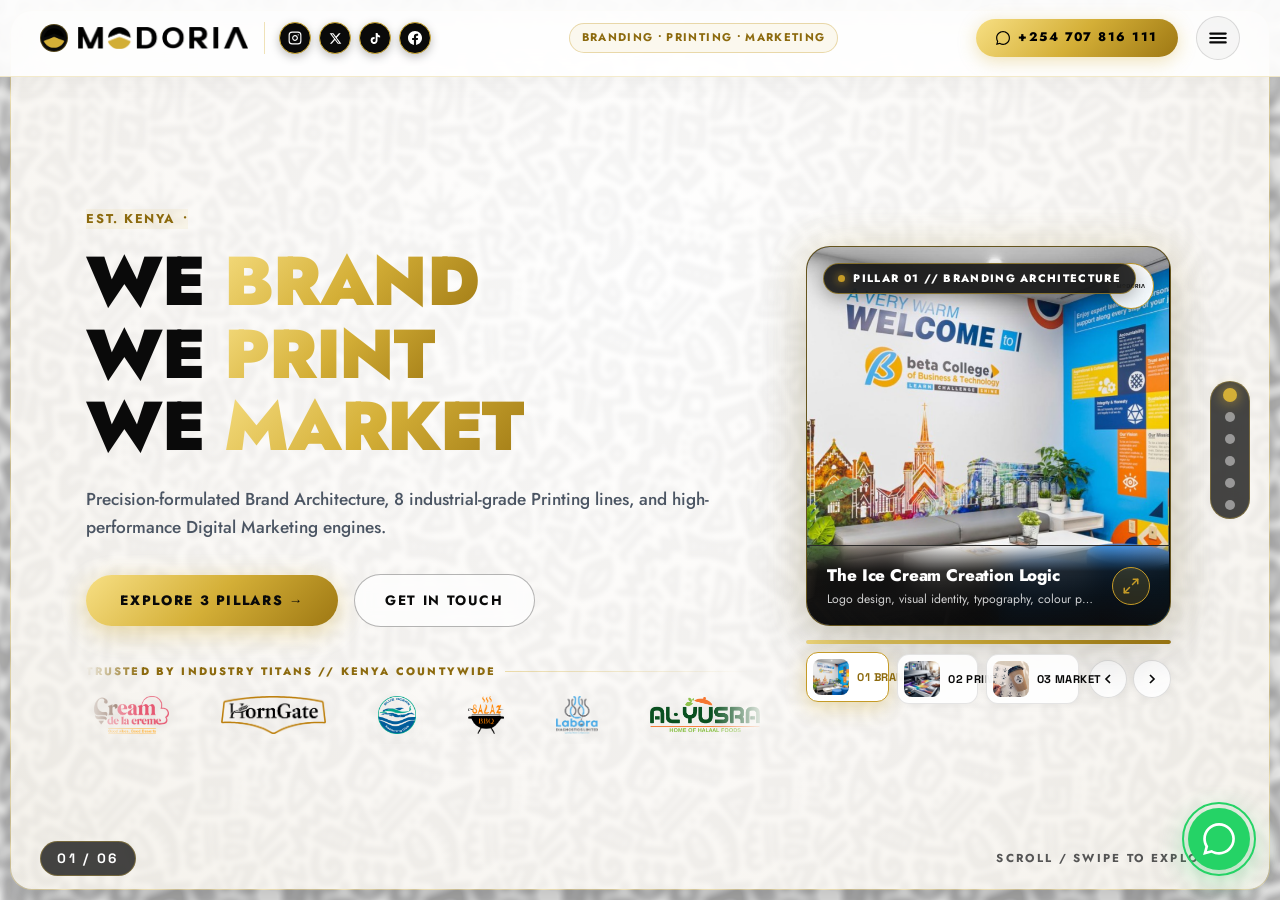
<file: index.html>
<!DOCTYPE html>
<html lang="en">

<head>
  <meta charset="UTF-8">
  <meta name="viewport" content="width=device-width, initial-scale=1.0">
  <title>MODORIA | Branding, Printing &amp; Marketing Kenya</title>
  <meta name="description"
    content="Modoria Limited: Kenya's premier Branding, Precision Printing, and Digital Marketing powerhouse. Artisanal Ice Cream brand logic, 8 industrial manufacturing lines &amp; digital growth.">
  <link rel="canonical" href="https://modoria.co.ke/">
  <link rel="icon" type="image/png" sizes="32x32" href="assets/brand/favicon-32x32.png">
  <link rel="icon" type="image/png" sizes="16x16" href="assets/brand/favicon-16x16.png">
  <link rel="apple-touch-icon" sizes="180x180" href="assets/brand/apple-touch-icon.png">
  <link rel="shortcut icon" href="favicon.ico">
  <link rel="manifest" href="site.webmanifest">
  <meta name="theme-color" content="#D4AF37">

  <!-- Open Graph / Social Sharing -->
  <meta property="og:site_name" content="Modoria Limited">
  <meta property="og:type" content="website">
  <meta property="og:url" content="https://modoria.co.ke/">
  <meta property="og:title" content="MODORIA | Branding, Precision Printing &amp; Marketing Kenya">
  <meta property="og:description" content="Kenya Countywide enterprise for Brand Architecture (Artisanal Ice Cream Logic), 8 Industrial Manufacturing lines, and Digital Performance Marketing.">
  <meta property="og:image" content="https://modoria.co.ke/assets/brand/modoria-emblem.png">

  <!-- Twitter Meta -->
  <meta name="twitter:card" content="summary_large_image">
  <meta name="twitter:title" content="MODORIA | Branding, Precision Printing &amp; Marketing Kenya">
  <meta name="twitter:description" content="Kenya Countywide enterprise for Brand Architecture, 8 Industrial Printing lines, and Performance Marketing.">
  <meta name="twitter:image" content="https://modoria.co.ke/assets/brand/modoria-emblem.png">

  <!-- Organization Schema -->
  <script type="application/ld+json">
  {
    "@context": "https://schema.org",
    "@type": "Organization",
    "name": "Modoria Limited",
    "url": "https://modoria.co.ke",
    "logo": "https://modoria.co.ke/assets/brand/modoria-emblem.png",
    "description": "Kenya Countywide powerhouse for Brand Architecture, 8 Industrial Printing manufacturing lines, and Digital Growth Marketing.",
    "telephone": "+254707816111",
    "email": "info@modoria.co.ke",
    "areaServed": "Kenya",
    "sameAs": [
      "https://wa.me/254707816111",
      "https://www.instagram.com/modoria.ke?stkn=MXN6cDlkdDVsbmNkbQ%3D%3D&utm_source=qr",
      "https://www.tiktok.com/@modoria.ke?_r=1&_t=ZS-99YtKK3ql3F",
      "https://x.com/modoria_ke?s=11",
      "https://www.facebook.com/share/19QXa8VBAV/?mibextid=wwXIfr"
    ]
  }
  </script>

  <link rel="preconnect" href="https://fonts.googleapis.com">
  <link rel="preconnect" href="https://fonts.gstatic.com" crossorigin>
  <link
    href="https://fonts.googleapis.com/css2?family=Jost:ital,wght@0,100..900;1,100..900&family=Space+Grotesk:wght@400;500;600;700&display=swap"
    rel="stylesheet">
  <link rel="stylesheet" href="css/style.css">
</head>

<body class="fullscreen-slider">

  <div class="bg-pattern-watermark"></div>
  <div class="ambient-glow"></div>

  <div class="topbar">
    <div class="topbar-left">
      <a href="index.html" class="logo-link" aria-label="Modoria Home">
        <img src="assets/brand/modoria-emblem.png" alt="Modoria Emblem" class="topbar-emblem-icon">
        <img src="assets/brand/modoria-logo.png" alt="Modoria Brand" class="topbar-logo-text">
      </a>

      <div class="topbar-socials" aria-label="Official Social Channels">
        <a href="https://www.instagram.com/modoria.ke?stkn=MXN6cDlkdDVsbmNkbQ%3D%3D&amp;utm_source=qr" target="_blank" rel="noopener" class="social-icon-btn" title="Follow Modoria on Instagram" aria-label="Instagram">
          <svg width="14" height="14" viewBox="0 0 24 24" fill="none" stroke="currentColor" stroke-width="2" stroke-linecap="round" stroke-linejoin="round"><rect x="2" y="2" width="20" height="20" rx="5" ry="5"/><path d="M16 11.37A4 4 0 1 1 12.63 8 4 4 0 0 1 16 11.37z"/><line x1="17.5" y1="6.5" x2="17.51" y2="6.5"/></svg>
        </a>
        <a href="https://x.com/modoria_ke?s=11" target="_blank" rel="noopener" class="social-icon-btn" title="Follow Modoria on X (Twitter)" aria-label="X (Twitter)">
          <svg width="13" height="13" viewBox="0 0 24 24" fill="currentColor"><path d="M18.244 2.25h3.308l-7.227 8.26 8.502 11.24H16.17l-5.214-6.817L4.99 21.75H1.68l7.73-8.835L1.254 2.25H8.08l4.713 6.231zm-1.161 17.52h1.833L7.084 4.126H5.117z"/></svg>
        </a>
        <a href="https://www.tiktok.com/@modoria.ke?_r=1&amp;_t=ZS-99YtKK3ql3F" target="_blank" rel="noopener" class="social-icon-btn" title="Follow Modoria on TikTok" aria-label="TikTok">
          <svg width="13" height="13" viewBox="0 0 24 24" fill="currentColor"><path d="M19.59 6.69a4.83 4.83 0 0 1-3.77-4.25V2h-3.45v13.67a2.89 2.89 0 0 1-5.2 1.74 2.89 2.89 0 0 1 2.31-4.64c.298-.002.595.042.88.13V9.4a6.33 6.33 0 0 0-1-.08A6.34 6.34 0 0 0 3 15.66a6.34 6.34 0 0 0 10.82 4.47 6.3 6.3 0 0 0 1.93-4.51V8.6a8.18 8.18 0 0 0 4.77 1.52v-3.4a4.85 4.85 0 0 1-.93-.03z"/></svg>
        </a>
        <a href="https://www.facebook.com/share/19QXa8VBAV/?mibextid=wwXIfr" target="_blank" rel="noopener" class="social-icon-btn" title="Follow Modoria on Facebook" aria-label="Facebook">
          <svg width="14" height="14" viewBox="0 0 24 24" fill="currentColor"><path d="M24 12.073c0-6.627-5.373-12-12-12s-12 5.373-12 12c0 5.99 4.388 10.954 10.125 11.854v-8.385H7.078v-3.47h3.047V9.43c0-3.007 1.792-4.669 4.533-4.669 1.312 0 2.686.235 2.686.235v2.953H15.83c-1.491 0-1.956.925-1.956 1.874v2.25h3.328l-.532 3.47h-2.796v8.385C19.612 23.027 24 18.062 24 12.073z"/></svg>
        </a>
      </div>
    </div>

    <div class="topbar-tag">BRANDING &bull; PRINTING &bull; MARKETING</div>

    <div class="topbar-actions">
      <a href="https://wa.me/254707816111" target="_blank" rel="noopener" class="btn-concierge-quick">
        <svg width="14" height="14" viewBox="0 0 24 24" fill="currentColor">
          <path
            d="M.057 24l1.687-6.163c-1.041-1.804-1.588-3.849-1.587-5.946.003-6.556 5.338-11.891 11.893-11.891 3.181.001 6.167 1.24 8.413 3.488 2.245 2.248 3.481 5.236 3.48 8.414-.003 6.557-5.338 11.892-11.893 11.892-1.99-.001-3.951-.5-5.688-1.448l-6.305 1.654zm6.597-3.807c1.676.995 3.276 1.591 5.392 1.592 5.448 0 9.886-4.434 9.889-9.885.002-5.462-4.415-9.89-9.881-9.892-5.452 0-9.887 4.434-9.889 9.884-.001 2.225.651 3.891 1.746 5.634l-.999 3.648 3.742-.981z" />
        </svg>
        <span>+254 707 816 111</span>
      </a>

      <button class="menu-toggle" id="menuToggle" aria-expanded="false" aria-label="Open menu">
        <svg width="22" height="22" viewBox="0 0 20 20" fill="none">
          <line class="bar bar-top" x1="3" y1="6" x2="17" y2="6" stroke="#000" stroke-width="2"
            stroke-linecap="round" />
          <line class="bar bar-mid" x1="3" y1="10" x2="17" y2="10" stroke="#000" stroke-width="2"
            stroke-linecap="round" />
          <line class="bar bar-bot" x1="3" y1="14" x2="17" y2="14" stroke="#000" stroke-width="2"
            stroke-linecap="round" />
        </svg>
      </button>
    </div>
  </div>

  <!-- GSAP Multi-Panel Navigation Drawer -->
  <div class="nav" id="nav">
    <div class="nav-bg"></div>

    <!-- Top Panel: Stark White Editorial Menu -->
    <div class="nav-top nav-border nav-panel" id="navTop">
      <ul class="nav-list">
        <li class="nav-item">
          <a class="nav-link" href="index.html">
            <span>HOME</span>
            <span class="nav-num">01 //</span>
          </a>
        </li>
        <li class="nav-item">
          <a class="nav-link" href="services.html">
            <span>SERVICE MATRIX</span>
            <span class="nav-num">02 //</span>
          </a>
        </li>
        <li class="nav-item">
          <a class="nav-link" href="process.html">
            <span>CREATIVE &amp; PROCESS</span>
            <span class="nav-num">03 //</span>
          </a>
        </li>
        <li class="nav-item">
          <a class="nav-link" href="contact.html">
            <span>BOOKING</span>
            <span class="nav-num">04 //</span>
          </a>
        </li>
      </ul>
      <div class="nav-login">
        <div class="nav-login-tag">
          <span class="nav-login-dot"></span>
          <span> KENYA COUNTYWIDE</span>
        </div>
        <span style="font-family: var(--font-mono); font-size: 0.72rem; color: #888;">EST. MODORIA</span>
      </div>
    </div>

    <!-- Middle Panel: Gold Luxury Spotlight Card -->
    <div class="nav-middle nav-border nav-panel" id="navMiddle">
      <div class="nav-middle-header">Featured Case Study // 2026</div>
      <div class="nav-middle-card">
        <div class="nav-middle-badge">
          <svg width="22" height="22" viewBox="0 0 24 24" fill="none" stroke="currentColor" stroke-width="2"
            stroke-linecap="round" stroke-linejoin="round">
            <polygon points="12 2 2 7 12 12 22 7 12 2" />
            <polyline points="2 17 12 22 22 17" />
            <polyline points="2 12 12 17 22 12" />
          </svg>
        </div>
        <div class="nav-middle-info">
          <div class="nav-middle-title">R3 Realtors Limited</div>
          <div class="nav-middle-desc">Complete Brand Architecture &bull; Real | Realty | Relationships</div>
        </div>
      </div>
      <div class="nav-middle-actions">
        <a href="process.html">Explore Case Study &rarr;</a>
      </div>
    </div>

    <!-- Bottom Panel: Charcoal & Socials -->
    <div class="nav-bottom nav-border nav-panel" id="navBottom">
      <ul class="nav-socials">
        <li>
          <a href="https://www.instagram.com/modoria.ke?stkn=MXN6cDlkdDVsbmNkbQ%3D%3D&amp;utm_source=qr" target="_blank" rel="noopener">
            <svg width="14" height="14" viewBox="0 0 24 24" fill="none" stroke="currentColor" stroke-width="2" stroke-linecap="round" stroke-linejoin="round"><rect x="2" y="2" width="20" height="20" rx="5" ry="5"/><path d="M16 11.37A4 4 0 1 1 12.63 8 4 4 0 0 1 16 11.37z"/><line x1="17.5" y1="6.5" x2="17.51" y2="6.5"/></svg>
            <span>Instagram</span>
          </a>
        </li>
        <li>
          <a href="https://x.com/modoria_ke?s=11" target="_blank" rel="noopener">
            <svg width="13" height="13" viewBox="0 0 24 24" fill="currentColor"><path d="M18.244 2.25h3.308l-7.227 8.26 8.502 11.24H16.17l-5.214-6.817L4.99 21.75H1.68l7.73-8.835L1.254 2.25H8.08l4.713 6.231zm-1.161 17.52h1.833L7.084 4.126H5.117z"/></svg>
            <span>X / Twitter</span>
          </a>
        </li>
        <li>
          <a href="https://www.tiktok.com/@modoria.ke?_r=1&amp;_t=ZS-99YtKK3ql3F" target="_blank" rel="noopener">
            <svg width="13" height="13" viewBox="0 0 24 24" fill="currentColor"><path d="M19.59 6.69a4.83 4.83 0 0 1-3.77-4.25V2h-3.45v13.67a2.89 2.89 0 0 1-5.2 1.74 2.89 2.89 0 0 1 2.31-4.64c.298-.002.595.042.88.13V9.4a6.33 6.33 0 0 0-1-.08A6.34 6.34 0 0 0 3 15.66a6.34 6.34 0 0 0 10.82 4.47 6.3 6.3 0 0 0 1.93-4.51V8.6a8.18 8.18 0 0 0 4.77 1.52v-3.4a4.85 4.85 0 0 1-.93-.03z"/></svg>
            <span>TikTok</span>
          </a>
        </li>
        <li>
          <a href="https://www.facebook.com/share/19QXa8VBAV/?mibextid=wwXIfr" target="_blank" rel="noopener">
            <svg width="14" height="14" viewBox="0 0 24 24" fill="currentColor"><path d="M24 12.073c0-6.627-5.373-12-12-12s-12 5.373-12 12c0 5.99 4.388 10.954 10.125 11.854v-8.385H7.078v-3.47h3.047V9.43c0-3.007 1.792-4.669 4.533-4.669 1.312 0 2.686.235 2.686.235v2.953H15.83c-1.491 0-1.956.925-1.956 1.874v2.25h3.328l-.532 3.47h-2.796v8.385C19.612 23.027 24 18.062 24 12.073z"/></svg>
            <span>Facebook</span>
          </a>
        </li>
      </ul>
      <div class="nav-asset-badge">
        <span>+254 707 816 111</span>
      </div>
    </div>
  </div>


  <!-- GSAP OBSERVER FULLSCREEN WRAPPER -->
  <div class="observer-container">

    <!-- SLIDE 01: HERO BRAND STATEMENT -->
    <section class="obs-section first theme-white">
      <div class="outer">
        <div class="inner">
          <div class="bg hero-bg-wrap">
            <div class="slide-content-wrap">
              <div>
                <div class="slide-eyebrow anim-fade">
                  <span>EST. KENYA</span>
                  <span>&bull;</span>

                </div>
                <h1 class="section-heading anim-fade">
                  WE <span class="gold-text">BRAND</span><br>
                  WE <span class="gold-text">PRINT</span><br>
                  WE <span class="gold-text">MARKET</span><br>

                </h1>
                <p class="slide-desc anim-fade">
                  Precision-formulated Brand Architecture, 8
                  industrial-grade Printing lines, and high-performance Digital Marketing engines.
                </p>
                <div class="slide-actions anim-fade">
                  <a href="services.html" class="btn-gold">Explore 3 Pillars &rarr;</a>
                  <a href="https://wa.me/254707816111?text=Hello%20Modoria,%20I%20would%20like%20to%20get%20in%20touch%20with%20your%20team."
                    target="_blank" rel="noopener" class="btn-outline">Get in touch</a>
                </div>

                <!-- BORDERLESS FLOATING CLIENT MARQUEE TICKER -->
                <div class="hero-floating-scroller-wrap anim-fade">
                  <div class="hero-floating-header">
                    <span>TRUSTED BY INDUSTRY TITANS // KENYA COUNTYWIDE</span>
                  </div>
                  <div class="marquee-track-smooth">
                    <!-- Set 1 -->
                    <div class="floating-logo-item" title="Cream de la Creme"><img
                        src="assets/clients/cream-de-la-creme.png" alt="Cream de la Creme"></div>
                    <div class="floating-logo-item" title="HornGate"><img src="assets/clients/horngate.png"
                        alt="HornGate"></div>
                    <div class="floating-logo-item" title="Blue Ocean Swimming Club"><img
                        src="assets/clients/blue-ocean-swimming.png" alt="Blue Ocean Swimming Club"></div>
                    <div class="floating-logo-item" title="Salaz BBQ"><img src="assets/clients/salaz-bbq.png"
                        alt="Salaz BBQ"></div>
                    <div class="floating-logo-item" title="Labora Diagnostics"><img
                        src="assets/clients/labora-diagnostics.png" alt="Labora Diagnostics"></div>
                    <div class="floating-logo-item" title="Al Yusra Halaal Foods"><img src="assets/clients/al-yusra.png"
                        alt="Al Yusra Halaal Foods"></div>
                    <div class="floating-logo-item" title="Buhash Deals"><img src="assets/clients/buhash-deals.png"
                        alt="Buhash Deals"></div>
                    <div class="floating-logo-item" title="Empowering Hearts"><img
                        src="assets/clients/empowering-hearts.png" alt="Empowering Hearts"></div>
                    <div class="floating-logo-item" title="Kenya Sports"><img
                        src="assets/clients/kenya-athletics-crest.png" alt="Kenya Sports"></div>

                    <!-- Set 2 (Duplicated for seamless infinite loop) -->
                    <div class="floating-logo-item" title="Cream de la Creme"><img
                        src="assets/clients/cream-de-la-creme.png" alt="Cream de la Creme"></div>
                    <div class="floating-logo-item" title="HornGate"><img src="assets/clients/horngate.png"
                        alt="HornGate"></div>
                    <div class="floating-logo-item" title="Blue Ocean Swimming Club"><img
                        src="assets/clients/blue-ocean-swimming.png" alt="Blue Ocean Swimming Club"></div>
                    <div class="floating-logo-item" title="Salaz BBQ"><img src="assets/clients/salaz-bbq.png"
                        alt="Salaz BBQ"></div>
                    <div class="floating-logo-item" title="Labora Diagnostics"><img
                        src="assets/clients/labora-diagnostics.png" alt="Labora Diagnostics"></div>
                    <div class="floating-logo-item" title="Al Yusra Halaal Foods"><img src="assets/clients/al-yusra.png"
                        alt="Al Yusra Halaal Foods"></div>
                    <div class="floating-logo-item" title="Buhash Deals"><img src="assets/clients/buhash-deals.png"
                        alt="Buhash Deals"></div>
                    <div class="floating-logo-item" title="Empowering Hearts"><img
                        src="assets/clients/empowering-hearts.png" alt="Empowering Hearts"></div>
                    <div class="floating-logo-item" title="Kenya Sports"><img
                        src="assets/clients/kenya-athletics-crest.png" alt="Kenya Sports"></div>
                  </div>
                </div>
              </div>

              <!-- Interactive Hero Showcase Card & Gallery Controls -->
              <div class="anim-fade hero-showcase-column">
                <div class="hero-showcase-card" id="heroShowcaseCard">
                  <!-- Floating Modoria Brand Seal -->
                  <div class="hero-seal-badge">
                    <img src="assets/brand/modoria-logo.png" alt="Modoria Official Seal">
                  </div>

                  <!-- Slides Viewport -->
                  <div class="hero-card-viewport">
                    <div class="hero-card-slide active" data-index="0"
                      data-lightbox="assets/brand/wall-branding-beta.jpg">
                      <img src="assets/brand/wall-branding-beta.jpg" alt="Brand Architecture and Office Wall Branding">
                    </div>
                    <div class="hero-card-slide" data-index="1" data-lightbox="assets/brand/hero-printing-press.jpg">
                      <img src="assets/brand/hero-printing-press.jpg"
                        alt="Industrial Wide-Format Digital Printing Machine">
                    </div>
                    <div class="hero-card-slide" data-index="2" data-lightbox="assets/brand/coffee-cup-stickers.jpg">
                      <img src="assets/brand/coffee-cup-stickers.jpg" alt="Marketing & Packaging Collateral">
                    </div>
                  </div>

                  <!-- Top Pill Badge -->
                  <div class="hero-card-pill" id="heroCardPill">
                    <span class="pill-dot"></span>
                    <span id="heroPillText">PILLAR 01 // BRANDING ARCHITECTURE</span>
                  </div>

                  <!-- Bottom Glass Caption Bar -->
                  <div class="hero-card-glassbar">
                    <div class="hero-card-meta">
                      <h3 class="hero-card-title" id="heroCardTitle">Branding & Identity Architecture</h3>
                      <p class="hero-card-subtitle" id="heroCardSub">Logo design, visual identity, typography, colour
                        palettes &amp; vector assets</p>
                    </div>
                    <button class="hero-zoom-btn" id="heroZoomBtn" aria-label="Expand image in lightbox"
                      title="View Fullscreen">
                      <svg width="18" height="18" viewBox="0 0 24 24" fill="none" stroke="currentColor" stroke-width="2"
                        stroke-linecap="round" stroke-linejoin="round">
                        <polyline points="15 3 21 3 21 9"></polyline>
                        <polyline points="9 21 3 21 3 15"></polyline>
                        <line x1="21" y1="3" x2="14" y2="10"></line>
                        <line x1="3" y1="21" x2="10" y2="14"></line>
                      </svg>
                    </button>
                  </div>
                </div>

                <!-- Interactive Gallery Switchers & Progress Bar -->
                <div class="hero-gallery-bar">
                  <!-- Progress Bar -->
                  <div class="hero-progress-track">
                    <div class="hero-progress-bar" id="heroProgressBar"></div>
                  </div>

                  <!-- Thumbnail Switchers & Prev/Next -->
                  <div class="hero-gallery-controls">
                    <div class="hero-thumb-group">
                      <button class="hero-thumb-btn active" data-index="0" aria-label="Slide 1: Branding">
                        <img src="assets/brand/wall-branding-beta.jpg" alt="Thumbnail Branding">
                        <span class="hero-thumb-label">01 Brand</span>
                      </button>
                      <button class="hero-thumb-btn" data-index="1" aria-label="Slide 2: Printing">
                        <img src="assets/brand/hero-printing-press.jpg" alt="Thumbnail Printing">
                        <span class="hero-thumb-label">02 Print</span>
                      </button>
                      <button class="hero-thumb-btn" data-index="2" aria-label="Slide 3: Marketing">
                        <img src="assets/brand/coffee-cup-stickers.jpg" alt="Thumbnail Marketing">
                        <span class="hero-thumb-label">03 Market</span>
                      </button>
                    </div>

                    <div class="hero-arrows">
                      <button class="hero-arrow-btn" id="heroPrevBtn" aria-label="Previous Slide">
                        <svg width="16" height="16" viewBox="0 0 24 24" fill="none" stroke="currentColor"
                          stroke-width="2.5">
                          <polyline points="15 18 9 12 15 6"></polyline>
                        </svg>
                      </button>
                      <button class="hero-arrow-btn" id="heroNextBtn" aria-label="Next Slide">
                        <svg width="16" height="16" viewBox="0 0 24 24" fill="none" stroke="currentColor"
                          stroke-width="2.5">
                          <polyline points="9 18 15 12 9 6"></polyline>
                        </svg>
                      </button>
                    </div>
                  </div>
                </div>
              </div>

            </div>
          </div>
        </div>
      </div>
    </section>

    <!-- SLIDE 02: PILLAR 01 - BRANDING ARCHITECTURE -->
    <section class="obs-section second theme-gold">
      <div class="outer">
        <div class="inner">
          <div class="bg">
            <div class="slide-content-wrap">
              <div>
                <div class="slide-eyebrow anim-fade">PILLAR 01 // BRANDING &amp; IDENTITY</div>
                <h2 class="section-heading anim-fade">
                  BRANDING <span class="gold-text">IDENTITY </span> ARCHITECTURE.
                </h2>
                <p class="slide-desc anim-fade">
                  Crafting iconic brands like artisanal gelato: Base Formula Strategy &rarr; Signature Logo Mark &rarr;
                  Typography Texture &rarr; Color Palette Swirls &rarr; Digital &amp; Print-Ready Master Kits.
                </p>
                <div class="slide-actions anim-fade">
                  <a href="services.html#branding" class="btn-gold">Explore Branding &rarr;</a>
                  <a href="https://wa.me/254707816111?text=Hello%20Modoria,%20I%20would%20like%20to%20get%20in%20touch%20regarding%20Branding%20and%20Identity."
                    target="_blank" rel="noopener" class="btn-outline">Get in touch</a>
                </div>
              </div>

              <div class="slide-visual-card anim-fade">
                <span class="visual-badge">BRANDING ARCHITECTURE</span>
                <img src="assets/case-studies/r3_mockup_stationery.jpg" alt="Brand Identity Collateral">
              </div>
            </div>
          </div>
        </div>
      </div>
    </section>

    <!-- SLIDE 03: PILLAR 02 - PRECISION PRINTING -->
    <section class="obs-section third theme-black">
      <div class="outer">
        <div class="inner">
          <div class="bg">
            <div class="slide-content-wrap">
              <div>
                <div class="slide-eyebrow anim-fade">PILLAR 02 // PRECISION PRINTING</div>
                <h2 class="section-heading anim-fade">
                  PRINTING <span class="gold-text">PRODUCTION </span>
                </h2>
                <p class="slide-desc anim-fade">
                  Graphic Design for print, Large Format, Vehicle Wraps, Signage &amp; 3D Fabrication, T-Shirt &amp;
                  Apparel, Brochures &amp; Catalogues, Stickers &amp; Labels, and Promotional Swag.
                </p>
                <div class="slide-actions anim-fade">
                  <a href="services.html#printing" class="btn-gold">Explore 8 Print Options &rarr;</a>
                  <a href="https://wa.me/254707816111?text=Hello%20Modoria,%20I%20would%20like%20to%20get%20in%20touch%20regarding%20Printing%20Solutions."
                    target="_blank" rel="noopener" class="btn-outline">Get in touch</a>
                </div>
              </div>

              <div class="slide-visual-card anim-fade">
                <span class="visual-badge">INDUSTRIAL MANUFACTURING</span>
                <img src="assets/case-studies/r3_mockup_billboard.jpg" alt="Large Format Printing and Signage">
              </div>
            </div>
          </div>
        </div>
      </div>
    </section>

    <!-- SLIDE 04: PILLAR 03 - PERFORMANCE MARKETING -->
    <section class="obs-section fourth theme-white">
      <div class="outer">
        <div class="inner">
          <div class="bg">
            <div class="slide-content-wrap">
              <div>
                <div class="slide-eyebrow anim-fade">PILLAR 03 // PERFORMANCE MARKETING</div>
                <h2 class="section-heading anim-fade">
                  Marketing &amp; <span class="gold-text">Digital </span> Acceleration.
                </h2>
                <p class="slide-desc anim-fade">
                  Full-funnel Digital Marketing Strategy, Meta Ads (Facebook &amp; Instagram), Google Ads PPC, Google
                  Search Console &amp; Technical SEO, and Social Media Management.
                </p>
                <div class="slide-actions anim-fade">
                  <a href="services.html#marketing" class="btn-gold">Explore Marketing &rarr;</a>
                  <a href="https://wa.me/254707816111?text=Hello%20Modoria,%20I%20would%20like%20to%20get%20in%20touch%20regarding%20Digital%20Marketing."
                    target="_blank" rel="noopener" class="btn-outline">Get in touch</a>
                </div>
              </div>

              <div class="slide-visual-card anim-fade">
                <span class="visual-badge">DIGITAL GROWTH</span>
                <img src="assets/case-studies/r3_mockup_website.jpg" alt="Digital Marketing and Web Systems">
              </div>
            </div>
          </div>
        </div>
      </div>
    </section>

    <!-- SLIDE 05: FEATURED CASE STUDY - R3 REALTORS -->
    <section class="obs-section fifth theme-gold">
      <div class="outer">
        <div class="inner">
          <div class="bg">
            <div class="slide-content-wrap">
              <div>
                <div class="slide-eyebrow anim-fade" style="color: var(--teal-r3);">CASE STUDY // 2026 CLIENT SPOTLIGHT
                </div>
                <h2 class="section-heading anim-fade">
                  Client <span class="gold-text">Sportlight </span>.
                </h2>
                <p class="slide-desc anim-fade">
                  A full-scale brand identity, printing, and industrial application system developed for Kenya's premier
                  property group. Real | Realty | Relationships.
                </p>
                <div class="slide-actions anim-fade">
                  <a href="process.html" class="btn-gold">View Full Case Study &rarr;</a>
                  <a href="https://wa.me/254707816111?text=Hello%20Modoria,%20I%20would%20like%20to%20get%20in%20touch%20regarding%20a%20Brand%20Case%20Study%20like%20R3%20Realtors."
                    target="_blank" rel="noopener" class="btn-outline">Get in touch</a>
                </div>
              </div>

              <div class="slide-visual-card anim-fade" style="border-color: rgba(2, 110, 133, 0.4);">
                <span class="visual-badge" style="background: rgba(2, 110, 133, 0.9); color: #fff;">CASE STUDY
                  ARTIFACT</span>
                <img src="assets/case-studies/r3_mockup_safety_vest.jpg" alt="R3 Realtors Safety Apparel & Fleet">
              </div>
            </div>
          </div>
        </div>
      </div>
    </section>

    <!-- SLIDE 06: CENTRALISED FLOATING CLIENT LOGOS & READY TO ELEVATE YOUR BRAND -->
    <section class="obs-section sixth theme-white">
      <div class="outer">
        <div class="inner">
          <div class="bg">

            <div class="slide-content-wrap centered-editorial slide06-viewport-centered">

              <div class="slide06-centralised-wrapper">

                <!-- CENTRALISED FLOATING LOGO SHOWCASE STREAM -->
                <div class="centralised-logo-stream anim-fade">
                  <div class="centralised-stream-track">
                    <!-- Set 1: All 9 Verified Client Brands -->
                    <div class="bold-floating-logo" title="HornGate"><img src="assets/clients/horngate.png"
                        alt="HornGate"></div>
                    <div class="bold-floating-logo" title="Salaz BBQ"><img src="assets/clients/salaz-bbq.png"
                        alt="Salaz BBQ"></div>
                    <div class="bold-floating-logo" title="Labora Diagnostics Limited"><img
                        src="assets/clients/labora-diagnostics.png" alt="Labora Diagnostics"></div>
                    <div class="bold-floating-logo" title="Al Yusra - Home of Halaal Foods"><img
                        src="assets/clients/al-yusra.png" alt="Al Yusra"></div>
                    <div class="bold-floating-logo" title="Cream de la Creme"><img
                        src="assets/clients/cream-de-la-creme.png" alt="Cream de la Creme"></div>
                    <div class="bold-floating-logo" title="Blue Ocean Swimming Club"><img
                        src="assets/clients/blue-ocean-swimming.png" alt="Blue Ocean Swimming"></div>
                    <div class="bold-floating-logo" title="Buhash Deals"><img src="assets/clients/buhash-deals.png"
                        alt="Buhash Deals"></div>
                    <div class="bold-floating-logo" title="Empowering Hearts NGO"><img
                        src="assets/clients/empowering-hearts.png" alt="Empowering Hearts"></div>
                    <div class="bold-floating-logo" title="Kenya Sports Initiative"><img
                        src="assets/clients/kenya-athletics-crest.png" alt="Kenya Sports"></div>

                    <!-- Set 2: Duplicate Set for Seamless Flow -->
                    <div class="bold-floating-logo" title="HornGate"><img src="assets/clients/horngate.png"
                        alt="HornGate"></div>
                    <div class="bold-floating-logo" title="Salaz BBQ"><img src="assets/clients/salaz-bbq.png"
                        alt="Salaz BBQ"></div>
                    <div class="bold-floating-logo" title="Labora Diagnostics Limited"><img
                        src="assets/clients/labora-diagnostics.png" alt="Labora Diagnostics"></div>
                    <div class="bold-floating-logo" title="Al Yusra - Home of Halaal Foods"><img
                        src="assets/clients/al-yusra.png" alt="Al Yusra"></div>
                    <div class="bold-floating-logo" title="Cream de la Creme"><img
                        src="assets/clients/cream-de-la-creme.png" alt="Cream de la Creme"></div>
                    <div class="bold-floating-logo" title="Blue Ocean Swimming Club"><img
                        src="assets/clients/blue-ocean-swimming.png" alt="Blue Ocean Swimming"></div>
                    <div class="bold-floating-logo" title="Buhash Deals"><img src="assets/clients/buhash-deals.png"
                        alt="Buhash Deals"></div>
                    <div class="bold-floating-logo" title="Empowering Hearts NGO"><img
                        src="assets/clients/empowering-hearts.png" alt="Empowering Hearts"></div>
                    <div class="bold-floating-logo" title="Kenya Sports Initiative"><img
                        src="assets/clients/kenya-athletics-crest.png" alt="Kenya Sports"></div>

                    <!-- Set 3: Triplicate Set for Ultrawide Seamless Flow -->
                    <div class="bold-floating-logo" title="HornGate"><img src="assets/clients/horngate.png"
                        alt="HornGate"></div>
                    <div class="bold-floating-logo" title="Salaz BBQ"><img src="assets/clients/salaz-bbq.png"
                        alt="Salaz BBQ"></div>
                    <div class="bold-floating-logo" title="Labora Diagnostics Limited"><img
                        src="assets/clients/labora-diagnostics.png" alt="Labora Diagnostics"></div>
                    <div class="bold-floating-logo" title="Al Yusra - Home of Halaal Foods"><img
                        src="assets/clients/al-yusra.png" alt="Al Yusra"></div>
                    <div class="bold-floating-logo" title="Cream de la Creme"><img
                        src="assets/clients/cream-de-la-creme.png" alt="Cream de la Creme"></div>
                    <div class="bold-floating-logo" title="Blue Ocean Swimming Club"><img
                        src="assets/clients/blue-ocean-swimming.png" alt="Blue Ocean Swimming"></div>
                    <div class="bold-floating-logo" title="Buhash Deals"><img src="assets/clients/buhash-deals.png"
                        alt="Buhash Deals"></div>
                    <div class="bold-floating-logo" title="Empowering Hearts NGO"><img
                        src="assets/clients/empowering-hearts.png" alt="Empowering Hearts"></div>
                    <div class="bold-floating-logo" title="Kenya Sports Initiative"><img
                        src="assets/clients/kenya-athletics-crest.png" alt="Kenya Sports"></div>
                  </div>
                </div>

                <!-- EDITORIAL CONTENT (CENTRALISED & BALANCED) -->
                <div class="slide06-centered-content">

                  <div class="slide-eyebrow anim-fade">
                    <span>MODORIA CLIENT PORTFOLIO</span>
                    <span>&bull;</span>
                    <span>KENYA COUNTYWIDE</span>
                  </div>

                  <h2 class="section-heading anim-fade">
                    READY TO <span class="gold-text">ELEVATE</span> YOUR BRAND?
                  </h2>

                  <p class="slide-desc anim-fade">
                    Join the ranks of leading enterprises across Kenya. Connect directly with the <strong>Modoria
                      Executive Team</strong> for bespoke brand architecture, precision wide-format printing, and
                    performance digital marketing.
                  </p>

                  <div class="slide-actions anim-fade">
                    <a href="https://wa.me/254707816111" target="_blank" rel="noopener" class="btn-gold">
                      <svg width="18" height="18" viewBox="0 0 24 24" fill="currentColor">
                        <path
                          d="M.057 24l1.687-6.163c-1.041-1.804-1.588-3.849-1.587-5.946.003-6.556 5.338-11.891 11.893-11.891 3.181.001 6.167 1.24 8.413 3.488 2.245 2.248 3.481 5.236 3.48 8.414-.003 6.557-5.338 11.892-11.893 11.892-1.99-.001-3.951-.5-5.688-1.448l-6.305 1.654zm6.597-3.807c1.676.995 3.276 1.591 5.392 1.592 5.448 0 9.886-4.434 9.889-9.885.002-5.462-4.415-9.89-9.881-9.892-5.452 0-9.887 4.434-9.889 9.884-.001 2.225.651 3.891 1.746 5.634l-.999 3.648 3.742-.981z" />
                      </svg>
                      <span>Get in touch (+254 707 816 111)</span>
                    </a>
                    <a href="contact.html" class="btn-outline">Complete Booking Hub</a>
                  </div>
                  <div class="slide06-social-cluster anim-fade" style="display: flex; align-items: center; justify-content: center; gap: 12px; margin-top: 24px; flex-wrap: wrap;">
                    <span style="font-family: var(--font-futura, var(--font-mono)); font-size: 0.72rem; letter-spacing: 0.15em; color: #555; font-weight: 700;">CONNECT ACROSS KENYA:</span>
                    <div style="display: flex; gap: 8px;">
                      <a href="https://www.instagram.com/modoria.ke?stkn=MXN6cDlkdDVsbmNkbQ%3D%3D&amp;utm_source=qr" target="_blank" rel="noopener" class="social-icon-btn" title="Instagram" aria-label="Instagram"><svg width="14" height="14" viewBox="0 0 24 24" fill="none" stroke="currentColor" stroke-width="2" stroke-linecap="round" stroke-linejoin="round"><rect x="2" y="2" width="20" height="20" rx="5" ry="5"/><path d="M16 11.37A4 4 0 1 1 12.63 8 4 4 0 0 1 16 11.37z"/><line x1="17.5" y1="6.5" x2="17.51" y2="6.5"/></svg></a>
                      <a href="https://x.com/modoria_ke?s=11" target="_blank" rel="noopener" class="social-icon-btn" title="X (Twitter)" aria-label="X (Twitter)"><svg width="13" height="13" viewBox="0 0 24 24" fill="currentColor"><path d="M18.244 2.25h3.308l-7.227 8.26 8.502 11.24H16.17l-5.214-6.817L4.99 21.75H1.68l7.73-8.835L1.254 2.25H8.08l4.713 6.231zm-1.161 17.52h1.833L7.084 4.126H5.117z"/></svg></a>
                      <a href="https://www.tiktok.com/@modoria.ke?_r=1&amp;_t=ZS-99YtKK3ql3F" target="_blank" rel="noopener" class="social-icon-btn" title="TikTok" aria-label="TikTok"><svg width="13" height="13" viewBox="0 0 24 24" fill="currentColor"><path d="M19.59 6.69a4.83 4.83 0 0 1-3.77-4.25V2h-3.45v13.67a2.89 2.89 0 0 1-5.2 1.74 2.89 2.89 0 0 1 2.31-4.64c.298-.002.595.042.88.13V9.4a6.33 6.33 0 0 0-1-.08A6.34 6.34 0 0 0 3 15.66a6.34 6.34 0 0 0 10.82 4.47 6.3 6.3 0 0 0 1.93-4.51V8.6a8.18 8.18 0 0 0 4.77 1.52v-3.4a4.85 4.85 0 0 1-.93-.03z"/></svg></a>
                      <a href="https://www.facebook.com/share/19QXa8VBAV/?mibextid=wwXIfr" target="_blank" rel="noopener" class="social-icon-btn" title="Facebook" aria-label="Facebook"><svg width="14" height="14" viewBox="0 0 24 24" fill="currentColor"><path d="M24 12.073c0-6.627-5.373-12-12-12s-12 5.373-12 12c0 5.99 4.388 10.954 10.125 11.854v-8.385H7.078v-3.47h3.047V9.43c0-3.007 1.792-4.669 4.533-4.669 1.312 0 2.686.235 2.686.235v2.953H15.83c-1.491 0-1.956.925-1.956 1.874v2.25h3.328l-.532 3.47h-2.796v8.385C19.612 23.027 24 18.062 24 12.073z"/></svg></a>
                    </div>
                  </div>

                  <div class="slide06-trust-tags anim-fade">
                    <div><span>&bull;</span> All 47 Counties Dispatch</div>
                    <div><span>&bull;</span> Instant Quotes</div>
                    <div><span>&bull;</span> Fast Proofing</div>
                  </div>

                </div>

              </div>

            </div>

          </div>
        </div>
      </div>
    </section>

  </div>

  <!-- SLIDE DOTS NAVIGATION -->
  <div class="slide-nav-controls">
    <div class="slide-dot active" data-slide="0" title="Hero Statement"></div>
    <div class="slide-dot" data-slide="1" title="01 Branding"></div>
    <div class="slide-dot" data-slide="2" title="02 Printing"></div>
    <div class="slide-dot" data-slide="3" title="03 Marketing"></div>
    <div class="slide-dot" data-slide="4" title="Case Study"></div>
    <div class="slide-dot" data-slide="5" title="Concierge"></div>
  </div>

  <!-- BOTTOM BAR INFO -->
  <div class="slide-bottom-bar">
    <div class="slide-index-counter" id="slideCurrentIndex">01 / 06</div>
    <div class="slide-scroll-hint">
      <span>SCROLL / SWIPE TO EXPLORE</span>
      <svg width="14" height="14" viewBox="0 0 24 24" fill="none" stroke="currentColor" stroke-width="2">
        <path d="M12 5v14M19 12l-7 7-7-7" />
      </svg>
    </div>
  </div>

  <!-- Persistent Floating WhatsApp Concierge Bubble -->
  <button class="whatsapp-float-btn" id="waFloatBtn" aria-label="Chat on WhatsApp">
    <div class="whatsapp-pulse-ring"></div>
    <svg viewBox="0 0 24 24" fill="currentColor">
      <path
        d="M.057 24l1.687-6.163c-1.041-1.804-1.588-3.849-1.587-5.946.003-6.556 5.338-11.891 11.893-11.891 3.181.001 6.167 1.24 8.413 3.488 2.245 2.248 3.481 5.236 3.48 8.414-.003 6.557-5.338 11.892-11.893 11.892-1.99-.001-3.951-.5-5.688-1.448l-6.305 1.654zm6.597-3.807c1.676.995 3.276 1.591 5.392 1.592 5.448 0 9.886-4.434 9.889-9.885.002-5.462-4.415-9.89-9.881-9.892-5.452 0-9.887 4.434-9.889 9.884-.001 2.225.651 3.891 1.746 5.634l-.999 3.648 3.742-.981z" />
    </svg>
  </button>

  <!-- WhatsApp Inquiry Modal -->
  <div class="wa-modal-backdrop" id="waModal">
    <div class="wa-concierge-card">
      <div class="wa-card-header">
        <div class="wa-header-info">
          <div class="wa-avatar" style="display: flex; align-items: center; justify-content: center; background: #0A0A0A; padding: 2px;">
            <img src="assets/brand/favicon-32x32.png" alt="Modoria Emblem" style="width: 28px; height: 28px; border-radius: 50%; object-fit: contain;">
          </div>
          <div>
            <h4 style="font-size: 0.95rem; font-weight: 700; margin: 0;">Modoria Concierge</h4>
            <p style="font-size: 0.75rem; margin: 0; opacity: 0.85;">Online &bull; Instant Quote &amp; Inquiries</p>
          </div>
        </div>
        <button class="wa-close-btn" id="waCloseBtn" aria-label="Close modal">&times;</button>
      </div>
      <div class="wa-card-body">
        <label class="form-label" style="font-size: 0.72rem; color: #555;">Select Service for Charges &amp;
          Info:</label>
        <div style="margin-bottom: 14px;">
          <span class="wa-service-pill active" data-service="Branding &amp; Identity">🍨 Branding (Ice Cream
            Logic)</span>
          <span class="wa-service-pill" data-service="Logo Design">Logo Design</span>
          <span class="wa-service-pill" data-service="Printing Solutions">🖨️ Printing Solutions</span>
          <span class="wa-service-pill" data-service="Large Format Printing">Large Format</span>
          <span class="wa-service-pill" data-service="Vehicle Branding &amp; Wraps">Vehicle Wraps</span>
          <span class="wa-service-pill" data-service="Signage &amp; 3D Signs">Signage &amp; 3D</span>
          <span class="wa-service-pill" data-service="T-Shirt &amp; Apparel Print">T-Shirts &amp; Apparel</span>
          <span class="wa-service-pill" data-service="Brochures &amp; Catalogues">Brochures &amp; Catalogues</span>
          <span class="wa-service-pill" data-service="Stickers &amp; Labels">Stickers &amp; Labels</span>
          <span class="wa-service-pill" data-service="Promotional Materials">Promotional Swag</span>
          <span class="wa-service-pill" data-service="Digital Marketing">🚀 Digital Marketing</span>
          <span class="wa-service-pill" data-service="Meta &amp; Google Ads">Meta &amp; Google Ads</span>
          <span class="wa-service-pill" data-service="SEO &amp; Search Console">Search Console &amp; SEO</span>
          <span class="wa-service-pill" data-service="Social Media Management">Social Media Mgmt</span>
        </div>
        <label class="form-label" style="font-size: 0.72rem; color: #555;">Project Brief / Message:</label>
        <textarea id="waNoteInput" class="form-control" rows="3"
          placeholder="Tell us your quantity, dimensions, or timeline..."></textarea>
        <button class="btn-send-wa" id="waSendBtn">
          <span>Start WhatsApp Conversation</span>
          <svg width="16" height="16" viewBox="0 0 24 24" fill="currentColor">
            <path d="M2.01 21L23 12 2.01 3 2 10l15 2-15 2z" />
          </svg>
        </button>
      </div>
    </div>
  </div>

  <!-- Image Lightbox Modal -->
  <div class="lightbox-modal" id="lightboxModal">
    <div class="lightbox-content">
      <span class="lightbox-close" id="lightboxClose">&times;</span>
      <img id="lightboxImg" src="data:image/svg+xml,%3Csvg xmlns='http://www.w3.org/2000/svg'/%3E" alt="Modoria Showcase Zoom">
    </div>
  </div>


  <!-- GSAP & Scripts -->
  <script src="js/gsap.min.js" defer></script>
  <script src="js/Observer.min.js" defer></script>
  <script src="js/nav-drawer.js" defer></script>
  <script src="js/observer-slider.js" defer></script>
  <script src="js/hero-slider.js" defer></script>
  <script src="js/app.js" defer></script>
</body>

</html>
</file>
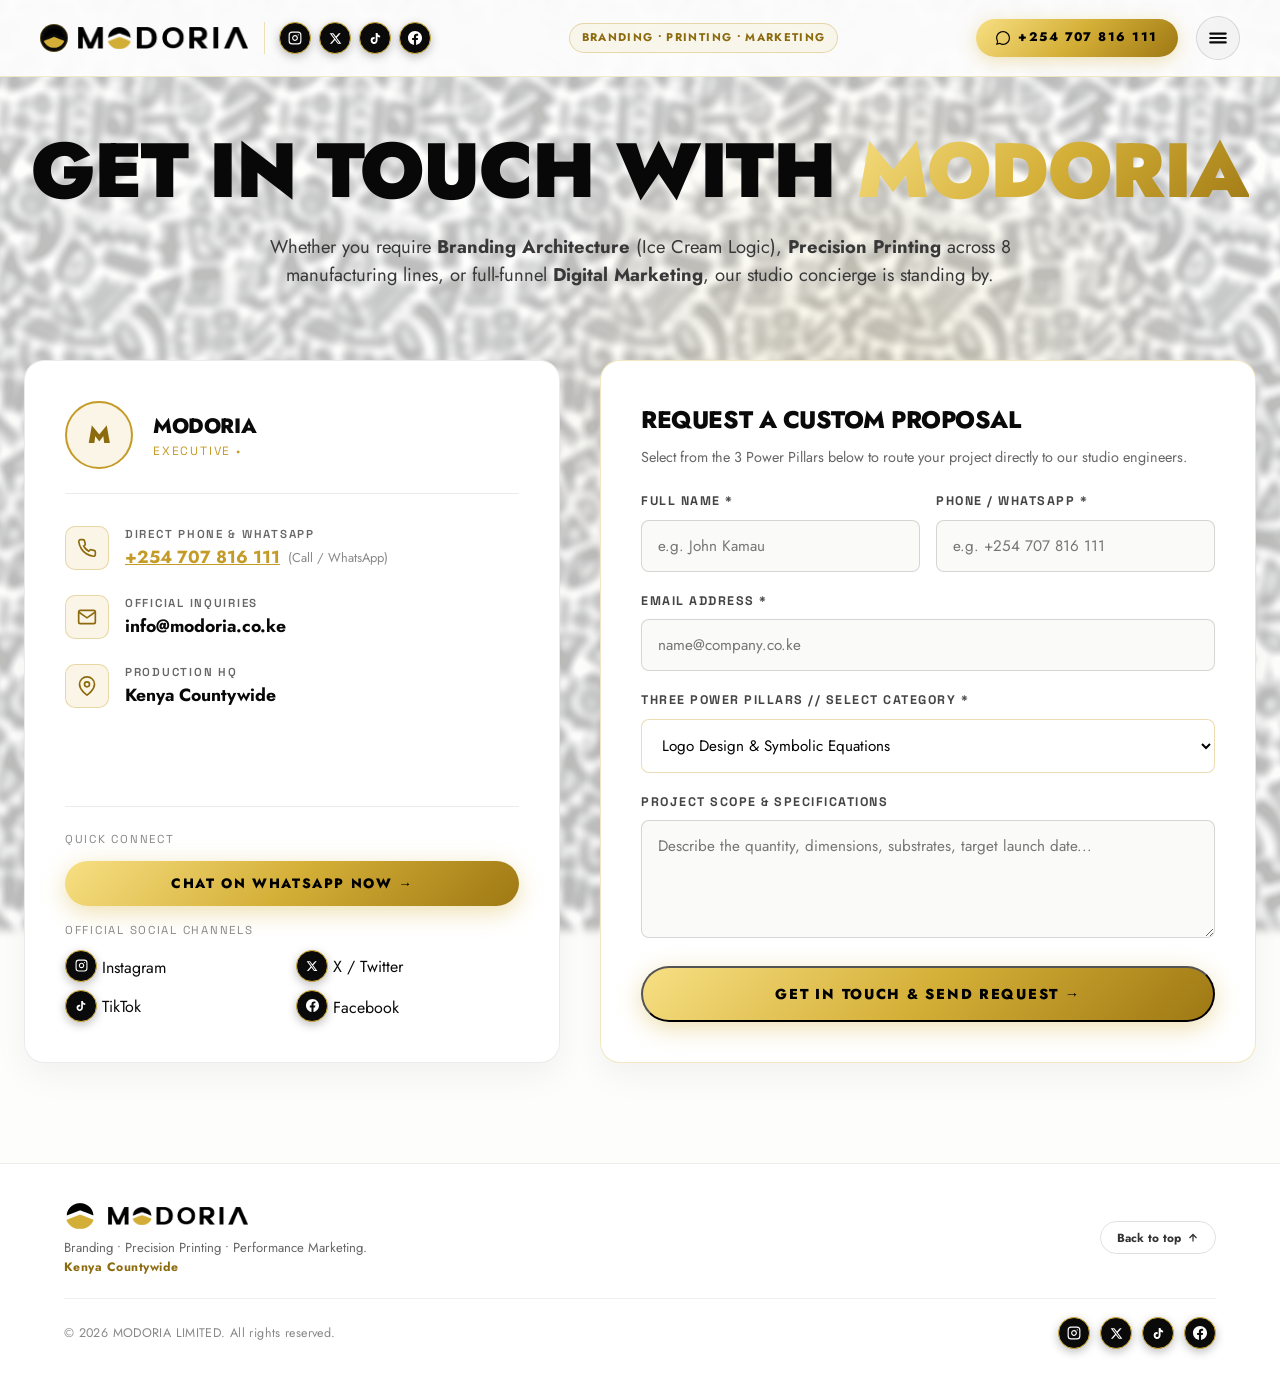
<file: contact.html>
<!DOCTYPE html>
<html lang="en">

<head>
  <meta charset="UTF-8">
  <meta name="viewport" content="width=device-width, initial-scale=1.0">
  <title>Concierge &amp; Bookings | MODORIA Kenya</title>
  <meta name="description"
    content="Get in touch with Modoria Kenya. Connect with the Modoria Studio Concierge for bespoke quotes across Branding (Ice Cream Logic), Precision Printing (8 manufacturing lines), and Marketing.">
  <link rel="canonical" href="https://modoria.co.ke/contact.html">
  <link rel="icon" type="image/png" sizes="32x32" href="assets/brand/favicon-32x32.png">
  <link rel="icon" type="image/png" sizes="16x16" href="assets/brand/favicon-16x16.png">
  <link rel="apple-touch-icon" sizes="180x180" href="assets/brand/apple-touch-icon.png">
  <link rel="shortcut icon" href="favicon.ico">
  <link rel="manifest" href="site.webmanifest">
  <meta name="theme-color" content="#D4AF37">

  <!-- Open Graph / Social Sharing -->
  <meta property="og:site_name" content="Modoria Limited">
  <meta property="og:type" content="website">
  <meta property="og:url" content="https://modoria.co.ke/contact.html">
  <meta property="og:title" content="Concierge &amp; Bookings | MODORIA Kenya">
  <meta property="og:description"
    content="Connect with Modoria Kenya Countywide for rapid quotes, brand architecture formulation, 8 printing lines, and digital marketing.">
  <meta property="og:image" content="https://modoria.co.ke/assets/brand/modoria-emblem.png">

  <!-- Twitter Meta -->
  <meta name="twitter:card" content="summary_large_image">
  <meta name="twitter:title" content="Concierge &amp; Bookings | MODORIA Kenya">
  <meta name="twitter:description"
    content="Connect directly with Modoria Kenya Countywide Studio Concierge (+254 707 816 111).">
  <meta name="twitter:image" content="https://modoria.co.ke/assets/brand/modoria-emblem.png">

  <link rel="preconnect" href="https://fonts.googleapis.com">
  <link rel="preconnect" href="https://fonts.gstatic.com" crossorigin>
  <link
    href="https://fonts.googleapis.com/css2?family=Jost:ital,wght@0,100..900;1,100..900&family=Space+Grotesk:wght@400;500;600;700&display=swap"
    rel="stylesheet">
  <link rel="stylesheet" href="css/style.css">
</head>

<body>

  <div class="bg-pattern-watermark"></div>
  <div class="ambient-glow"></div>

  <div class="topbar">
    <div class="topbar-left">
      <a href="index.html" class="logo-link" aria-label="Modoria Home">
        <img src="assets/brand/modoria-emblem.png" alt="Modoria Emblem" class="topbar-emblem-icon">
        <img src="assets/brand/modoria-logo.png" alt="Modoria Brand" class="topbar-logo-text">
      </a>

      <div class="topbar-socials" aria-label="Official Social Channels">
        <a href="https://www.instagram.com/modoria.ke?stkn=MXN6cDlkdDVsbmNkbQ%3D%3D&amp;utm_source=qr" target="_blank" rel="noopener" class="social-icon-btn" title="Follow Modoria on Instagram" aria-label="Instagram">
          <svg width="14" height="14" viewBox="0 0 24 24" fill="none" stroke="currentColor" stroke-width="2" stroke-linecap="round" stroke-linejoin="round"><rect x="2" y="2" width="20" height="20" rx="5" ry="5"/><path d="M16 11.37A4 4 0 1 1 12.63 8 4 4 0 0 1 16 11.37z"/><line x1="17.5" y1="6.5" x2="17.51" y2="6.5"/></svg>
        </a>
        <a href="https://x.com/modoria_ke?s=11" target="_blank" rel="noopener" class="social-icon-btn" title="Follow Modoria on X (Twitter)" aria-label="X (Twitter)">
          <svg width="13" height="13" viewBox="0 0 24 24" fill="currentColor"><path d="M18.244 2.25h3.308l-7.227 8.26 8.502 11.24H16.17l-5.214-6.817L4.99 21.75H1.68l7.73-8.835L1.254 2.25H8.08l4.713 6.231zm-1.161 17.52h1.833L7.084 4.126H5.117z"/></svg>
        </a>
        <a href="https://www.tiktok.com/@modoria.ke?_r=1&amp;_t=ZS-99YtKK3ql3F" target="_blank" rel="noopener" class="social-icon-btn" title="Follow Modoria on TikTok" aria-label="TikTok">
          <svg width="13" height="13" viewBox="0 0 24 24" fill="currentColor"><path d="M19.59 6.69a4.83 4.83 0 0 1-3.77-4.25V2h-3.45v13.67a2.89 2.89 0 0 1-5.2 1.74 2.89 2.89 0 0 1 2.31-4.64c.298-.002.595.042.88.13V9.4a6.33 6.33 0 0 0-1-.08A6.34 6.34 0 0 0 3 15.66a6.34 6.34 0 0 0 10.82 4.47 6.3 6.3 0 0 0 1.93-4.51V8.6a8.18 8.18 0 0 0 4.77 1.52v-3.4a4.85 4.85 0 0 1-.93-.03z"/></svg>
        </a>
        <a href="https://www.facebook.com/share/19QXa8VBAV/?mibextid=wwXIfr" target="_blank" rel="noopener" class="social-icon-btn" title="Follow Modoria on Facebook" aria-label="Facebook">
          <svg width="14" height="14" viewBox="0 0 24 24" fill="currentColor"><path d="M24 12.073c0-6.627-5.373-12-12-12s-12 5.373-12 12c0 5.99 4.388 10.954 10.125 11.854v-8.385H7.078v-3.47h3.047V9.43c0-3.007 1.792-4.669 4.533-4.669 1.312 0 2.686.235 2.686.235v2.953H15.83c-1.491 0-1.956.925-1.956 1.874v2.25h3.328l-.532 3.47h-2.796v8.385C19.612 23.027 24 18.062 24 12.073z"/></svg>
        </a>
      </div>
    </div>

    <div class="topbar-tag">BRANDING &bull; PRINTING &bull; MARKETING</div>

    <div class="topbar-actions">
      <a href="https://wa.me/254707816111" target="_blank" rel="noopener" class="btn-concierge-quick">
        <svg width="14" height="14" viewBox="0 0 24 24" fill="currentColor">
          <path
            d="M.057 24l1.687-6.163c-1.041-1.804-1.588-3.849-1.587-5.946.003-6.556 5.338-11.891 11.893-11.891 3.181.001 6.167 1.24 8.413 3.488 2.245 2.248 3.481 5.236 3.48 8.414-.003 6.557-5.338 11.892-11.893 11.892-1.99-.001-3.951-.5-5.688-1.448l-6.305 1.654zm6.597-3.807c1.676.995 3.276 1.591 5.392 1.592 5.448 0 9.886-4.434 9.889-9.885.002-5.462-4.415-9.89-9.881-9.892-5.452 0-9.887 4.434-9.889 9.884-.001 2.225.651 3.891 1.746 5.634l-.999 3.648 3.742-.981z" />
        </svg>
        <span>+254 707 816 111</span>
      </a>

      <button class="menu-toggle" id="menuToggle" aria-expanded="false" aria-label="Open menu">
        <svg width="22" height="22" viewBox="0 0 20 20" fill="none">
          <line class="bar bar-top" x1="3" y1="6" x2="17" y2="6" stroke="#000" stroke-width="2"
            stroke-linecap="round" />
          <line class="bar bar-mid" x1="3" y1="10" x2="17" y2="10" stroke="#000" stroke-width="2"
            stroke-linecap="round" />
          <line class="bar bar-bot" x1="3" y1="14" x2="17" y2="14" stroke="#000" stroke-width="2"
            stroke-linecap="round" />
        </svg>
      </button>
    </div>
  </div>

  <!-- GSAP Multi-Panel Navigation Drawer -->
  <div class="nav" id="nav">
    <div class="nav-bg"></div>

    <!-- Top Panel: Stark White Editorial Menu -->
    <div class="nav-top nav-border nav-panel" id="navTop">
      <ul class="nav-list">
        <li class="nav-item">
          <a class="nav-link" href="index.html">
            <span>Home</span>
            <span class="nav-num">01 //</span>
          </a>
        </li>
        <li class="nav-item">
          <a class="nav-link" href="services.html">
            <span>Services Matrix</span>
            <span class="nav-num">02 //</span>
          </a>
        </li>
        <li class="nav-item">
          <a class="nav-link" href="process.html">
            <span>Process &amp; Case Study</span>
            <span class="nav-num">03 //</span>
          </a>
        </li>
        <li class="nav-item">
          <a class="nav-link" href="contact.html">
            <span>Concierge &amp; Booking</span>
            <span class="nav-num">04 //</span>
          </a>
        </li>
      </ul>
      <div class="nav-login">
        <div class="nav-login-tag">
          <span class="nav-login-dot"></span>
          <span>STUDIO ACTIVE &bull; KENYA COUNTYWIDE</span>
        </div>
        <span style="font-family: var(--font-mono); font-size: 0.72rem; color: #888;">EST. MODORIA</span>
      </div>
    </div>

    <!-- Middle Panel: Gold Luxury Spotlight Card -->
    <div class="nav-middle nav-border nav-panel" id="navMiddle">
      <div class="nav-middle-header">Featured Case Study // 2026</div>
      <div class="nav-middle-card">
        <div class="nav-middle-badge">
          <svg width="22" height="22" viewBox="0 0 24 24" fill="none" stroke="currentColor" stroke-width="2"
            stroke-linecap="round" stroke-linejoin="round">
            <polygon points="12 2 2 7 12 12 22 7 12 2" />
            <polyline points="2 17 12 22 22 17" />
            <polyline points="2 12 12 17 22 12" />
          </svg>
        </div>
        <div class="nav-middle-info">
          <div class="nav-middle-title">R3 Realtors Limited</div>
          <div class="nav-middle-desc">Complete Brand Architecture &bull; Real | Realty | Relationships</div>
        </div>
      </div>
      <div class="nav-middle-actions">
        <a href="process.html">Explore Case Study &rarr;</a>
      </div>
    </div>

    <!-- Bottom Panel: Onyx & Socials -->
    <div class="nav-bottom nav-border nav-panel" id="navBottom">
      <ul class="nav-socials">
        <li>
          <a href="https://www.instagram.com/modoria.ke?stkn=MXN6cDlkdDVsbmNkbQ%3D%3D&amp;utm_source=qr" target="_blank" rel="noopener">
            <svg width="14" height="14" viewBox="0 0 24 24" fill="none" stroke="currentColor" stroke-width="2" stroke-linecap="round" stroke-linejoin="round"><rect x="2" y="2" width="20" height="20" rx="5" ry="5"/><path d="M16 11.37A4 4 0 1 1 12.63 8 4 4 0 0 1 16 11.37z"/><line x1="17.5" y1="6.5" x2="17.51" y2="6.5"/></svg>
            <span>Instagram</span>
          </a>
        </li>
        <li>
          <a href="https://x.com/modoria_ke?s=11" target="_blank" rel="noopener">
            <svg width="13" height="13" viewBox="0 0 24 24" fill="currentColor"><path d="M18.244 2.25h3.308l-7.227 8.26 8.502 11.24H16.17l-5.214-6.817L4.99 21.75H1.68l7.73-8.835L1.254 2.25H8.08l4.713 6.231zm-1.161 17.52h1.833L7.084 4.126H5.117z"/></svg>
            <span>X / Twitter</span>
          </a>
        </li>
        <li>
          <a href="https://www.tiktok.com/@modoria.ke?_r=1&amp;_t=ZS-99YtKK3ql3F" target="_blank" rel="noopener">
            <svg width="13" height="13" viewBox="0 0 24 24" fill="currentColor"><path d="M19.59 6.69a4.83 4.83 0 0 1-3.77-4.25V2h-3.45v13.67a2.89 2.89 0 0 1-5.2 1.74 2.89 2.89 0 0 1 2.31-4.64c.298-.002.595.042.88.13V9.4a6.33 6.33 0 0 0-1-.08A6.34 6.34 0 0 0 3 15.66a6.34 6.34 0 0 0 10.82 4.47 6.3 6.3 0 0 0 1.93-4.51V8.6a8.18 8.18 0 0 0 4.77 1.52v-3.4a4.85 4.85 0 0 1-.93-.03z"/></svg>
            <span>TikTok</span>
          </a>
        </li>
        <li>
          <a href="https://www.facebook.com/share/19QXa8VBAV/?mibextid=wwXIfr" target="_blank" rel="noopener">
            <svg width="14" height="14" viewBox="0 0 24 24" fill="currentColor"><path d="M24 12.073c0-6.627-5.373-12-12-12s-12 5.373-12 12c0 5.99 4.388 10.954 10.125 11.854v-8.385H7.078v-3.47h3.047V9.43c0-3.007 1.792-4.669 4.533-4.669 1.312 0 2.686.235 2.686.235v2.953H15.83c-1.491 0-1.956.925-1.956 1.874v2.25h3.328l-.532 3.47h-2.796v8.385C19.612 23.027 24 18.062 24 12.073z"/></svg>
            <span>Facebook</span>
          </a>
        </li>
      </ul>
      <div class="nav-asset-badge">
        <span>+254 707 816 111</span>
      </div>
    </div>
  </div>


  <main class="page-container">

    <header class="page-hero">

      <h1>GET IN TOUCH WITH <span
          style="background: var(--gold-gradient); -webkit-background-clip: text; -webkit-text-fill-color: transparent;">MODORIA</span>
      </h1>
      <p>Whether you require <strong>Branding Architecture</strong> (Ice Cream Logic), <strong>Precision
          Printing</strong> across 8 manufacturing lines, or full-funnel <strong>Digital Marketing</strong>, our studio
        concierge is standing by.</p>
    </header>

    <div class="contact-layout">
      <!-- Left Panel: Contact Info & Leadership -->
      <aside class="contact-info-panel">
        <div>
          <div class="concierge-avatar-box">
            <div class="avatar-emblem">M</div>
            <div>
              <h3 style="font-family: var(--font-display); font-size: 1.3rem; font-weight: 800;">MODORIA</h3>
              <p style="font-family: var(--font-mono); font-size: 0.75rem; color: var(--gold); letter-spacing: 0.15em;">
                EXECUTIVE &bull; </p>
            </div>
          </div>

          <!-- Phone & WhatsApp -->
          <div class="contact-detail-row">
            <div class="contact-detail-icon">
              <svg width="20" height="20" viewBox="0 0 24 24" fill="none" stroke="currentColor" stroke-width="2">
                <path
                  d="M22 16.92v3a2 2 0 0 1-2.18 2 19.79 19.79 0 0 1-8.63-3.07 19.5 19.5 0 0 1-6-6 19.79 19.79 0 0 1-3.07-8.67A2 2 0 0 1 4.11 2h3a2 2 0 0 1 2 1.72 12.84 12.84 0 0 0 .7 2.81 2 2 0 0 1-.45 2.11L8.09 9.91a16 16 0 0 0 6 6l1.27-1.27a2 2 0 0 1 2.11-.45 12.84 12.84 0 0 0 2.81.7A2 2 0 0 1 22 16.92z" />
              </svg>
            </div>
            <div>
              <div class="contact-detail-label">Direct Phone &amp; WhatsApp</div>
              <div style="display: flex; gap: 8px; align-items: center; flex-wrap: wrap;">
                <a href="tel:+254707816111" class="contact-detail-val"
                  style="color: var(--gold); text-decoration: underline;" title="Tap to Call">+254 707 816 111</a>
                <span style="color: #888; font-size: 0.8rem;">(Call / WhatsApp)</span>
              </div>
            </div>
          </div>

          <!-- Email -->
          <div class="contact-detail-row">
            <div class="contact-detail-icon">
              <svg width="20" height="20" viewBox="0 0 24 24" fill="none" stroke="currentColor" stroke-width="2">
                <path d="M4 4h16c1.1 0 2 .9 2 2v12c0 1.1-.9 2-2 2H4c-1.1 0-2-.9-2-2V6c0-1.1.9-2 2-2z" />
                <polyline points="22,6 12,13 2,6" />
              </svg>
            </div>
            <div>
              <div class="contact-detail-label">Official Inquiries</div>
              <a href="mailto:info@modoria.co.ke" class="contact-detail-val">info@modoria.co.ke</a>
            </div>
          </div>

          <!-- Location -->
          <div class="contact-detail-row">
            <div class="contact-detail-icon">
              <svg width="20" height="20" viewBox="0 0 24 24" fill="none" stroke="currentColor" stroke-width="2">
                <path d="M21 10c0 7-9 13-9 13s-9-6-9-13a9 9 0 0 1 18 0z" />
                <circle cx="12" cy="10" r="3" />
              </svg>
            </div>
            <div>
              <div class="contact-detail-label">Production HQ</div>
              <span class="contact-detail-val">Kenya Countywide</span>
            </div>
          </div>
        </div>

        <div style="padding-top: 24px; border-top: 1px solid rgba(0,0,0,0.08); margin-top: 24px;">
          <div
            style="font-family: var(--font-mono); font-size: 0.72rem; color: #888; letter-spacing: 0.15em; margin-bottom: 12px;">
            QUICK CONNECT</div>
          <a href="https://wa.me/254707816111" target="_blank" rel="noopener" class="btn-gold"
            style="width: 100%; justify-content: center; padding: 12px; margin-bottom: 16px;">
            <span>Chat on WhatsApp Now &rarr;</span>
          </a>

          <div
            style="font-family: var(--font-mono); font-size: 0.72rem; color: #888; letter-spacing: 0.15em; margin-bottom: 10px;">
            OFFICIAL SOCIAL CHANNELS</div>
          <div style="display: grid; grid-template-columns: 1fr 1fr; gap: 8px;">
            <a href="https://www.instagram.com/modoria.ke?stkn=MXN6cDlkdDVsbmNkbQ%3D%3D&amp;utm_source=qr" target="_blank" rel="noopener" class="contact-social-card" title="Instagram">
              <span class="social-icon-btn"><svg width="13" height="13" viewBox="0 0 24 24" fill="none" stroke="currentColor" stroke-width="2" stroke-linecap="round" stroke-linejoin="round"><rect x="2" y="2" width="20" height="20" rx="5" ry="5"/><path d="M16 11.37A4 4 0 1 1 12.63 8 4 4 0 0 1 16 11.37z"/><line x1="17.5" y1="6.5" x2="17.51" y2="6.5"/></svg></span>
              <span>Instagram</span>
            </a>
            <a href="https://x.com/modoria_ke?s=11" target="_blank" rel="noopener" class="contact-social-card" title="X / Twitter">
              <span class="social-icon-btn"><svg width="12" height="12" viewBox="0 0 24 24" fill="currentColor"><path d="M18.244 2.25h3.308l-7.227 8.26 8.502 11.24H16.17l-5.214-6.817L4.99 21.75H1.68l7.73-8.835L1.254 2.25H8.08l4.713 6.231zm-1.161 17.52h1.833L7.084 4.126H5.117z"/></svg></span>
              <span>X / Twitter</span>
            </a>
            <a href="https://www.tiktok.com/@modoria.ke?_r=1&amp;_t=ZS-99YtKK3ql3F" target="_blank" rel="noopener" class="contact-social-card" title="TikTok">
              <span class="social-icon-btn"><svg width="12" height="12" viewBox="0 0 24 24" fill="currentColor"><path d="M19.59 6.69a4.83 4.83 0 0 1-3.77-4.25V2h-3.45v13.67a2.89 2.89 0 0 1-5.2 1.74 2.89 2.89 0 0 1 2.31-4.64c.298-.002.595.042.88.13V9.4a6.33 6.33 0 0 0-1-.08A6.34 6.34 0 0 0 3 15.66a6.34 6.34 0 0 0 10.82 4.47 6.3 6.3 0 0 0 1.93-4.51V8.6a8.18 8.18 0 0 0 4.77 1.52v-3.4a4.85 4.85 0 0 1-.93-.03z"/></svg></span>
              <span>TikTok</span>
            </a>
            <a href="https://www.facebook.com/share/19QXa8VBAV/?mibextid=wwXIfr" target="_blank" rel="noopener" class="contact-social-card" title="Facebook">
              <span class="social-icon-btn"><svg width="13" height="13" viewBox="0 0 24 24" fill="currentColor"><path d="M24 12.073c0-6.627-5.373-12-12-12s-12 5.373-12 12c0 5.99 4.388 10.954 10.125 11.854v-8.385H7.078v-3.47h3.047V9.43c0-3.007 1.792-4.669 4.533-4.669 1.312 0 2.686.235 2.686.235v2.953H15.83c-1.491 0-1.956.925-1.956 1.874v2.25h3.328l-.532 3.47h-2.796v8.385C19.612 23.027 24 18.062 24 12.073z"/></svg></span>
              <span>Facebook</span>
            </a>
          </div>
        </div>
      </aside>

      <!-- Right Panel: Interactive Inquiry Form -->
      <section class="contact-form-panel">
        <h3 style="font-family: var(--font-display); font-size: 1.5rem; font-weight: 800; margin-bottom: 8px;">REQUEST A
          CUSTOM PROPOSAL</h3>
        <p style="color: #666; font-size: 0.9rem; margin-bottom: 24px;">Select from the 3 Power Pillars below to route
          your project directly to our studio engineers.</p>

        <form id="projectBriefForm">
          <div style="display: grid; grid-template-columns: 1fr 1fr; gap: 16px;">
            <div class="form-group">
              <label class="form-label">Full Name *</label>
              <input type="text" class="form-control" id="formName" required placeholder="e.g. John Kamau">
            </div>
            <div class="form-group">
              <label class="form-label">Phone / WhatsApp *</label>
              <input type="tel" class="form-control" id="formPhone" required placeholder="e.g. +254 707 816 111">
            </div>
          </div>

          <div class="form-group">
            <label class="form-label">Email Address *</label>
            <input type="email" class="form-control" id="formEmail" required placeholder="name@company.co.ke">
          </div>

          <div class="form-group">
            <label class="form-label">Three Power Pillars // Select Category *</label>
            <select class="form-control" id="formService" required
              style="background: #fff; color: #000; border: 1.5px solid var(--gold-border);">
              <optgroup label="01. BRANDING">
                <option value="Logo Design & Symbolic Equations">Logo Design &amp; Symbolic Equations</option>
                <option value="Visual Identity Systems">Visual Identity Systems &amp; Brand Guidelines</option>
                <option value="Typography Architecture">Typography Architecture</option>
                <option value="Colour Palette Formulation">Colour Palette Formulation</option>
                <option value="Digital & Print-Ready Asset Kit">Digital &amp; Print-Ready Master Kit (Vector/PDF)
                </option>
              </optgroup>
              <optgroup label="02. PRECISION PRINTING (8 MANUFACTURING LINES)">
                <option value="Graphic Design for Print">Graphic Design for Print</option>
                <option value="Large Format Printing">Large Format Printing &amp; Billboards</option>
                <option value="Vehicle Branding & Fleet Wraps">Vehicle Branding &amp; Fleet Wraps</option>
                <option value="Signage & 3D Fabrication">Signage &amp; 3D Fabrication (LED/Acrylic)</option>
                <option value="T-Shirt & Apparel Printing">T-Shirt &amp; Apparel Printing (DTF/Screen)</option>
                <option value="Brochures & Catalogues">Brochures, Profiles &amp; Catalogues</option>
                <option value="Stickers & Custom Labels">Stickers &amp; Custom Waterproof Labels</option>
                <option value="Promotional Materials & Swag">Promotional Materials &amp; Executive Swag</option>
              </optgroup>
              <optgroup label="03. PERFORMANCE MARKETING">
                <option value="Digital Marketing Strategy">Digital Marketing &amp; Full-Funnel Architecture</option>
                <option value="Meta Ads Engine">Meta Ads Engine (Facebook &amp; Instagram)</option>
                <option value="Google Ads PPC">Google Ads &amp; Search PPC Campaigns</option>
                <option value="Google Search Console & SEO">Google Search Console &amp; Technical SEO</option>
                <option value="Social Media Management">Social Media Management &amp; Content</option>
              </optgroup>
            </select>
          </div>

          <div class="form-group">
            <label class="form-label">Project Scope &amp; Specifications</label>
            <textarea class="form-control" id="formScope" rows="4"
              placeholder="Describe the quantity, dimensions, substrates, target launch date..."></textarea>
          </div>

          <button type="submit" class="btn-gold"
            style="width: 100%; justify-content: center; font-size: 0.9rem; padding: 16px;">
            <span>Get in touch &amp; Send Request &rarr;</span>
          </button>
        </form>
      </section>
    </div>

  </main>

  <!-- ══════════════════════════════════════════════════════════════════════
       MINIMALIST STUDIO FOOTER // MODORIA LIMITED
       ══════════════════════════════════════════════════════════════════════ -->
  <footer class="minimal-footer">
    <div class="minimal-footer-container">

      <!-- Top Row: Brand & Concise Narrative + Back to top -->
      <div class="minimal-footer-top">
        <div class="minimal-footer-brand">
          <a href="index.html" class="minimal-footer-logo" aria-label="Modoria Home" style="display: flex; align-items: center; gap: 12px;">
            <img src="assets/brand/modoria-emblem.png" alt="Modoria Emblem" style="height: 32px; width: 32px; object-fit: contain;">
            <img src="assets/brand/modoria-logo.png" alt="Modoria Brand">
          </a>
          <p class="minimal-footer-tagline">
            Branding &bull; Precision Printing &bull; Performance Marketing.<br>
            <span>Kenya Countywide </span>
          </p>
        </div>

        <button class="minimal-back-to-top" onclick="window.scrollTo({top: 0, behavior: 'smooth'}); return false;"
          aria-label="Back to top">
          <span>Back to top</span>
          <svg width="12" height="12" viewBox="0 0 24 24" fill="none" stroke="currentColor" stroke-width="2.5">
            <path d="M12 19V5M5 12l7-7 7 7" />
          </svg>
        </button>
      </div>

      <!-- Divider -->
      <div class="minimal-footer-divider"></div>

      <!-- Bottom Row: Copyright -->
      <div class="minimal-footer-bottom">
        <div class="minimal-copyright">
          &copy; 2026 MODORIA LIMITED. All rights reserved.
        </div>
        <div class="footer-social-cluster" aria-label="Official Social Channels">
          <a href="https://www.instagram.com/modoria.ke?stkn=MXN6cDlkdDVsbmNkbQ%3D%3D&amp;utm_source=qr" target="_blank" rel="noopener" class="social-icon-btn" title="Instagram" aria-label="Instagram">
            <svg width="14" height="14" viewBox="0 0 24 24" fill="none" stroke="currentColor" stroke-width="2" stroke-linecap="round" stroke-linejoin="round"><rect x="2" y="2" width="20" height="20" rx="5" ry="5"/><path d="M16 11.37A4 4 0 1 1 12.63 8 4 4 0 0 1 16 11.37z"/><line x1="17.5" y1="6.5" x2="17.51" y2="6.5"/></svg>
          </a>
          <a href="https://x.com/modoria_ke?s=11" target="_blank" rel="noopener" class="social-icon-btn" title="X (Twitter)" aria-label="X (Twitter)">
            <svg width="13" height="13" viewBox="0 0 24 24" fill="currentColor"><path d="M18.244 2.25h3.308l-7.227 8.26 8.502 11.24H16.17l-5.214-6.817L4.99 21.75H1.68l7.73-8.835L1.254 2.25H8.08l4.713 6.231zm-1.161 17.52h1.833L7.084 4.126H5.117z"/></svg>
          </a>
          <a href="https://www.tiktok.com/@modoria.ke?_r=1&amp;_t=ZS-99YtKK3ql3F" target="_blank" rel="noopener" class="social-icon-btn" title="TikTok" aria-label="TikTok">
            <svg width="13" height="13" viewBox="0 0 24 24" fill="currentColor"><path d="M19.59 6.69a4.83 4.83 0 0 1-3.77-4.25V2h-3.45v13.67a2.89 2.89 0 0 1-5.2 1.74 2.89 2.89 0 0 1 2.31-4.64c.298-.002.595.042.88.13V9.4a6.33 6.33 0 0 0-1-.08A6.34 6.34 0 0 0 3 15.66a6.34 6.34 0 0 0 10.82 4.47 6.3 6.3 0 0 0 1.93-4.51V8.6a8.18 8.18 0 0 0 4.77 1.52v-3.4a4.85 4.85 0 0 1-.93-.03z"/></svg>
          </a>
          <a href="https://www.facebook.com/share/19QXa8VBAV/?mibextid=wwXIfr" target="_blank" rel="noopener" class="social-icon-btn" title="Facebook" aria-label="Facebook">
            <svg width="14" height="14" viewBox="0 0 24 24" fill="currentColor"><path d="M24 12.073c0-6.627-5.373-12-12-12s-12 5.373-12 12c0 5.99 4.388 10.954 10.125 11.854v-8.385H7.078v-3.47h3.047V9.43c0-3.007 1.792-4.669 4.533-4.669 1.312 0 2.686.235 2.686.235v2.953H15.83c-1.491 0-1.956.925-1.956 1.874v2.25h3.328l-.532 3.47h-2.796v8.385C19.612 23.027 24 18.062 24 12.073z"/></svg>
          </a>
        </div>
      </div>

    </div>
  </footer>


  <script src="js/gsap.min.js" defer></script>
  <script src="js/nav-drawer.js" defer></script>
  <script src="js/app.js" defer></script>
</body>

</html>
</file>
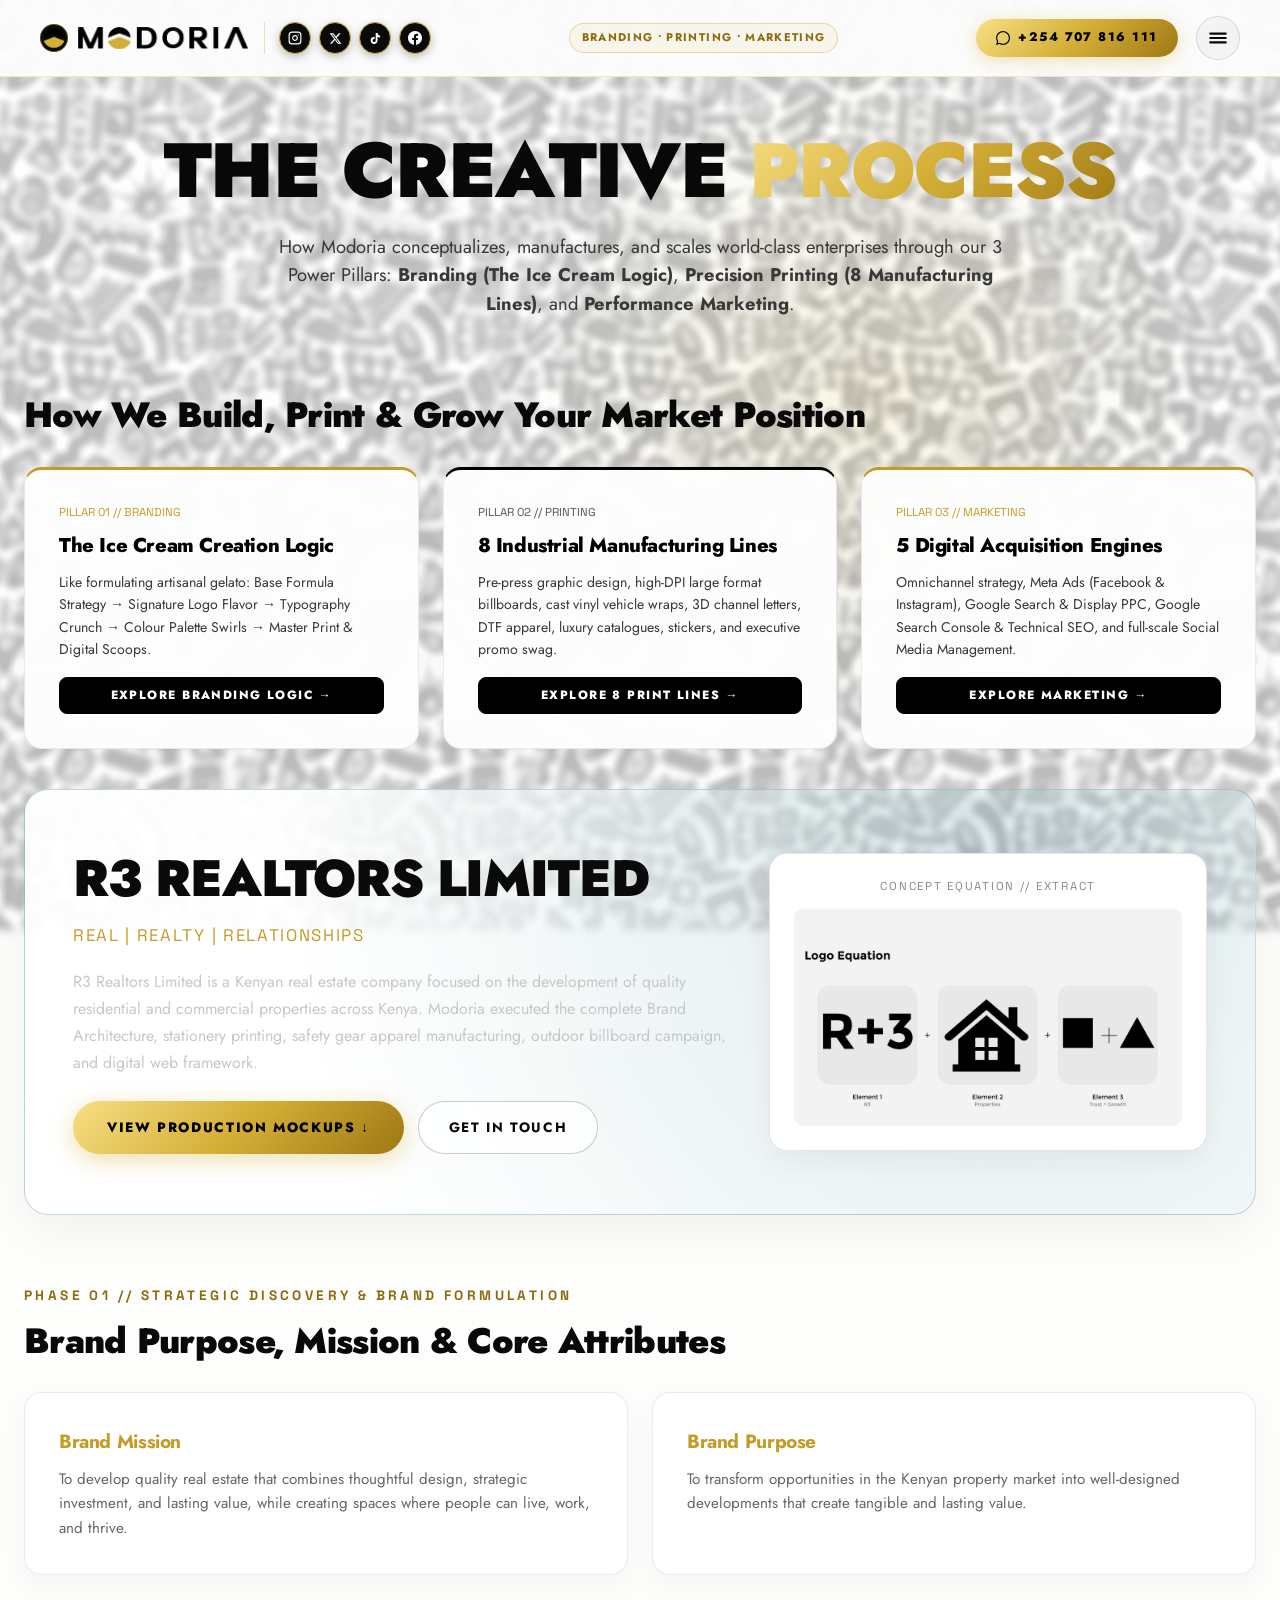
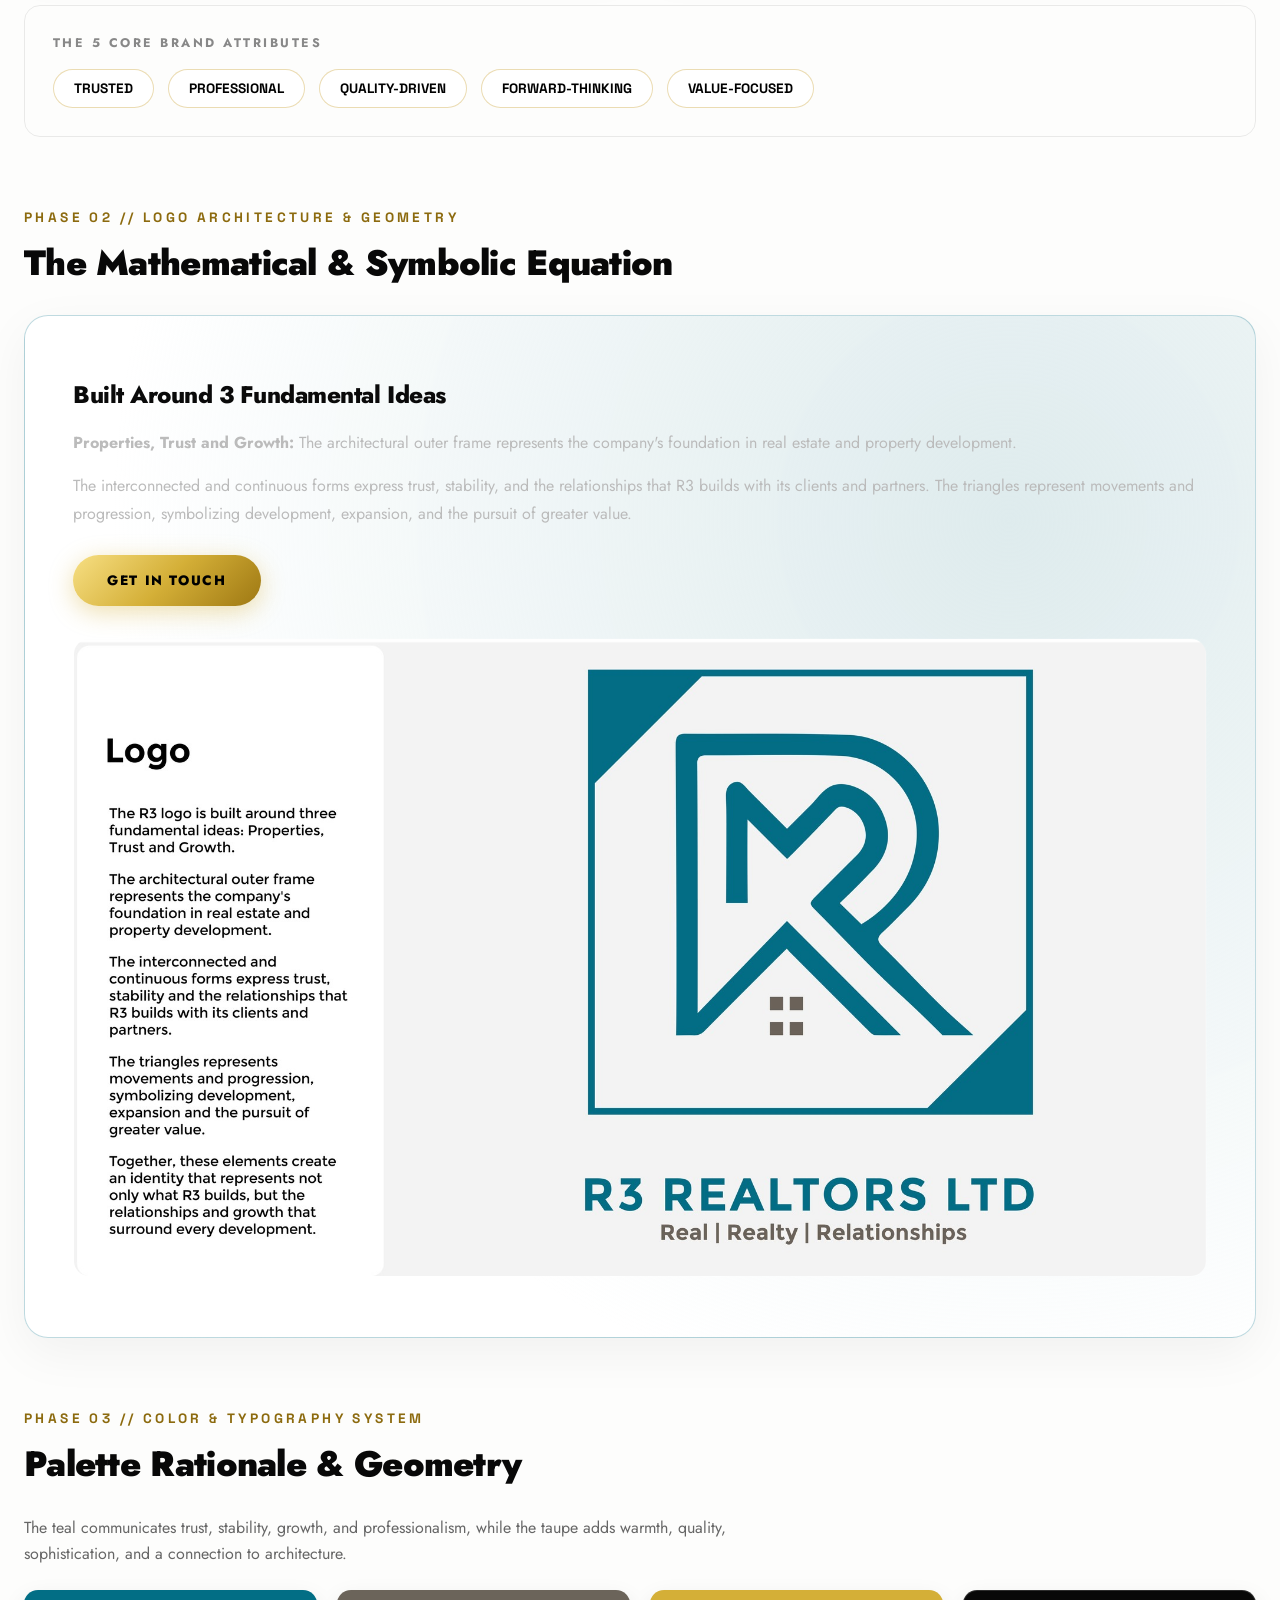
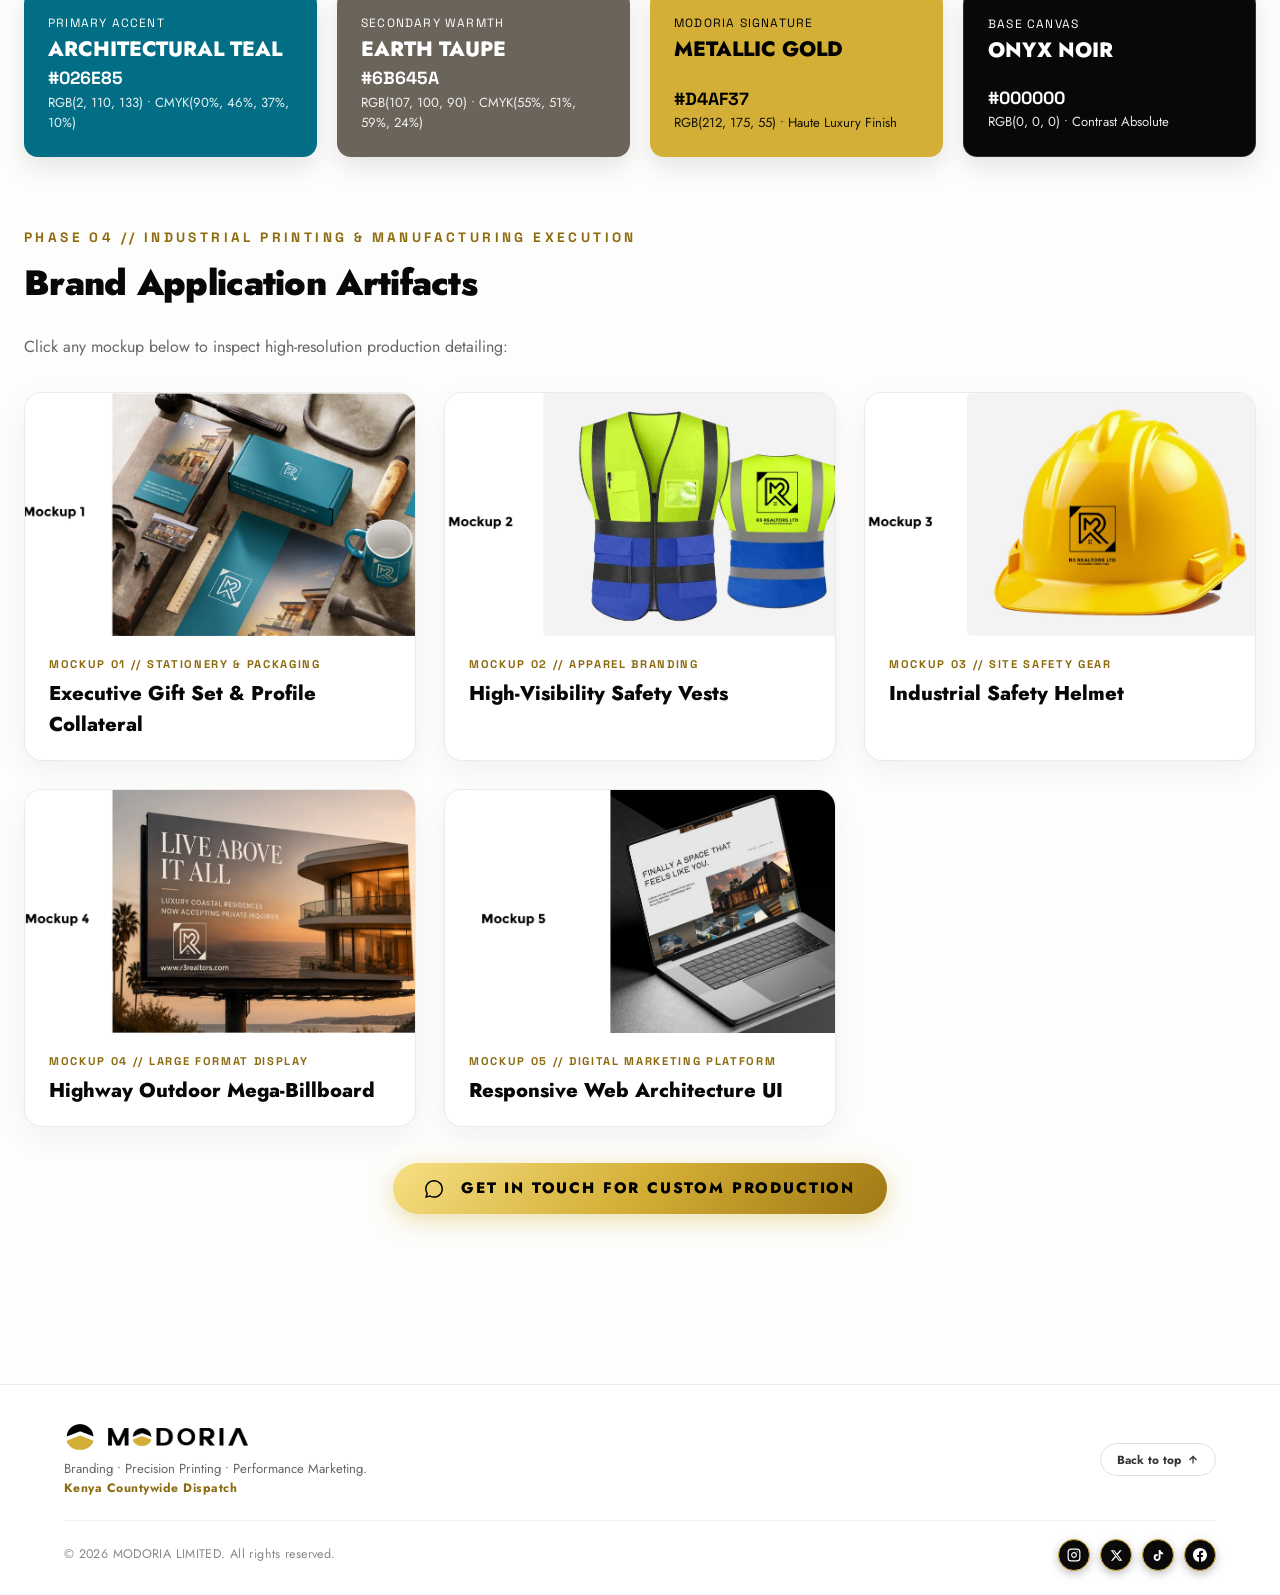
<file: process.html>
<!DOCTYPE html>
<html lang="en">

<head>
  <meta charset="UTF-8">
  <meta name="viewport" content="width=device-width, initial-scale=1.0">
  <title>Creative Process &amp; Case Study | MODORIA Kenya</title>
  <meta name="description"
    content="Explore Modoria's authentic creative methodology across the 3 Power Pillars: Branding (Ice Cream Logic), Precision Printing (8 manufacturing lines), and Performance Marketing.">
  <link rel="canonical" href="https://modoria.co.ke/process.html">
  <link rel="icon" type="image/png" sizes="32x32" href="assets/brand/favicon-32x32.png">
  <link rel="icon" type="image/png" sizes="16x16" href="assets/brand/favicon-16x16.png">
  <link rel="apple-touch-icon" sizes="180x180" href="assets/brand/apple-touch-icon.png">
  <link rel="shortcut icon" href="favicon.ico">
  <link rel="manifest" href="site.webmanifest">
  <meta name="theme-color" content="#D4AF37">

  <!-- Open Graph / Social Sharing -->
  <meta property="og:site_name" content="Modoria Limited">
  <meta property="og:type" content="website">
  <meta property="og:url" content="https://modoria.co.ke/process.html">
  <meta property="og:title" content="Creative Process &amp; Case Study | MODORIA Kenya">
  <meta property="og:description"
    content="Explore Modoria's step-by-step branding formulation, 8 manufacturing lines, and the featured R3 Realtors case study.">
  <meta property="og:image" content="https://modoria.co.ke/assets/brand/modoria-emblem.png">

  <!-- Twitter Meta -->
  <meta name="twitter:card" content="summary_large_image">
  <meta name="twitter:title" content="Creative Process &amp; Case Study | MODORIA Kenya">
  <meta name="twitter:description"
    content="Explore Modoria's authentic creative methodology across the 3 Power Pillars in Kenya.">
  <meta name="twitter:image" content="https://modoria.co.ke/assets/brand/modoria-emblem.png">

  <link rel="preconnect" href="https://fonts.googleapis.com">
  <link rel="preconnect" href="https://fonts.gstatic.com" crossorigin>
  <link
    href="https://fonts.googleapis.com/css2?family=Jost:ital,wght@0,100..900;1,100..900&family=Space+Grotesk:wght@400;500;600;700&display=swap"
    rel="stylesheet">
  <link rel="stylesheet" href="css/style.css">
</head>

<body>

  <div class="bg-pattern-watermark"></div>
  <div class="ambient-glow"></div>

  <div class="topbar">
    <div class="topbar-left">
      <a href="index.html" class="logo-link" aria-label="Modoria Home">
        <img src="assets/brand/modoria-emblem.png" alt="Modoria Emblem" class="topbar-emblem-icon">
        <img src="assets/brand/modoria-logo.png" alt="Modoria Brand" class="topbar-logo-text">
      </a>

      <div class="topbar-socials" aria-label="Official Social Channels">
        <a href="https://www.instagram.com/modoria.ke?stkn=MXN6cDlkdDVsbmNkbQ%3D%3D&amp;utm_source=qr" target="_blank" rel="noopener" class="social-icon-btn" title="Follow Modoria on Instagram" aria-label="Instagram">
          <svg width="14" height="14" viewBox="0 0 24 24" fill="none" stroke="currentColor" stroke-width="2" stroke-linecap="round" stroke-linejoin="round"><rect x="2" y="2" width="20" height="20" rx="5" ry="5"/><path d="M16 11.37A4 4 0 1 1 12.63 8 4 4 0 0 1 16 11.37z"/><line x1="17.5" y1="6.5" x2="17.51" y2="6.5"/></svg>
        </a>
        <a href="https://x.com/modoria_ke?s=11" target="_blank" rel="noopener" class="social-icon-btn" title="Follow Modoria on X (Twitter)" aria-label="X (Twitter)">
          <svg width="13" height="13" viewBox="0 0 24 24" fill="currentColor"><path d="M18.244 2.25h3.308l-7.227 8.26 8.502 11.24H16.17l-5.214-6.817L4.99 21.75H1.68l7.73-8.835L1.254 2.25H8.08l4.713 6.231zm-1.161 17.52h1.833L7.084 4.126H5.117z"/></svg>
        </a>
        <a href="https://www.tiktok.com/@modoria.ke?_r=1&amp;_t=ZS-99YtKK3ql3F" target="_blank" rel="noopener" class="social-icon-btn" title="Follow Modoria on TikTok" aria-label="TikTok">
          <svg width="13" height="13" viewBox="0 0 24 24" fill="currentColor"><path d="M19.59 6.69a4.83 4.83 0 0 1-3.77-4.25V2h-3.45v13.67a2.89 2.89 0 0 1-5.2 1.74 2.89 2.89 0 0 1 2.31-4.64c.298-.002.595.042.88.13V9.4a6.33 6.33 0 0 0-1-.08A6.34 6.34 0 0 0 3 15.66a6.34 6.34 0 0 0 10.82 4.47 6.3 6.3 0 0 0 1.93-4.51V8.6a8.18 8.18 0 0 0 4.77 1.52v-3.4a4.85 4.85 0 0 1-.93-.03z"/></svg>
        </a>
        <a href="https://www.facebook.com/share/19QXa8VBAV/?mibextid=wwXIfr" target="_blank" rel="noopener" class="social-icon-btn" title="Follow Modoria on Facebook" aria-label="Facebook">
          <svg width="14" height="14" viewBox="0 0 24 24" fill="currentColor"><path d="M24 12.073c0-6.627-5.373-12-12-12s-12 5.373-12 12c0 5.99 4.388 10.954 10.125 11.854v-8.385H7.078v-3.47h3.047V9.43c0-3.007 1.792-4.669 4.533-4.669 1.312 0 2.686.235 2.686.235v2.953H15.83c-1.491 0-1.956.925-1.956 1.874v2.25h3.328l-.532 3.47h-2.796v8.385C19.612 23.027 24 18.062 24 12.073z"/></svg>
        </a>
      </div>
    </div>

    <div class="topbar-tag">BRANDING &bull; PRINTING &bull; MARKETING</div>

    <div class="topbar-actions">
      <a href="https://wa.me/254707816111" target="_blank" rel="noopener" class="btn-concierge-quick">
        <svg width="14" height="14" viewBox="0 0 24 24" fill="currentColor">
          <path
            d="M.057 24l1.687-6.163c-1.041-1.804-1.588-3.849-1.587-5.946.003-6.556 5.338-11.891 11.893-11.891 3.181.001 6.167 1.24 8.413 3.488 2.245 2.248 3.481 5.236 3.48 8.414-.003 6.557-5.338 11.892-11.893 11.892-1.99-.001-3.951-.5-5.688-1.448l-6.305 1.654zm6.597-3.807c1.676.995 3.276 1.591 5.392 1.592 5.448 0 9.886-4.434 9.889-9.885.002-5.462-4.415-9.89-9.881-9.892-5.452 0-9.887 4.434-9.889 9.884-.001 2.225.651 3.891 1.746 5.634l-.999 3.648 3.742-.981z" />
        </svg>
        <span>+254 707 816 111</span>
      </a>

      <button class="menu-toggle" id="menuToggle" aria-expanded="false" aria-label="Open menu">
        <svg width="22" height="22" viewBox="0 0 20 20" fill="none">
          <line class="bar bar-top" x1="3" y1="6" x2="17" y2="6" stroke="#000" stroke-width="2"
            stroke-linecap="round" />
          <line class="bar bar-mid" x1="3" y1="10" x2="17" y2="10" stroke="#000" stroke-width="2"
            stroke-linecap="round" />
          <line class="bar bar-bot" x1="3" y1="14" x2="17" y2="14" stroke="#000" stroke-width="2"
            stroke-linecap="round" />
        </svg>
      </button>
    </div>
  </div>

  <!-- GSAP Multi-Panel Navigation Drawer -->
  <div class="nav" id="nav">
    <div class="nav-bg"></div>

    <!-- Top Panel: Stark White Editorial Menu -->
    <div class="nav-top nav-border nav-panel" id="navTop">
      <ul class="nav-list">
        <li class="nav-item">
          <a class="nav-link" href="index.html">
            <span>Home</span>
            <span class="nav-num">01 //</span>
          </a>
        </li>
        <li class="nav-item">
          <a class="nav-link" href="services.html">
            <span>Services Matrix</span>
            <span class="nav-num">02 //</span>
          </a>
        </li>
        <li class="nav-item">
          <a class="nav-link" href="process.html">
            <span>Process &amp; Case Study</span>
            <span class="nav-num">03 //</span>
          </a>
        </li>
        <li class="nav-item">
          <a class="nav-link" href="contact.html">
            <span>Concierge &amp; Booking</span>
            <span class="nav-num">04 //</span>
          </a>
        </li>
      </ul>
      <div class="nav-login">
        <div class="nav-login-tag">
          <span class="nav-login-dot"></span>
          <span>STUDIO ACTIVE &bull; KENYA COUNTYWIDE</span>
        </div>
        <span style="font-family: var(--font-mono); font-size: 0.72rem; color: #888;">EST. MODORIA</span>
      </div>
    </div>

    <!-- Middle Panel: Gold Luxury Spotlight Card -->
    <div class="nav-middle nav-border nav-panel" id="navMiddle">
      <div class="nav-middle-header">Featured Case Study // 2026</div>
      <div class="nav-middle-card">
        <div class="nav-middle-badge">
          <svg width="22" height="22" viewBox="0 0 24 24" fill="none" stroke="currentColor" stroke-width="2"
            stroke-linecap="round" stroke-linejoin="round">
            <polygon points="12 2 2 7 12 12 22 7 12 2" />
            <polyline points="2 17 12 22 22 17" />
            <polyline points="2 12 12 17 22 12" />
          </svg>
        </div>
        <div class="nav-middle-info">
          <div class="nav-middle-title">R3 Realtors Limited</div>
          <div class="nav-middle-desc">Complete Brand Architecture &bull; Real | Realty | Relationships</div>
        </div>
      </div>
      <div class="nav-middle-actions">
        <a href="process.html">Explore Case Study &rarr;</a>
      </div>
    </div>

    <!-- Bottom Panel: Onyx & Socials -->
    <div class="nav-bottom nav-border nav-panel" id="navBottom">
      <ul class="nav-socials">
        <li>
          <a href="https://www.instagram.com/modoria.ke?stkn=MXN6cDlkdDVsbmNkbQ%3D%3D&amp;utm_source=qr" target="_blank" rel="noopener">
            <svg width="14" height="14" viewBox="0 0 24 24" fill="none" stroke="currentColor" stroke-width="2" stroke-linecap="round" stroke-linejoin="round"><rect x="2" y="2" width="20" height="20" rx="5" ry="5"/><path d="M16 11.37A4 4 0 1 1 12.63 8 4 4 0 0 1 16 11.37z"/><line x1="17.5" y1="6.5" x2="17.51" y2="6.5"/></svg>
            <span>Instagram</span>
          </a>
        </li>
        <li>
          <a href="https://x.com/modoria_ke?s=11" target="_blank" rel="noopener">
            <svg width="13" height="13" viewBox="0 0 24 24" fill="currentColor"><path d="M18.244 2.25h3.308l-7.227 8.26 8.502 11.24H16.17l-5.214-6.817L4.99 21.75H1.68l7.73-8.835L1.254 2.25H8.08l4.713 6.231zm-1.161 17.52h1.833L7.084 4.126H5.117z"/></svg>
            <span>X / Twitter</span>
          </a>
        </li>
        <li>
          <a href="https://www.tiktok.com/@modoria.ke?_r=1&amp;_t=ZS-99YtKK3ql3F" target="_blank" rel="noopener">
            <svg width="13" height="13" viewBox="0 0 24 24" fill="currentColor"><path d="M19.59 6.69a4.83 4.83 0 0 1-3.77-4.25V2h-3.45v13.67a2.89 2.89 0 0 1-5.2 1.74 2.89 2.89 0 0 1 2.31-4.64c.298-.002.595.042.88.13V9.4a6.33 6.33 0 0 0-1-.08A6.34 6.34 0 0 0 3 15.66a6.34 6.34 0 0 0 10.82 4.47 6.3 6.3 0 0 0 1.93-4.51V8.6a8.18 8.18 0 0 0 4.77 1.52v-3.4a4.85 4.85 0 0 1-.93-.03z"/></svg>
            <span>TikTok</span>
          </a>
        </li>
        <li>
          <a href="https://www.facebook.com/share/19QXa8VBAV/?mibextid=wwXIfr" target="_blank" rel="noopener">
            <svg width="14" height="14" viewBox="0 0 24 24" fill="currentColor"><path d="M24 12.073c0-6.627-5.373-12-12-12s-12 5.373-12 12c0 5.99 4.388 10.954 10.125 11.854v-8.385H7.078v-3.47h3.047V9.43c0-3.007 1.792-4.669 4.533-4.669 1.312 0 2.686.235 2.686.235v2.953H15.83c-1.491 0-1.956.925-1.956 1.874v2.25h3.328l-.532 3.47h-2.796v8.385C19.612 23.027 24 18.062 24 12.073z"/></svg>
            <span>Facebook</span>
          </a>
        </li>
      </ul>
      <div class="nav-asset-badge">
        <span>+254 707 816 111</span>
      </div>
    </div>
  </div>


  <main class="page-container">

    <header class="page-hero">

      <h1>THE CREATIVE <span
          style="background: var(--gold-gradient); -webkit-background-clip: text; -webkit-text-fill-color: transparent;">PROCESS</span>
      </h1>
      <p>How Modoria conceptualizes, manufactures, and scales world-class enterprises through our 3 Power Pillars:
        <strong>Branding (The Ice Cream Logic)</strong>, <strong>Precision Printing (8 Manufacturing Lines)</strong>,
        and <strong>Performance Marketing</strong>.
      </p>
    </header>

    <!-- THE 3-PILLAR EXECUTION BLUEPRINT -->
    <section class="process-step-block" style="margin-bottom: 40px;">

      <h3 class="step-title">How We Build, Print &amp; Grow Your Market Position</h3>

      <div
        style="display: grid; grid-template-columns: repeat(auto-fit, minmax(300px, 1fr)); gap: 24px; margin-top: 24px;">

        <!-- Pillar 1 Card -->
        <div class="service-card" style="border-top: 3px solid var(--gold);">
          <div style="font-family: var(--font-mono); font-size: 0.72rem; color: var(--gold); margin-bottom: 8px;">PILLAR
            01 // BRANDING</div>
          <h4
            style="font-family: var(--font-display); font-size: 1.25rem; font-weight: 800; color: #000; margin-bottom: 10px;">
            The Ice Cream Creation Logic</h4>
          <p style="font-size: 0.88rem; color: var(--text-secondary); line-height: 1.6; margin-bottom: 16px;">
            Like formulating artisanal gelato: Base Formula Strategy &rarr; Signature Logo Flavor &rarr; Typography
            Crunch &rarr; Colour Palette Swirls &rarr; Master Print &amp; Digital Scoops.
          </p>
          <a href="services.html#branding" class="btn-inquire-service" style="padding: 8px 14px; font-size: 0.75rem;">
            <span>Explore Branding Logic &rarr;</span>
          </a>
        </div>

        <!-- Pillar 2 Card -->
        <div class="service-card" style="border-top: 3px solid #000;">
          <div style="font-family: var(--font-mono); font-size: 0.72rem; color: #555; margin-bottom: 8px;">PILLAR 02 //
            PRINTING</div>
          <h4
            style="font-family: var(--font-display); font-size: 1.25rem; font-weight: 800; color: #000; margin-bottom: 10px;">
            8 Industrial Manufacturing Lines</h4>
          <p style="font-size: 0.88rem; color: var(--text-secondary); line-height: 1.6; margin-bottom: 16px;">
            Pre-press graphic design, high-DPI large format billboards, cast vinyl vehicle wraps, 3D channel letters,
            DTF apparel, luxury catalogues, stickers, and executive promo swag.
          </p>
          <a href="services.html#printing" class="btn-inquire-service" style="padding: 8px 14px; font-size: 0.75rem;">
            <span>Explore 8 Print Lines &rarr;</span>
          </a>
        </div>

        <!-- Pillar 3 Card -->
        <div class="service-card" style="border-top: 3px solid var(--gold);">
          <div style="font-family: var(--font-mono); font-size: 0.72rem; color: var(--gold); margin-bottom: 8px;">PILLAR
            03 // MARKETING</div>
          <h4
            style="font-family: var(--font-display); font-size: 1.25rem; font-weight: 800; color: #000; margin-bottom: 10px;">
            5 Digital Acquisition Engines</h4>
          <p style="font-size: 0.88rem; color: var(--text-secondary); line-height: 1.6; margin-bottom: 16px;">
            Omnichannel strategy, Meta Ads (Facebook &amp; Instagram), Google Search &amp; Display PPC, Google Search
            Console &amp; Technical SEO, and full-scale Social Media Management.
          </p>
          <a href="services.html#marketing" class="btn-inquire-service" style="padding: 8px 14px; font-size: 0.75rem;">
            <span>Explore Marketing &rarr;</span>
          </a>
        </div>

      </div>
    </section>

    <!-- R3 REALTORS CASE STUDY BANNER -->
    <section class="case-study-hero">
      <div>
        <h2
          style="font-family: var(--font-display); font-size: clamp(2rem, 4vw, 3.2rem); font-weight: 900; line-height: 1.1; margin-bottom: 16px;">
          R3 REALTORS LIMITED
        </h2>
        <div
          style="font-family: var(--font-mono); color: var(--gold); font-size: 1.05rem; letter-spacing: 0.1em; margin-bottom: 20px;">
          REAL | REALTY | RELATIONSHIPS
        </div>
        <p style="color: #c7c7c7; line-height: 1.7; margin-bottom: 24px;">
          R3 Realtors Limited is a Kenyan real estate company focused on the development of quality residential and
          commercial properties across Kenya. Modoria executed the complete Brand Architecture, stationery printing,
          safety gear apparel manufacturing, outdoor billboard campaign, and digital web framework.
        </p>
        <div style="display: flex; gap: 14px; flex-wrap: wrap;">
          <a href="#mockups" class="btn-gold">View Production Mockups &darr;</a>
          <a href="https://wa.me/254707816111?text=Hello%20Modoria,%20I%20would%20like%20to%20get%20in%20touch%20regarding%20a%20full%20brand%20architecture%20and%20print%20system%20like%20R3%20Realtors."
            target="_blank" rel="noopener" class="btn-outline">Get in touch</a>
        </div>
      </div>

      <div class="case-equation-box">
        <div
          style="font-family: var(--font-mono); font-size: 0.72rem; color: #888; letter-spacing: 0.15em; margin-bottom: 12px;">
          CONCEPT EQUATION // EXTRACT</div>
        <img src="assets/case-studies/r3_logo_equation.jpg" alt="R3 Logo Equation R+3 + Properties + Trust"
          style="width: 100%; max-width: 440px;" data-lightbox="assets/case-studies/r3_logo_equation.jpg">
      </div>
    </section>

    <!-- STEP 01: STRATEGY & ATTRIBUTES -->
    <section class="process-step-block">
      <div class="step-label">PHASE 01 // STRATEGIC DISCOVERY &amp; BRAND FORMULATION</div>
      <h3 class="step-title">Brand Purpose, Mission &amp; Core Attributes</h3>

      <div
        style="display: grid; grid-template-columns: repeat(auto-fit, minmax(300px, 1fr)); gap: 24px; margin-bottom: 30px;">
        <div class="service-card">
          <h4 style="color: var(--gold); font-family: var(--font-display); font-size: 1.2rem; margin-bottom: 10px;">
            Brand Mission</h4>
          <p style="color: #666; font-size: 0.95rem; line-height: 1.6;">
            To develop quality real estate that combines thoughtful design, strategic investment, and lasting value,
            while creating spaces where people can live, work, and thrive.
          </p>
        </div>

        <div class="service-card">
          <h4 style="color: var(--gold); font-family: var(--font-display); font-size: 1.2rem; margin-bottom: 10px;">
            Brand Purpose</h4>
          <p style="color: #666; font-size: 0.95rem; line-height: 1.6;">
            To transform opportunities in the Kenyan property market into well-designed developments that create
            tangible and lasting value.
          </p>
        </div>
      </div>

      <div
        style="background: var(--surface-card); border: 1px solid var(--surface-border); border-radius: 16px; padding: 28px;">
        <h4
          style="font-family: var(--font-mono); font-size: 0.78rem; letter-spacing: 0.2em; color: #888; margin-bottom: 16px;">
          THE 5 CORE BRAND ATTRIBUTES</h4>
        <div style="display: flex; flex-wrap: wrap; gap: 14px;">
          <span
            style="background: #fff; color: #000; border: 1.5px solid var(--gold-border); padding: 8px 20px; border-radius: 100px; font-weight: 700; font-family: var(--font-mono); font-size: 0.85rem;">TRUSTED</span>
          <span
            style="background: #fff; color: #000; border: 1.5px solid var(--gold-border); padding: 8px 20px; border-radius: 100px; font-weight: 700; font-family: var(--font-mono); font-size: 0.85rem;">PROFESSIONAL</span>
          <span
            style="background: #fff; color: #000; border: 1.5px solid var(--gold-border); padding: 8px 20px; border-radius: 100px; font-weight: 700; font-family: var(--font-mono); font-size: 0.85rem;">QUALITY-DRIVEN</span>
          <span
            style="background: #fff; color: #000; border: 1.5px solid var(--gold-border); padding: 8px 20px; border-radius: 100px; font-weight: 700; font-family: var(--font-mono); font-size: 0.85rem;">FORWARD-THINKING</span>
          <span
            style="background: #fff; color: #000; border: 1.5px solid var(--gold-border); padding: 8px 20px; border-radius: 100px; font-weight: 700; font-family: var(--font-mono); font-size: 0.85rem;">VALUE-FOCUSED</span>
        </div>
      </div>
    </section>

    <!-- STEP 02: LOGO EQUATION & MEANING -->
    <section class="process-step-block">
      <div class="step-label">PHASE 02 // LOGO ARCHITECTURE &amp; GEOMETRY</div>
      <h3 class="step-title">The Mathematical &amp; Symbolic Equation</h3>

      <div style="display: grid; grid-template-columns: 1fr; gap: 32px; align-items: center;" class="case-study-hero"
        style="background: var(--surface-card); padding: 40px;">
        <div>
          <h4 style="font-family: var(--font-display); font-size: 1.5rem; font-weight: 800; margin-bottom: 16px;">Built
            Around 3 Fundamental Ideas</h4>
          <p style="color: #bbb; line-height: 1.7; margin-bottom: 16px;">
            <strong>Properties, Trust and Growth:</strong> The architectural outer frame represents the company's
            foundation in real estate and property development.
          </p>
          <p style="color: #bbb; line-height: 1.7; margin-bottom: 16px;">
            The interconnected and continuous forms express trust, stability, and the relationships that R3 builds with
            its clients and partners. The triangles represent movements and progression, symbolizing development,
            expansion, and the pursuit of greater value.
          </p>
          <a href="https://wa.me/254707816111?text=Hello%20Modoria,%20I%20would%20like%20to%20get%20in%20touch%20regarding%20Logo%20Geometry%20and%20Architecture."
            target="_blank" rel="noopener" class="btn-gold" style="display: inline-flex; margin-top: 12px;">Get in
            touch</a>
        </div>
        <div>
          <img src="assets/case-studies/r3_logo_rationale.jpg" alt="R3 Logo Rationale"
            style="border-radius: 16px; border: 1px solid rgba(255,255,255,0.1);"
            data-lightbox="assets/case-studies/r3_logo_rationale.jpg">
        </div>
      </div>
    </section>

    <!-- STEP 03: VISUAL SYSTEM (TYPOGRAPHY & COLOR) -->
    <section class="process-step-block">
      <div class="step-label">PHASE 03 // COLOR &amp; TYPOGRAPHY SYSTEM</div>
      <h3 class="step-title">Palette Rationale &amp; Geometry</h3>

      <p style="color: #666; max-width: 800px; line-height: 1.6;">
        The teal communicates trust, stability, growth, and professionalism, while the taupe adds warmth, quality,
        sophistication, and a connection to architecture.
      </p>

      <div class="palette-swatches-grid">
        <div class="color-swatch-card teal">
          <div>
            <div style="font-family: var(--font-mono); font-size: 0.75rem; letter-spacing: 0.1em;">PRIMARY ACCENT</div>
            <div style="font-family: var(--font-display); font-weight: 800; font-size: 1.3rem;">ARCHITECTURAL TEAL</div>
          </div>
          <div>
            <div class="swatch-hex">#026E85</div>
            <div class="swatch-desc">RGB(2, 110, 133) &bull; CMYK(90%, 46%, 37%, 10%)</div>
          </div>
        </div>

        <div class="color-swatch-card taupe">
          <div>
            <div style="font-family: var(--font-mono); font-size: 0.75rem; letter-spacing: 0.1em;">SECONDARY WARMTH
            </div>
            <div style="font-family: var(--font-display); font-weight: 800; font-size: 1.3rem;">EARTH TAUPE</div>
          </div>
          <div>
            <div class="swatch-hex">#6B645A</div>
            <div class="swatch-desc">RGB(107, 100, 90) &bull; CMYK(55%, 51%, 59%, 24%)</div>
          </div>
        </div>

        <div class="color-swatch-card gold">
          <div>
            <div style="font-family: var(--font-mono); font-size: 0.75rem; letter-spacing: 0.1em;">MODORIA SIGNATURE
            </div>
            <div style="font-family: var(--font-display); font-weight: 800; font-size: 1.3rem;">METALLIC GOLD</div>
          </div>
          <div>
            <div class="swatch-hex">#D4AF37</div>
            <div class="swatch-desc">RGB(212, 175, 55) &bull; Haute Luxury Finish</div>
          </div>
        </div>

        <div class="color-swatch-card noir">
          <div>
            <div style="font-family: var(--font-mono); font-size: 0.75rem; letter-spacing: 0.1em;">BASE CANVAS</div>
            <div style="font-family: var(--font-display); font-weight: 800; font-size: 1.3rem;">ONYX NOIR</div>
          </div>
          <div>
            <div class="swatch-hex">#000000</div>
            <div class="swatch-desc">RGB(0, 0, 0) &bull; Contrast Absolute</div>
          </div>
        </div>
      </div>
    </section>

    <!-- STEP 04: APPLICATION MOCKUPS GALLERY -->
    <section class="process-step-block" id="mockups">
      <div class="step-label">PHASE 04 // INDUSTRIAL PRINTING &amp; MANUFACTURING EXECUTION</div>
      <h3 class="step-title">Brand Application Artifacts</h3>
      <p style="color: #666;">Click any mockup below to inspect high-resolution production detailing:</p>

      <div class="mockups-grid">
        <!-- Mockup 1 -->
        <div class="mockup-item-card" data-lightbox="assets/case-studies/r3_mockup_stationery.jpg">
          <img src="assets/case-studies/r3_mockup_stationery.jpg" alt="Corporate Stationery, Mugs and Gift Packaging">
          <div class="mockup-item-info">
            <div class="mockup-item-tag">MOCKUP 01 // STATIONERY &amp; PACKAGING</div>
            <div class="mockup-item-title">Executive Gift Set &amp; Profile Collateral</div>
          </div>
        </div>

        <!-- Mockup 2 -->
        <div class="mockup-item-card" data-lightbox="assets/case-studies/r3_mockup_safety_vest.jpg">
          <img src="assets/case-studies/r3_mockup_safety_vest.jpg" alt="Construction High-Vis Safety Vests">
          <div class="mockup-item-info">
            <div class="mockup-item-tag">MOCKUP 02 // APPAREL BRANDING</div>
            <div class="mockup-item-title">High-Visibility Safety Vests</div>
          </div>
        </div>

        <!-- Mockup 3 -->
        <div class="mockup-item-card" data-lightbox="assets/case-studies/r3_mockup_hardhat.jpg">
          <img src="assets/case-studies/r3_mockup_hardhat.jpg" alt="Industrial Hard Hat Branding">
          <div class="mockup-item-info">
            <div class="mockup-item-tag">MOCKUP 03 // SITE SAFETY GEAR</div>
            <div class="mockup-item-title">Industrial Safety Helmet</div>
          </div>
        </div>

        <!-- Mockup 4 -->
        <div class="mockup-item-card" data-lightbox="assets/case-studies/r3_mockup_billboard.jpg">
          <img src="assets/case-studies/r3_mockup_billboard.jpg" alt="Outdoor Highway Billboard Printing">
          <div class="mockup-item-info">
            <div class="mockup-item-tag">MOCKUP 04 // LARGE FORMAT DISPLAY</div>
            <div class="mockup-item-title">Highway Outdoor Mega-Billboard</div>
          </div>
        </div>

        <!-- Mockup 5 -->
        <div class="mockup-item-card" data-lightbox="assets/case-studies/r3_mockup_website.jpg">
          <img src="assets/case-studies/r3_mockup_website.jpg" alt="Responsive Web Architecture">
          <div class="mockup-item-info">
            <div class="mockup-item-tag">MOCKUP 05 // DIGITAL MARKETING PLATFORM</div>
            <div class="mockup-item-title">Responsive Web Architecture UI</div>
          </div>
        </div>
      </div>

      <div style="text-align: center; margin-top: 36px;">
        <a href="https://wa.me/254707816111?text=Hello%20Modoria,%20I%20would%20like%20to%20get%20in%20touch%20regarding%20Production%20Mockups%20and%20Sampling."
          target="_blank" rel="noopener" class="btn-gold"
          style="display: inline-flex; padding: 14px 32px; font-size: 0.95rem;">
          <svg width="18" height="18" viewBox="0 0 24 24" fill="currentColor" style="margin-right: 8px;">
            <path
              d="M.057 24l1.687-6.163c-1.041-1.804-1.588-3.849-1.587-5.946.003-6.556 5.338-11.891 11.893-11.891 3.181.001 6.167 1.24 8.413 3.488 2.245 2.248 3.481 5.236 3.48 8.414-.003 6.557-5.338 11.892-11.893 11.892-1.99-.001-3.951-.5-5.688-1.448l-6.305 1.654zm6.597-3.807c1.676.995 3.276 1.591 5.392 1.592 5.448 0 9.886-4.434 9.889-9.885.002-5.462-4.415-9.89-9.881-9.892-5.452 0-9.887 4.434-9.889 9.884-.001 2.225.651 3.891 1.746 5.634l-.999 3.648 3.742-.981z" />
          </svg>
          <span>Get in touch for Custom Production</span>
        </a>
      </div>
    </section>

  </main>

  <!-- ══════════════════════════════════════════════════════════════════════
       MINIMALIST STUDIO FOOTER // MODORIA LIMITED
       ══════════════════════════════════════════════════════════════════════ -->
  <footer class="minimal-footer">
    <div class="minimal-footer-container">

      <!-- Top Row: Brand & Concise Narrative + Back to top -->
      <div class="minimal-footer-top">
        <div class="minimal-footer-brand">
          <a href="index.html" class="minimal-footer-logo" aria-label="Modoria Home" style="display: flex; align-items: center; gap: 12px;">
            <img src="assets/brand/modoria-emblem.png" alt="Modoria Emblem" style="height: 32px; width: 32px; object-fit: contain;">
            <img src="assets/brand/modoria-logo.png" alt="Modoria Brand">
          </a>
          <p class="minimal-footer-tagline">
            Branding &bull; Precision Printing &bull; Performance Marketing.<br>
            <span>Kenya Countywide Dispatch</span>
          </p>
        </div>

        <button class="minimal-back-to-top" onclick="window.scrollTo({top: 0, behavior: 'smooth'}); return false;"
          aria-label="Back to top">
          <span>Back to top</span>
          <svg width="12" height="12" viewBox="0 0 24 24" fill="none" stroke="currentColor" stroke-width="2.5">
            <path d="M12 19V5M5 12l7-7 7 7" />
          </svg>
        </button>
      </div>

      <!-- Divider -->
      <div class="minimal-footer-divider"></div>

      <!-- Bottom Row: Copyright -->
      <div class="minimal-footer-bottom">
        <div class="minimal-copyright">
          &copy; 2026 MODORIA LIMITED. All rights reserved.
        </div>
        <div class="footer-social-cluster" aria-label="Official Social Channels">
          <a href="https://www.instagram.com/modoria.ke?stkn=MXN6cDlkdDVsbmNkbQ%3D%3D&amp;utm_source=qr" target="_blank" rel="noopener" class="social-icon-btn" title="Instagram" aria-label="Instagram">
            <svg width="14" height="14" viewBox="0 0 24 24" fill="none" stroke="currentColor" stroke-width="2" stroke-linecap="round" stroke-linejoin="round"><rect x="2" y="2" width="20" height="20" rx="5" ry="5"/><path d="M16 11.37A4 4 0 1 1 12.63 8 4 4 0 0 1 16 11.37z"/><line x1="17.5" y1="6.5" x2="17.51" y2="6.5"/></svg>
          </a>
          <a href="https://x.com/modoria_ke?s=11" target="_blank" rel="noopener" class="social-icon-btn" title="X (Twitter)" aria-label="X (Twitter)">
            <svg width="13" height="13" viewBox="0 0 24 24" fill="currentColor"><path d="M18.244 2.25h3.308l-7.227 8.26 8.502 11.24H16.17l-5.214-6.817L4.99 21.75H1.68l7.73-8.835L1.254 2.25H8.08l4.713 6.231zm-1.161 17.52h1.833L7.084 4.126H5.117z"/></svg>
          </a>
          <a href="https://www.tiktok.com/@modoria.ke?_r=1&amp;_t=ZS-99YtKK3ql3F" target="_blank" rel="noopener" class="social-icon-btn" title="TikTok" aria-label="TikTok">
            <svg width="13" height="13" viewBox="0 0 24 24" fill="currentColor"><path d="M19.59 6.69a4.83 4.83 0 0 1-3.77-4.25V2h-3.45v13.67a2.89 2.89 0 0 1-5.2 1.74 2.89 2.89 0 0 1 2.31-4.64c.298-.002.595.042.88.13V9.4a6.33 6.33 0 0 0-1-.08A6.34 6.34 0 0 0 3 15.66a6.34 6.34 0 0 0 10.82 4.47 6.3 6.3 0 0 0 1.93-4.51V8.6a8.18 8.18 0 0 0 4.77 1.52v-3.4a4.85 4.85 0 0 1-.93-.03z"/></svg>
          </a>
          <a href="https://www.facebook.com/share/19QXa8VBAV/?mibextid=wwXIfr" target="_blank" rel="noopener" class="social-icon-btn" title="Facebook" aria-label="Facebook">
            <svg width="14" height="14" viewBox="0 0 24 24" fill="currentColor"><path d="M24 12.073c0-6.627-5.373-12-12-12s-12 5.373-12 12c0 5.99 4.388 10.954 10.125 11.854v-8.385H7.078v-3.47h3.047V9.43c0-3.007 1.792-4.669 4.533-4.669 1.312 0 2.686.235 2.686.235v2.953H15.83c-1.491 0-1.956.925-1.956 1.874v2.25h3.328l-.532 3.47h-2.796v8.385C19.612 23.027 24 18.062 24 12.073z"/></svg>
          </a>
        </div>
      </div>

    </div>
  </footer>

  <!-- Image Lightbox Modal -->
  <div class="lightbox-modal" id="lightboxModal">
    <div class="lightbox-content">
      <span class="lightbox-close" id="lightboxClose">&times;</span>
      <img id="lightboxImg" src="data:image/svg+xml,%3Csvg xmlns='http://www.w3.org/2000/svg'/%3E" alt="Modoria Showcase Zoom">
    </div>
  </div>

  <script src="js/gsap.min.js" defer></script>
  <script src="js/nav-drawer.js" defer></script>
  <script src="js/app.js" defer></script>
</body>

</html>
</file>
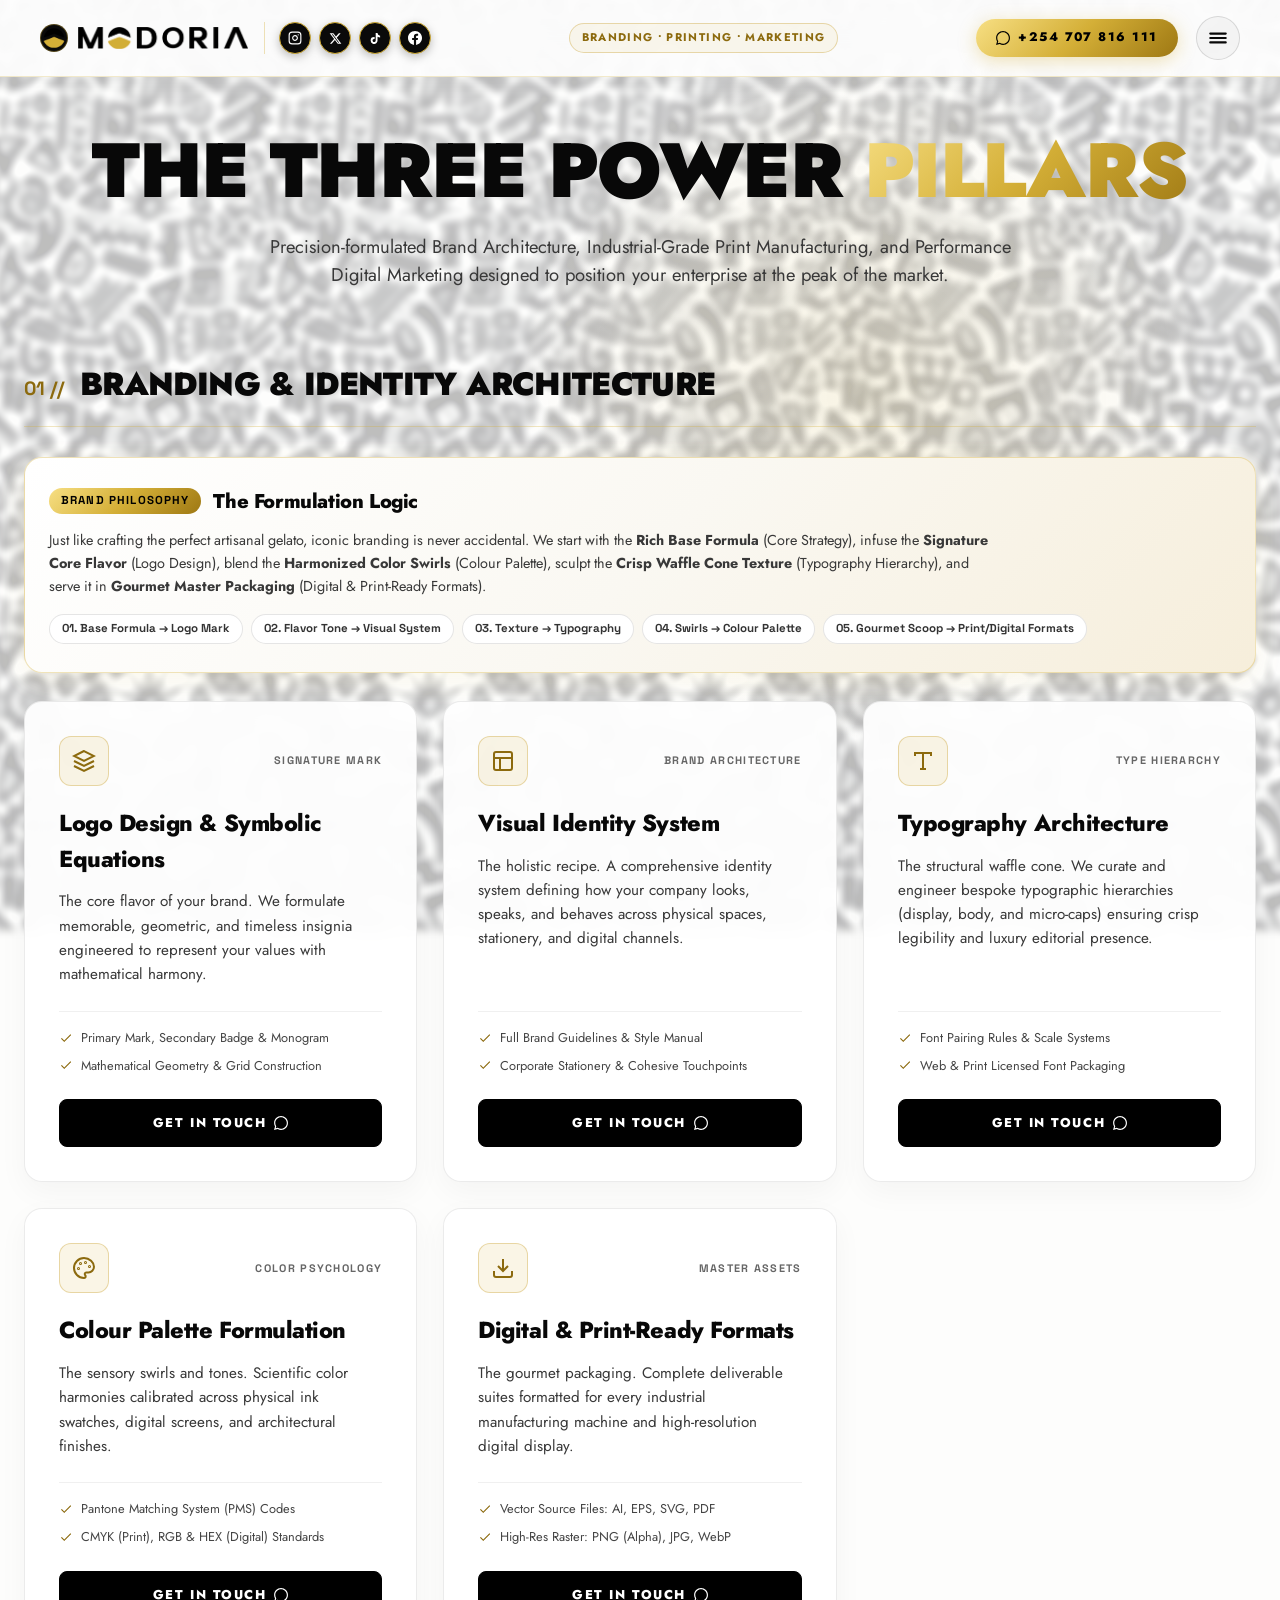
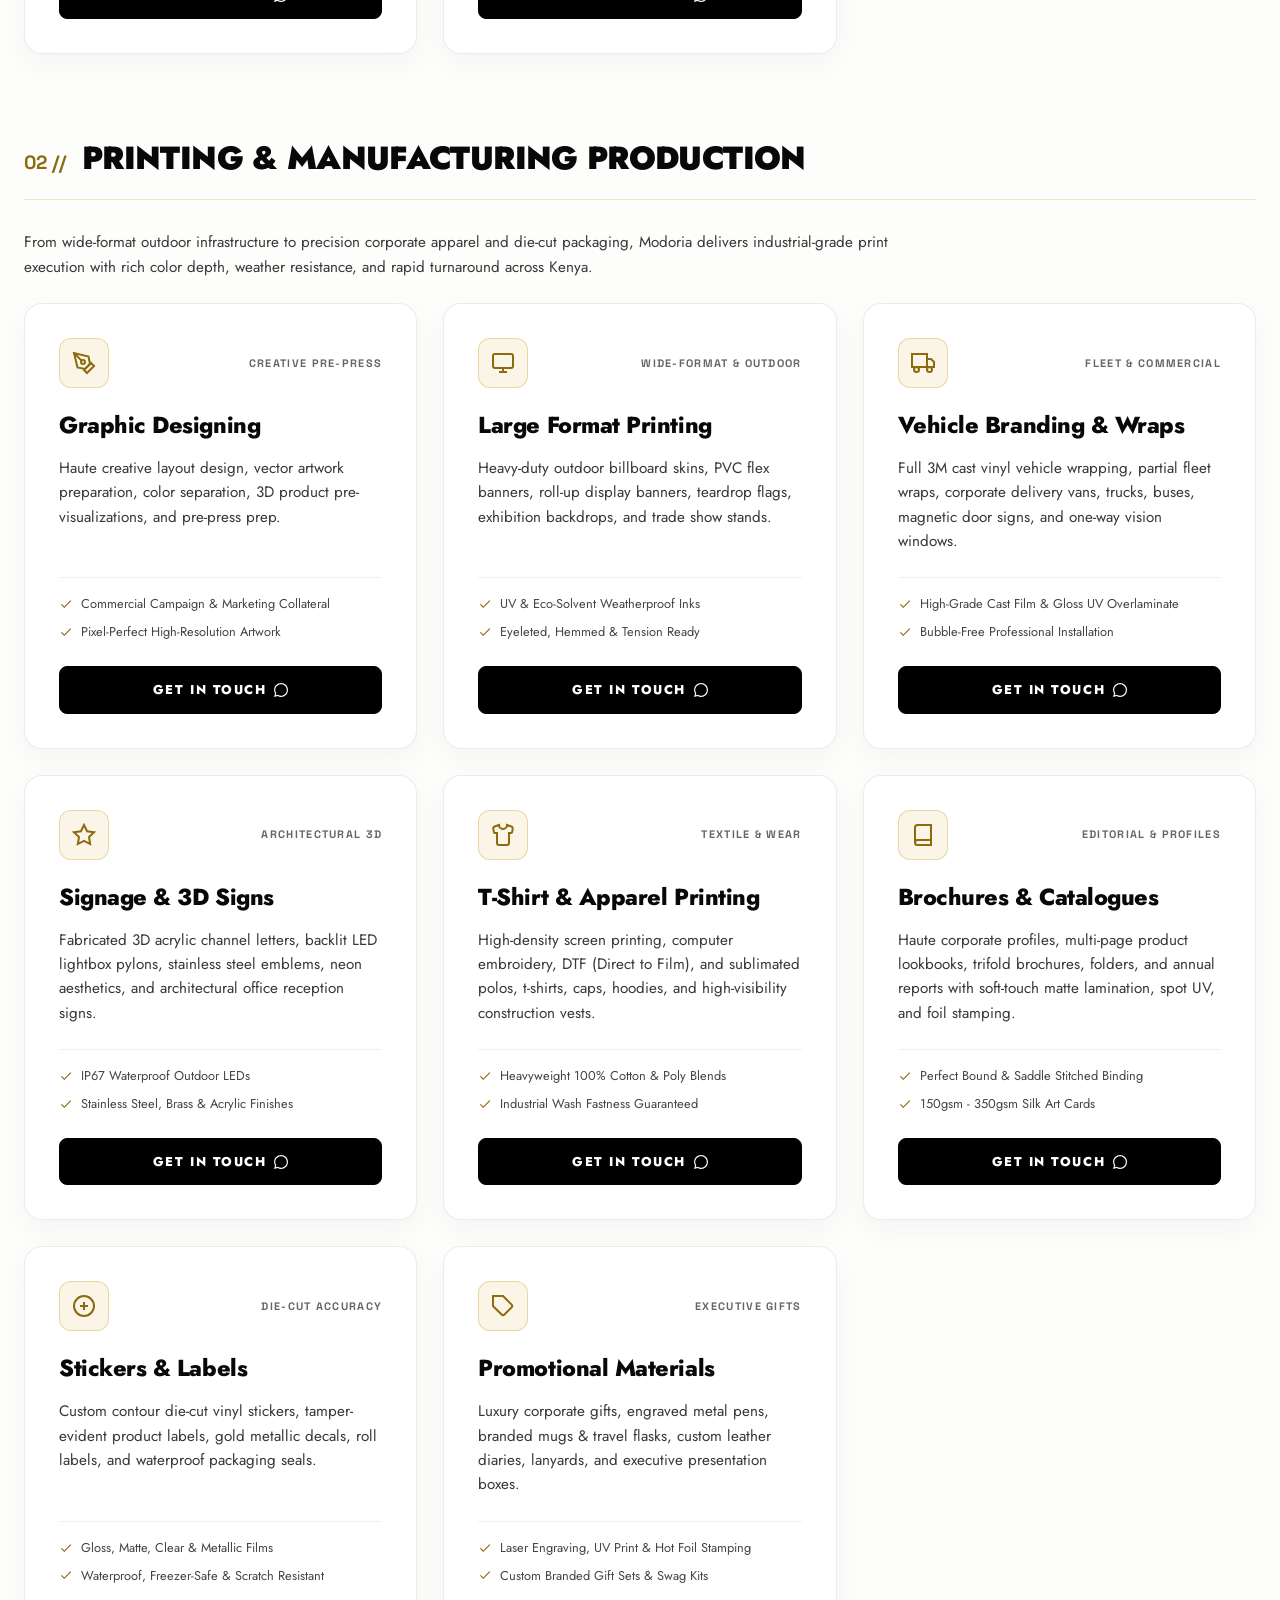
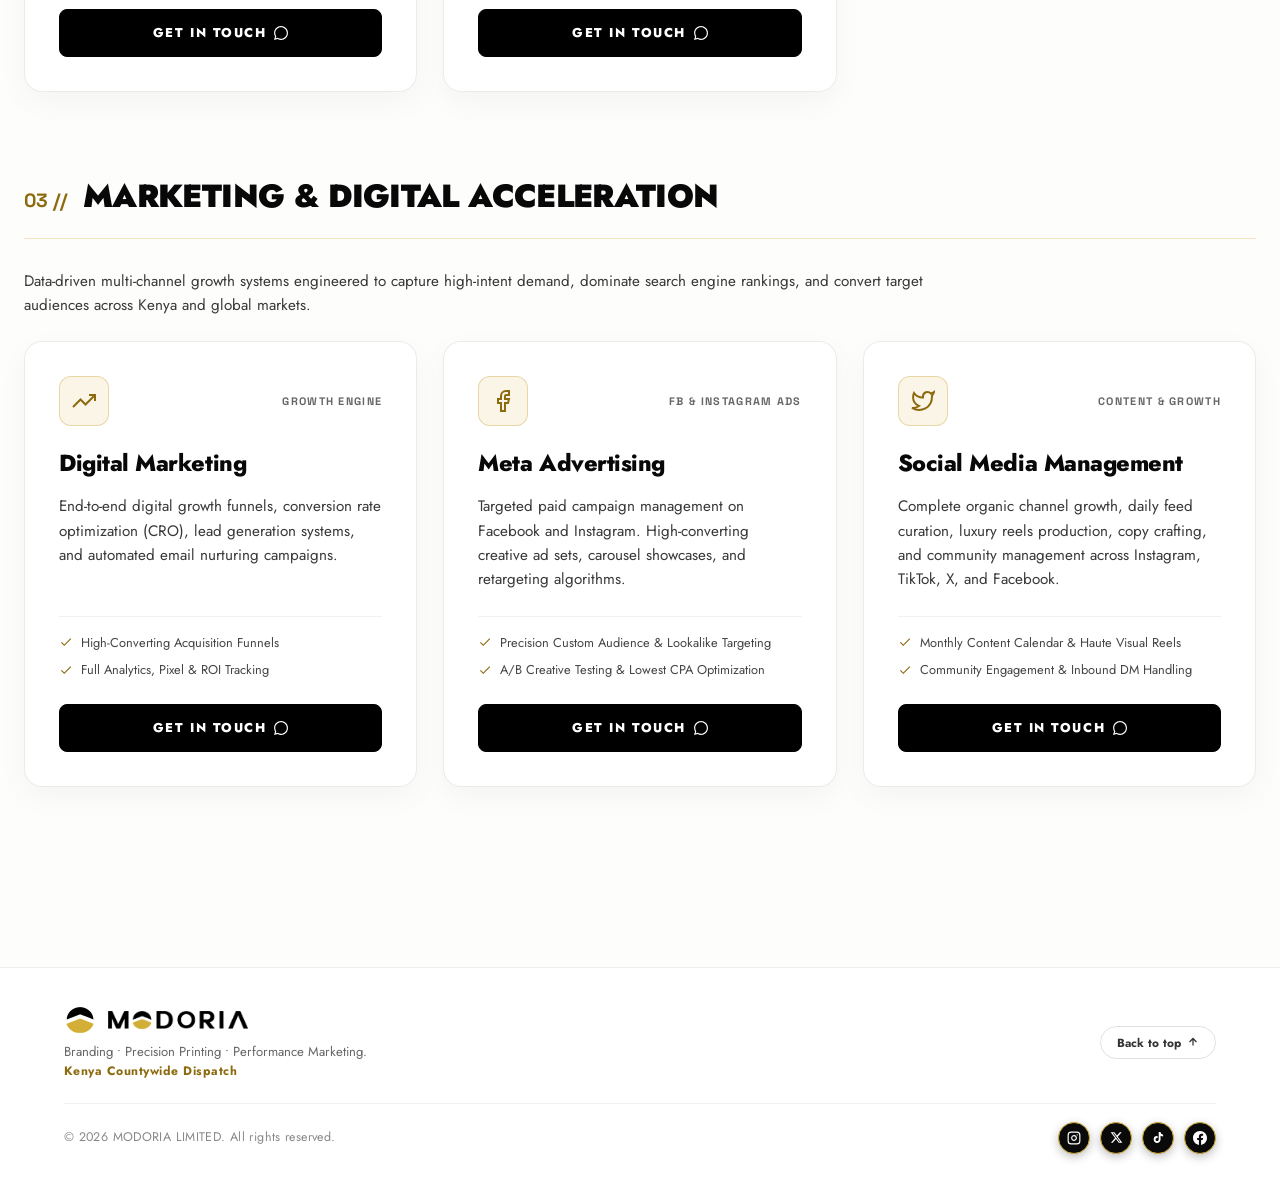
<file: services.html>
<!DOCTYPE html>
<html lang="en">

<head>
  <meta charset="UTF-8">
  <meta name="viewport" content="width=device-width, initial-scale=1.0">
  <title>Services Matrix | MODORIA Branding, Printing &amp; Marketing Kenya</title>
  <meta name="description"
    content="Explore Modoria's full service matrix across Kenya: Brand Architecture (Ice Cream Logic), 8 Industrial Printing lines, and High-Performance Digital Marketing engines.">
  <link rel="canonical" href="https://modoria.co.ke/services.html">
  <link rel="icon" type="image/png" sizes="32x32" href="assets/brand/favicon-32x32.png">
  <link rel="icon" type="image/png" sizes="16x16" href="assets/brand/favicon-16x16.png">
  <link rel="apple-touch-icon" sizes="180x180" href="assets/brand/apple-touch-icon.png">
  <link rel="shortcut icon" href="favicon.ico">
  <link rel="manifest" href="site.webmanifest">
  <meta name="theme-color" content="#D4AF37">

  <!-- Open Graph / Social Sharing -->
  <meta property="og:site_name" content="Modoria Limited">
  <meta property="og:type" content="website">
  <meta property="og:url" content="https://modoria.co.ke/services.html">
  <meta property="og:title" content="Services Matrix | MODORIA Branding, Printing &amp; Marketing Kenya">
  <meta property="og:description"
    content="Discover the 3 Power Pillars: Artisanal Brand Architecture, 8 Industrial Printing manufacturing lines, and Full-Funnel Digital Marketing in Kenya.">
  <meta property="og:image" content="https://modoria.co.ke/assets/brand/modoria-emblem.png">

  <!-- Twitter Meta -->
  <meta name="twitter:card" content="summary_large_image">
  <meta name="twitter:title" content="Services Matrix | MODORIA Branding, Printing &amp; Marketing Kenya">
  <meta name="twitter:description"
    content="Explore Modoria's comprehensive 3-pillar service capabilities across Kenya Countywide.">
  <meta name="twitter:image" content="https://modoria.co.ke/assets/brand/modoria-emblem.png">

  <link rel="preconnect" href="https://fonts.googleapis.com">
  <link rel="preconnect" href="https://fonts.gstatic.com" crossorigin>
  <link
    href="https://fonts.googleapis.com/css2?family=Jost:ital,wght@0,100..900;1,100..900&family=Space+Grotesk:wght@400;500;600;700&display=swap"
    rel="stylesheet">
  <link rel="stylesheet" href="css/style.css">
</head>

<body>

  <div class="bg-pattern-watermark"></div>
  <div class="ambient-glow"></div>

  <div class="topbar">
    <div class="topbar-left">
      <a href="index.html" class="logo-link" aria-label="Modoria Home">
        <img src="assets/brand/modoria-emblem.png" alt="Modoria Emblem" class="topbar-emblem-icon">
        <img src="assets/brand/modoria-logo.png" alt="Modoria Brand" class="topbar-logo-text">
      </a>

      <div class="topbar-socials" aria-label="Official Social Channels">
        <a href="https://www.instagram.com/modoria.ke?stkn=MXN6cDlkdDVsbmNkbQ%3D%3D&amp;utm_source=qr" target="_blank" rel="noopener" class="social-icon-btn" title="Follow Modoria on Instagram" aria-label="Instagram">
          <svg width="14" height="14" viewBox="0 0 24 24" fill="none" stroke="currentColor" stroke-width="2" stroke-linecap="round" stroke-linejoin="round"><rect x="2" y="2" width="20" height="20" rx="5" ry="5"/><path d="M16 11.37A4 4 0 1 1 12.63 8 4 4 0 0 1 16 11.37z"/><line x1="17.5" y1="6.5" x2="17.51" y2="6.5"/></svg>
        </a>
        <a href="https://x.com/modoria_ke?s=11" target="_blank" rel="noopener" class="social-icon-btn" title="Follow Modoria on X (Twitter)" aria-label="X (Twitter)">
          <svg width="13" height="13" viewBox="0 0 24 24" fill="currentColor"><path d="M18.244 2.25h3.308l-7.227 8.26 8.502 11.24H16.17l-5.214-6.817L4.99 21.75H1.68l7.73-8.835L1.254 2.25H8.08l4.713 6.231zm-1.161 17.52h1.833L7.084 4.126H5.117z"/></svg>
        </a>
        <a href="https://www.tiktok.com/@modoria.ke?_r=1&amp;_t=ZS-99YtKK3ql3F" target="_blank" rel="noopener" class="social-icon-btn" title="Follow Modoria on TikTok" aria-label="TikTok">
          <svg width="13" height="13" viewBox="0 0 24 24" fill="currentColor"><path d="M19.59 6.69a4.83 4.83 0 0 1-3.77-4.25V2h-3.45v13.67a2.89 2.89 0 0 1-5.2 1.74 2.89 2.89 0 0 1 2.31-4.64c.298-.002.595.042.88.13V9.4a6.33 6.33 0 0 0-1-.08A6.34 6.34 0 0 0 3 15.66a6.34 6.34 0 0 0 10.82 4.47 6.3 6.3 0 0 0 1.93-4.51V8.6a8.18 8.18 0 0 0 4.77 1.52v-3.4a4.85 4.85 0 0 1-.93-.03z"/></svg>
        </a>
        <a href="https://www.facebook.com/share/19QXa8VBAV/?mibextid=wwXIfr" target="_blank" rel="noopener" class="social-icon-btn" title="Follow Modoria on Facebook" aria-label="Facebook">
          <svg width="14" height="14" viewBox="0 0 24 24" fill="currentColor"><path d="M24 12.073c0-6.627-5.373-12-12-12s-12 5.373-12 12c0 5.99 4.388 10.954 10.125 11.854v-8.385H7.078v-3.47h3.047V9.43c0-3.007 1.792-4.669 4.533-4.669 1.312 0 2.686.235 2.686.235v2.953H15.83c-1.491 0-1.956.925-1.956 1.874v2.25h3.328l-.532 3.47h-2.796v8.385C19.612 23.027 24 18.062 24 12.073z"/></svg>
        </a>
      </div>
    </div>

    <div class="topbar-tag">BRANDING &bull; PRINTING &bull; MARKETING</div>

    <div class="topbar-actions">
      <a href="https://wa.me/254707816111" target="_blank" rel="noopener" class="btn-concierge-quick">
        <svg width="14" height="14" viewBox="0 0 24 24" fill="currentColor">
          <path
            d="M.057 24l1.687-6.163c-1.041-1.804-1.588-3.849-1.587-5.946.003-6.556 5.338-11.891 11.893-11.891 3.181.001 6.167 1.24 8.413 3.488 2.245 2.248 3.481 5.236 3.48 8.414-.003 6.557-5.338 11.892-11.893 11.892-1.99-.001-3.951-.5-5.688-1.448l-6.305 1.654zm6.597-3.807c1.676.995 3.276 1.591 5.392 1.592 5.448 0 9.886-4.434 9.889-9.885.002-5.462-4.415-9.89-9.881-9.892-5.452 0-9.887 4.434-9.889 9.884-.001 2.225.651 3.891 1.746 5.634l-.999 3.648 3.742-.981z" />
        </svg>
        <span>+254 707 816 111</span>
      </a>

      <button class="menu-toggle" id="menuToggle" aria-expanded="false" aria-label="Open menu">
        <svg width="22" height="22" viewBox="0 0 20 20" fill="none">
          <line class="bar bar-top" x1="3" y1="6" x2="17" y2="6" stroke="#000" stroke-width="2"
            stroke-linecap="round" />
          <line class="bar bar-mid" x1="3" y1="10" x2="17" y2="10" stroke="#000" stroke-width="2"
            stroke-linecap="round" />
          <line class="bar bar-bot" x1="3" y1="14" x2="17" y2="14" stroke="#000" stroke-width="2"
            stroke-linecap="round" />
        </svg>
      </button>
    </div>
  </div>

  <!-- GSAP Multi-Panel Navigation Drawer -->
  <div class="nav" id="nav">
    <div class="nav-bg"></div>

    <div class="nav-top nav-border nav-panel" id="navTop">
      <ul class="nav-list">
        <li class="nav-item">
          <a class="nav-link" href="index.html">
            <span>Home</span>
            <span class="nav-num">01 //</span>
          </a>
        </li>
        <li class="nav-item">
          <a class="nav-link" href="services.html">
            <span>Services Matrix</span>
            <span class="nav-num">02 //</span>
          </a>
        </li>
        <li class="nav-item">
          <a class="nav-link" href="process.html">
            <span>Process &amp; Case Study</span>
            <span class="nav-num">03 //</span>
          </a>
        </li>
        <li class="nav-item">
          <a class="nav-link" href="contact.html">
            <span>Concierge &amp; Booking</span>
            <span class="nav-num">04 //</span>
          </a>
        </li>
      </ul>
      <div class="nav-login">
        <div class="nav-login-tag">
          <span class="nav-login-dot"></span>
          <span>STUDIO ACTIVE &bull; KENYA COUNTYWIDE</span>
        </div>
        <span style="font-family: var(--font-mono); font-size: 0.72rem; color: #888;">EST. MODORIA</span>
      </div>
    </div>

    <div class="nav-middle nav-border nav-panel" id="navMiddle">
      <div class="nav-middle-header">Featured Case Study // 2026</div>
      <div class="nav-middle-card">
        <div class="nav-middle-badge">
          <svg width="22" height="22" viewBox="0 0 24 24" fill="none" stroke="currentColor" stroke-width="2"
            stroke-linecap="round" stroke-linejoin="round">
            <polygon points="12 2 2 7 12 12 22 7 12 2" />
            <polyline points="2 17 12 22 22 17" />
            <polyline points="2 12 12 17 22 12" />
          </svg>
        </div>
        <div class="nav-middle-info">
          <div class="nav-middle-title">R3 Realtors Limited</div>
          <div class="nav-middle-desc">Complete Brand Architecture &bull; Real | Realty | Relationships</div>
        </div>
      </div>
      <div class="nav-middle-actions">
        <a href="process.html">Explore Case Study &rarr;</a>
      </div>
    </div>

    <div class="nav-bottom nav-border nav-panel" id="navBottom">
      <ul class="nav-socials">
        <li>
          <a href="https://www.instagram.com/modoria.ke?stkn=MXN6cDlkdDVsbmNkbQ%3D%3D&amp;utm_source=qr" target="_blank" rel="noopener">
            <svg width="14" height="14" viewBox="0 0 24 24" fill="none" stroke="currentColor" stroke-width="2" stroke-linecap="round" stroke-linejoin="round"><rect x="2" y="2" width="20" height="20" rx="5" ry="5"/><path d="M16 11.37A4 4 0 1 1 12.63 8 4 4 0 0 1 16 11.37z"/><line x1="17.5" y1="6.5" x2="17.51" y2="6.5"/></svg>
            <span>Instagram</span>
          </a>
        </li>
        <li>
          <a href="https://x.com/modoria_ke?s=11" target="_blank" rel="noopener">
            <svg width="13" height="13" viewBox="0 0 24 24" fill="currentColor"><path d="M18.244 2.25h3.308l-7.227 8.26 8.502 11.24H16.17l-5.214-6.817L4.99 21.75H1.68l7.73-8.835L1.254 2.25H8.08l4.713 6.231zm-1.161 17.52h1.833L7.084 4.126H5.117z"/></svg>
            <span>X / Twitter</span>
          </a>
        </li>
        <li>
          <a href="https://www.tiktok.com/@modoria.ke?_r=1&amp;_t=ZS-99YtKK3ql3F" target="_blank" rel="noopener">
            <svg width="13" height="13" viewBox="0 0 24 24" fill="currentColor"><path d="M19.59 6.69a4.83 4.83 0 0 1-3.77-4.25V2h-3.45v13.67a2.89 2.89 0 0 1-5.2 1.74 2.89 2.89 0 0 1 2.31-4.64c.298-.002.595.042.88.13V9.4a6.33 6.33 0 0 0-1-.08A6.34 6.34 0 0 0 3 15.66a6.34 6.34 0 0 0 10.82 4.47 6.3 6.3 0 0 0 1.93-4.51V8.6a8.18 8.18 0 0 0 4.77 1.52v-3.4a4.85 4.85 0 0 1-.93-.03z"/></svg>
            <span>TikTok</span>
          </a>
        </li>
        <li>
          <a href="https://www.facebook.com/share/19QXa8VBAV/?mibextid=wwXIfr" target="_blank" rel="noopener">
            <svg width="14" height="14" viewBox="0 0 24 24" fill="currentColor"><path d="M24 12.073c0-6.627-5.373-12-12-12s-12 5.373-12 12c0 5.99 4.388 10.954 10.125 11.854v-8.385H7.078v-3.47h3.047V9.43c0-3.007 1.792-4.669 4.533-4.669 1.312 0 2.686.235 2.686.235v2.953H15.83c-1.491 0-1.956.925-1.956 1.874v2.25h3.328l-.532 3.47h-2.796v8.385C19.612 23.027 24 18.062 24 12.073z"/></svg>
            <span>Facebook</span>
          </a>
        </li>
      </ul>
      <div class="nav-asset-badge">
        <span>+254 707 816 111</span>
      </div>
    </div>
  </div>


  <main class="page-container">

    <header class="page-hero">

      <h1>THE THREE POWER <span
          style="background: var(--gold-gradient); -webkit-background-clip: text; -webkit-text-fill-color: transparent;">PILLARS</span>
      </h1>
      <p>Precision-formulated Brand Architecture, Industrial-Grade Print Manufacturing, and Performance Digital
        Marketing designed to position your enterprise at the peak of the market.</p>
    </header>

    <!-- ══════════════════════════════════════════════════════════════════════
         CATEGORY 1: BRANDING (WITH ICE CREAM CREATION LOGIC)
         ══════════════════════════════════════════════════════════════════════ -->
    <section class="pillar-section" id="branding">
      <div class="pillar-header">
        <div class="pillar-title-group">
          <span class="pillar-number">01 //</span>
          <h2 class="pillar-title">BRANDING &amp; IDENTITY ARCHITECTURE</h2>
        </div>

      </div>

      <!-- Ice Cream Creation Logic Metaphor Banner -->
      <div class="icecream-logic-banner"
        style="background: linear-gradient(135deg, #ffffff 0%, #faf8f2 50%, #f6eedb 100%); border: 1.5px solid rgba(212, 175, 55, 0.35); border-radius: 18px; padding: 28px 24px; margin-bottom: 28px; box-shadow: 0 8px 30px rgba(212, 175, 55, 0.08);">
        <div style="display: flex; align-items: center; gap: 12px; margin-bottom: 12px;">
          <span
            style="background: var(--gold-gradient); color: #000; font-family: var(--font-mono); font-weight: 800; font-size: 0.72rem; padding: 4px 12px; border-radius: 100px; text-transform: uppercase; letter-spacing: 0.1em;">
            BRAND PHILOSOPHY
          </span>
          <h3
            style="font-family: var(--font-display); font-size: 1.25rem; font-weight: 800; color: var(--black); margin: 0;">
            The Formulation Logic
          </h3>
        </div>
        <p
          style="font-size: 0.9rem; color: var(--text-secondary); line-height: 1.6; max-width: 950px; margin-bottom: 16px;">
          Just like crafting the perfect artisanal gelato, iconic branding is never accidental. We start with the
          <strong>Rich Base Formula</strong> (Core Strategy), infuse the <strong>Signature Core Flavor</strong> (Logo
          Design), blend the <strong>Harmonized Color Swirls</strong> (Colour Palette), sculpt the <strong>Crisp Waffle
            Cone Texture</strong> (Typography Hierarchy), and serve it in <strong>Gourmet Master Packaging</strong>
          (Digital &amp; Print-Ready Formats).
        </p>
        <div style="display: flex; flex-wrap: wrap; gap: 8px;">
          <span
            style="background: #fff; border: 1px solid rgba(0,0,0,0.1); padding: 5px 12px; border-radius: 100px; font-family: var(--font-mono); font-size: 0.72rem; font-weight: 700; color: #333;">01.
            Base Formula &rarr; Logo Mark</span>
          <span
            style="background: #fff; border: 1px solid rgba(0,0,0,0.1); padding: 5px 12px; border-radius: 100px; font-family: var(--font-mono); font-size: 0.72rem; font-weight: 700; color: #333;">02.
            Flavor Tone &rarr; Visual System</span>
          <span
            style="background: #fff; border: 1px solid rgba(0,0,0,0.1); padding: 5px 12px; border-radius: 100px; font-family: var(--font-mono); font-size: 0.72rem; font-weight: 700; color: #333;">03.
            Texture &rarr; Typography</span>
          <span
            style="background: #fff; border: 1px solid rgba(0,0,0,0.1); padding: 5px 12px; border-radius: 100px; font-family: var(--font-mono); font-size: 0.72rem; font-weight: 700; color: #333;">04.
            Swirls &rarr; Colour Palette</span>
          <span
            style="background: #fff; border: 1px solid rgba(0,0,0,0.1); padding: 5px 12px; border-radius: 100px; font-family: var(--font-mono); font-size: 0.72rem; font-weight: 700; color: #333;">05.
            Gourmet Scoop &rarr; Print/Digital Formats</span>
        </div>
      </div>

      <div class="services-grid">
        <!-- 1. Logo Design -->
        <article class="service-card">
          <div class="service-card-top">
            <div class="service-icon">
              <svg width="24" height="24" viewBox="0 0 24 24" fill="none" stroke="currentColor" stroke-width="2">
                <polygon points="12 2 2 7 12 12 22 7 12 2" />
                <polyline points="2 17 12 22 22 17" />
                <polyline points="2 12 12 17 22 12" />
              </svg>
            </div>
            <span class="service-badge">SIGNATURE MARK</span>
          </div>
          <h3 class="service-title">Logo Design &amp; Symbolic Equations</h3>
          <p class="service-desc">The core flavor of your brand. We formulate memorable, geometric, and timeless
            insignia engineered to represent your values with mathematical harmony.</p>
          <ul class="service-specs-list">
            <li><svg width="14" height="14" viewBox="0 0 24 24" fill="currentColor">
                <path d="M9 16.17L4.83 12l-1.42 1.41L9 19 21 7l-1.41-1.41z" />
              </svg> Primary Mark, Secondary Badge &amp; Monogram</li>
            <li><svg width="14" height="14" viewBox="0 0 24 24" fill="currentColor">
                <path d="M9 16.17L4.83 12l-1.42 1.41L9 19 21 7l-1.41-1.41z" />
              </svg> Mathematical Geometry &amp; Grid Construction</li>
          </ul>
          <a href="https://wa.me/254707816111?text=Hello%20Modoria,%20I%20would%20like%20to%20get%20in%20touch%20regarding%20Logo%20Design."
            target="_blank" rel="noopener" class="btn-inquire-service">
            <span>Get in touch</span>
            <svg width="14" height="14" viewBox="0 0 24 24" fill="currentColor">
              <path
                d="M.057 24l1.687-6.163c-1.041-1.804-1.588-3.849-1.587-5.946.003-6.556 5.338-11.891 11.893-11.891 3.181.001 6.167 1.24 8.413 3.488 2.245 2.248 3.481 5.236 3.48 8.414-.003 6.557-5.338 11.892-11.893 11.892-1.99-.001-3.951-.5-5.688-1.448l-6.305 1.654zm6.597-3.807c1.676.995 3.276 1.591 5.392 1.592 5.448 0 9.886-4.434 9.889-9.885.002-5.462-4.415-9.89-9.881-9.892-5.452 0-9.887 4.434-9.889 9.884-.001 2.225.651 3.891 1.746 5.634l-.999 3.648 3.742-.981z" />
            </svg>
          </a>
        </article>

        <!-- 2. Visual Identity -->
        <article class="service-card">
          <div class="service-card-top">
            <div class="service-icon">
              <svg width="24" height="24" viewBox="0 0 24 24" fill="none" stroke="currentColor" stroke-width="2">
                <rect x="3" y="3" width="18" height="18" rx="2" />
                <path d="M3 9h18M9 21V9" />
              </svg>
            </div>
            <span class="service-badge">BRAND ARCHITECTURE</span>
          </div>
          <h3 class="service-title">Visual Identity System</h3>
          <p class="service-desc">The holistic recipe. A comprehensive identity system defining how your company looks,
            speaks, and behaves across physical spaces, stationery, and digital channels.</p>
          <ul class="service-specs-list">
            <li><svg width="14" height="14" viewBox="0 0 24 24" fill="currentColor">
                <path d="M9 16.17L4.83 12l-1.42 1.41L9 19 21 7l-1.41-1.41z" />
              </svg> Full Brand Guidelines &amp; Style Manual</li>
            <li><svg width="14" height="14" viewBox="0 0 24 24" fill="currentColor">
                <path d="M9 16.17L4.83 12l-1.42 1.41L9 19 21 7l-1.41-1.41z" />
              </svg> Corporate Stationery &amp; Cohesive Touchpoints</li>
          </ul>
          <a href="https://wa.me/254707816111?text=Hello%20Modoria,%20I%20would%20like%20to%20get%20in%20touch%20regarding%20Visual%20Identity%20System."
            target="_blank" rel="noopener" class="btn-inquire-service">
            <span>Get in touch</span>
            <svg width="14" height="14" viewBox="0 0 24 24" fill="currentColor">
              <path
                d="M.057 24l1.687-6.163c-1.041-1.804-1.588-3.849-1.587-5.946.003-6.556 5.338-11.891 11.893-11.891 3.181.001 6.167 1.24 8.413 3.488 2.245 2.248 3.481 5.236 3.48 8.414-.003 6.557-5.338 11.892-11.893 11.892-1.99-.001-3.951-.5-5.688-1.448l-6.305 1.654zm6.597-3.807c1.676.995 3.276 1.591 5.392 1.592 5.448 0 9.886-4.434 9.889-9.885.002-5.462-4.415-9.89-9.881-9.892-5.452 0-9.887 4.434-9.889 9.884-.001 2.225.651 3.891 1.746 5.634l-.999 3.648 3.742-.981z" />
            </svg>
          </a>
        </article>

        <!-- 3. Typography -->
        <article class="service-card">
          <div class="service-card-top">
            <div class="service-icon">
              <svg width="24" height="24" viewBox="0 0 24 24" fill="none" stroke="currentColor" stroke-width="2">
                <polyline points="4 7 4 4 20 4 20 7" />
                <line x1="9" y1="20" x2="15" y2="20" />
                <line x1="12" y1="4" x2="12" y2="20" />
              </svg>
            </div>
            <span class="service-badge">TYPE HIERARCHY</span>
          </div>
          <h3 class="service-title">Typography Architecture</h3>
          <p class="service-desc">The structural waffle cone. We curate and engineer bespoke typographic hierarchies
            (display, body, and micro-caps) ensuring crisp legibility and luxury editorial presence.</p>
          <ul class="service-specs-list">
            <li><svg width="14" height="14" viewBox="0 0 24 24" fill="currentColor">
                <path d="M9 16.17L4.83 12l-1.42 1.41L9 19 21 7l-1.41-1.41z" />
              </svg> Font Pairing Rules &amp; Scale Systems</li>
            <li><svg width="14" height="14" viewBox="0 0 24 24" fill="currentColor">
                <path d="M9 16.17L4.83 12l-1.42 1.41L9 19 21 7l-1.41-1.41z" />
              </svg> Web &amp; Print Licensed Font Packaging</li>
          </ul>
          <a href="https://wa.me/254707816111?text=Hello%20Modoria,%20I%20would%20like%20to%20get%20in%20touch%20regarding%20Typography%20Architecture."
            target="_blank" rel="noopener" class="btn-inquire-service">
            <span>Get in touch</span>
            <svg width="14" height="14" viewBox="0 0 24 24" fill="currentColor">
              <path
                d="M.057 24l1.687-6.163c-1.041-1.804-1.588-3.849-1.587-5.946.003-6.556 5.338-11.891 11.893-11.891 3.181.001 6.167 1.24 8.413 3.488 2.245 2.248 3.481 5.236 3.48 8.414-.003 6.557-5.338 11.892-11.893 11.892-1.99-.001-3.951-.5-5.688-1.448l-6.305 1.654zm6.597-3.807c1.676.995 3.276 1.591 5.392 1.592 5.448 0 9.886-4.434 9.889-9.885.002-5.462-4.415-9.89-9.881-9.892-5.452 0-9.887 4.434-9.889 9.884-.001 2.225.651 3.891 1.746 5.634l-.999 3.648 3.742-.981z" />
            </svg>
          </a>
        </article>

        <!-- 4. Colour Palette -->
        <article class="service-card">
          <div class="service-card-top">
            <div class="service-icon">
              <svg width="24" height="24" viewBox="0 0 24 24" fill="none" stroke="currentColor" stroke-width="2">
                <circle cx="13.5" cy="6.5" r=".5" />
                <circle cx="17.5" cy="10.5" r=".5" />
                <circle cx="8.5" cy="7.5" r=".5" />
                <circle cx="6.5" cy="12.5" r=".5" />
                <path
                  d="M12 2C6.5 2 2 6.5 2 12s4.5 10 10 10c.926 0 1.648-.746 1.648-1.688 0-.437-.18-.835-.437-1.125-.29-.289-.438-.652-.438-1.125a1.64 1.64 0 0 1 1.668-1.668h1.996c3.051 0 5.563-2.512 5.563-5.563C22 6.5 17.5 2 12 2z" />
              </svg>
            </div>
            <span class="service-badge">COLOR PSYCHOLOGY</span>
          </div>
          <h3 class="service-title">Colour Palette Formulation</h3>
          <p class="service-desc">The sensory swirls and tones. Scientific color harmonies calibrated across physical
            ink swatches, digital screens, and architectural finishes.</p>
          <ul class="service-specs-list">
            <li><svg width="14" height="14" viewBox="0 0 24 24" fill="currentColor">
                <path d="M9 16.17L4.83 12l-1.42 1.41L9 19 21 7l-1.41-1.41z" />
              </svg> Pantone Matching System (PMS) Codes</li>
            <li><svg width="14" height="14" viewBox="0 0 24 24" fill="currentColor">
                <path d="M9 16.17L4.83 12l-1.42 1.41L9 19 21 7l-1.41-1.41z" />
              </svg> CMYK (Print), RGB &amp; HEX (Digital) Standards</li>
          </ul>
          <a href="https://wa.me/254707816111?text=Hello%20Modoria,%20I%20would%20like%20to%20get%20in%20touch%20regarding%20Colour%20Palette%20Formulation."
            target="_blank" rel="noopener" class="btn-inquire-service">
            <span>Get in touch</span>
            <svg width="14" height="14" viewBox="0 0 24 24" fill="currentColor">
              <path
                d="M.057 24l1.687-6.163c-1.041-1.804-1.588-3.849-1.587-5.946.003-6.556 5.338-11.891 11.893-11.891 3.181.001 6.167 1.24 8.413 3.488 2.245 2.248 3.481 5.236 3.48 8.414-.003 6.557-5.338 11.892-11.893 11.892-1.99-.001-3.951-.5-5.688-1.448l-6.305 1.654zm6.597-3.807c1.676.995 3.276 1.591 5.392 1.592 5.448 0 9.886-4.434 9.889-9.885.002-5.462-4.415-9.89-9.881-9.892-5.452 0-9.887 4.434-9.889 9.884-.001 2.225.651 3.891 1.746 5.634l-.999 3.648 3.742-.981z" />
            </svg>
          </a>
        </article>

        <!-- 5. Digital & Print Ready Formats -->
        <article class="service-card">
          <div class="service-card-top">
            <div class="service-icon">
              <svg width="24" height="24" viewBox="0 0 24 24" fill="none" stroke="currentColor" stroke-width="2">
                <path d="M21 15v4a2 2 0 0 1-2 2H5a2 2 0 0 1-2-2v-4M7 10l5 5 5-5M12 15V3" />
              </svg>
            </div>
            <span class="service-badge">MASTER ASSETS</span>
          </div>
          <h3 class="service-title">Digital &amp; Print-Ready Formats</h3>
          <p class="service-desc">The gourmet packaging. Complete deliverable suites formatted for every industrial
            manufacturing machine and high-resolution digital display.</p>
          <ul class="service-specs-list">
            <li><svg width="14" height="14" viewBox="0 0 24 24" fill="currentColor">
                <path d="M9 16.17L4.83 12l-1.42 1.41L9 19 21 7l-1.41-1.41z" />
              </svg> Vector Source Files: AI, EPS, SVG, PDF</li>
            <li><svg width="14" height="14" viewBox="0 0 24 24" fill="currentColor">
                <path d="M9 16.17L4.83 12l-1.42 1.41L9 19 21 7l-1.41-1.41z" />
              </svg> High-Res Raster: PNG (Alpha), JPG, WebP</li>
          </ul>
          <a href="https://wa.me/254707816111?text=Hello%20Modoria,%20I%20would%20like%20to%20get%20in%20touch%20regarding%20Digital%20and%20Print-Ready%20Formats."
            target="_blank" rel="noopener" class="btn-inquire-service">
            <span>Get in touch</span>
            <svg width="14" height="14" viewBox="0 0 24 24" fill="currentColor">
              <path
                d="M.057 24l1.687-6.163c-1.041-1.804-1.588-3.849-1.587-5.946.003-6.556 5.338-11.891 11.893-11.891 3.181.001 6.167 1.24 8.413 3.488 2.245 2.248 3.481 5.236 3.48 8.414-.003 6.557-5.338 11.892-11.893 11.892-1.99-.001-3.951-.5-5.688-1.448l-6.305 1.654zm6.597-3.807c1.676.995 3.276 1.591 5.392 1.592 5.448 0 9.886-4.434 9.889-9.885.002-5.462-4.415-9.89-9.881-9.892-5.452 0-9.887 4.434-9.889 9.884-.001 2.225.651 3.891 1.746 5.634l-.999 3.648 3.742-.981z" />
            </svg>
          </a>
        </article>
      </div>
    </section>

    <!-- ══════════════════════════════════════════════════════════════════════
         CATEGORY 2: PRINTING (DESCRIPTION & OPTIONS)
         ══════════════════════════════════════════════════════════════════════ -->
    <section class="pillar-section" id="printing">
      <div class="pillar-header">
        <div class="pillar-title-group">
          <span class="pillar-number">02 //</span>
          <h2 class="pillar-title">PRINTING &amp; MANUFACTURING PRODUCTION</h2>
        </div>

      </div>

      <p
        style="color: var(--text-secondary); max-width: 900px; margin-bottom: 24px; font-size: 0.95rem; line-height: 1.6;">
        From wide-format outdoor infrastructure to precision corporate apparel and die-cut packaging, Modoria delivers
        industrial-grade print execution with rich color depth, weather resistance, and rapid turnaround across Kenya.
      </p>

      <div class="services-grid">
        <!-- 1. Graphic Design -->
        <article class="service-card">
          <div class="service-card-top">
            <div class="service-icon">
              <svg width="24" height="24" viewBox="0 0 24 24" fill="none" stroke="currentColor" stroke-width="2">
                <path d="M12 19l7-7 3 3-7 7-3-3z" />
                <path d="M18 13l-1.5-7.5L2 2l3.5 14.5L13 18l5-5z" />
                <path d="M2 2l7.586 7.586" />
                <circle cx="11" cy="11" r="2" />
              </svg>
            </div>
            <span class="service-badge">CREATIVE PRE-PRESS</span>
          </div>
          <h3 class="service-title">Graphic Designing</h3>
          <p class="service-desc">Haute creative layout design, vector artwork preparation, color separation, 3D product
            pre-visualizations, and pre-press prep.</p>
          <ul class="service-specs-list">
            <li><svg width="14" height="14" viewBox="0 0 24 24" fill="currentColor">
                <path d="M9 16.17L4.83 12l-1.42 1.41L9 19 21 7l-1.41-1.41z" />
              </svg> Commercial Campaign &amp; Marketing Collateral</li>
            <li><svg width="14" height="14" viewBox="0 0 24 24" fill="currentColor">
                <path d="M9 16.17L4.83 12l-1.42 1.41L9 19 21 7l-1.41-1.41z" />
              </svg> Pixel-Perfect High-Resolution Artwork</li>
          </ul>
          <a href="https://wa.me/254707816111?text=Hello%20Modoria,%20I%20would%20like%20to%20get%20in%20touch%20regarding%20Graphic%20Designing."
            target="_blank" rel="noopener" class="btn-inquire-service">
            <span>Get in touch</span>
            <svg width="14" height="14" viewBox="0 0 24 24" fill="currentColor">
              <path
                d="M.057 24l1.687-6.163c-1.041-1.804-1.588-3.849-1.587-5.946.003-6.556 5.338-11.891 11.893-11.891 3.181.001 6.167 1.24 8.413 3.488 2.245 2.248 3.481 5.236 3.48 8.414-.003 6.557-5.338 11.892-11.893 11.892-1.99-.001-3.951-.5-5.688-1.448l-6.305 1.654zm6.597-3.807c1.676.995 3.276 1.591 5.392 1.592 5.448 0 9.886-4.434 9.889-9.885.002-5.462-4.415-9.89-9.881-9.892-5.452 0-9.887 4.434-9.889 9.884-.001 2.225.651 3.891 1.746 5.634l-.999 3.648 3.742-.981z" />
            </svg>
          </a>
        </article>

        <!-- 2. Large Format Printing -->
        <article class="service-card">
          <div class="service-card-top">
            <div class="service-icon">
              <svg width="24" height="24" viewBox="0 0 24 24" fill="none" stroke="currentColor" stroke-width="2">
                <rect x="2" y="3" width="20" height="14" rx="2" />
                <line x1="8" y1="21" x2="16" y2="21" />
                <line x1="12" y1="17" x2="12" y2="21" />
              </svg>
            </div>
            <span class="service-badge">WIDE-FORMAT &amp; OUTDOOR</span>
          </div>
          <h3 class="service-title">Large Format Printing</h3>
          <p class="service-desc">Heavy-duty outdoor billboard skins, PVC flex banners, roll-up display banners,
            teardrop flags, exhibition backdrops, and trade show stands.</p>
          <ul class="service-specs-list">
            <li><svg width="14" height="14" viewBox="0 0 24 24" fill="currentColor">
                <path d="M9 16.17L4.83 12l-1.42 1.41L9 19 21 7l-1.41-1.41z" />
              </svg> UV &amp; Eco-Solvent Weatherproof Inks</li>
            <li><svg width="14" height="14" viewBox="0 0 24 24" fill="currentColor">
                <path d="M9 16.17L4.83 12l-1.42 1.41L9 19 21 7l-1.41-1.41z" />
              </svg> Eyeleted, Hemmed &amp; Tension Ready</li>
          </ul>
          <a href="https://wa.me/254707816111?text=Hello%20Modoria,%20I%20would%20like%20to%20get%20in%20touch%20regarding%20Large%20Format%20Printing."
            target="_blank" rel="noopener" class="btn-inquire-service">
            <span>Get in touch</span>
            <svg width="14" height="14" viewBox="0 0 24 24" fill="currentColor">
              <path
                d="M.057 24l1.687-6.163c-1.041-1.804-1.588-3.849-1.587-5.946.003-6.556 5.338-11.891 11.893-11.891 3.181.001 6.167 1.24 8.413 3.488 2.245 2.248 3.481 5.236 3.48 8.414-.003 6.557-5.338 11.892-11.893 11.892-1.99-.001-3.951-.5-5.688-1.448l-6.305 1.654zm6.597-3.807c1.676.995 3.276 1.591 5.392 1.592 5.448 0 9.886-4.434 9.889-9.885.002-5.462-4.415-9.89-9.881-9.892-5.452 0-9.887 4.434-9.889 9.884-.001 2.225.651 3.891 1.746 5.634l-.999 3.648 3.742-.981z" />
            </svg>
          </a>
        </article>

        <!-- 3. Vehicle Branding -->
        <article class="service-card">
          <div class="service-card-top">
            <div class="service-icon">
              <svg width="24" height="24" viewBox="0 0 24 24" fill="none" stroke="currentColor" stroke-width="2">
                <rect x="1" y="3" width="15" height="13" />
                <polygon points="16 8 20 8 23 11 23 16 16 16 16 8" />
                <circle cx="5.5" cy="18.5" r="2.5" />
                <circle cx="18.5" cy="18.5" r="2.5" />
              </svg>
            </div>
            <span class="service-badge">FLEET &amp; COMMERCIAL</span>
          </div>
          <h3 class="service-title">Vehicle Branding &amp; Wraps</h3>
          <p class="service-desc">Full 3M cast vinyl vehicle wrapping, partial fleet wraps, corporate delivery vans,
            trucks, buses, magnetic door signs, and one-way vision windows.</p>
          <ul class="service-specs-list">
            <li><svg width="14" height="14" viewBox="0 0 24 24" fill="currentColor">
                <path d="M9 16.17L4.83 12l-1.42 1.41L9 19 21 7l-1.41-1.41z" />
              </svg> High-Grade Cast Film &amp; Gloss UV Overlaminate</li>
            <li><svg width="14" height="14" viewBox="0 0 24 24" fill="currentColor">
                <path d="M9 16.17L4.83 12l-1.42 1.41L9 19 21 7l-1.41-1.41z" />
              </svg> Bubble-Free Professional Installation</li>
          </ul>
          <a href="https://wa.me/254707816111?text=Hello%20Modoria,%20I%20would%20like%20to%20get%20in%20touch%20regarding%20Vehicle%20Branding%20and%20Wraps."
            target="_blank" rel="noopener" class="btn-inquire-service">
            <span>Get in touch</span>
            <svg width="14" height="14" viewBox="0 0 24 24" fill="currentColor">
              <path
                d="M.057 24l1.687-6.163c-1.041-1.804-1.588-3.849-1.587-5.946.003-6.556 5.338-11.891 11.893-11.891 3.181.001 6.167 1.24 8.413 3.488 2.245 2.248 3.481 5.236 3.48 8.414-.003 6.557-5.338 11.892-11.893 11.892-1.99-.001-3.951-.5-5.688-1.448l-6.305 1.654zm6.597-3.807c1.676.995 3.276 1.591 5.392 1.592 5.448 0 9.886-4.434 9.889-9.885.002-5.462-4.415-9.89-9.881-9.892-5.452 0-9.887 4.434-9.889 9.884-.001 2.225.651 3.891 1.746 5.634l-.999 3.648 3.742-.981z" />
            </svg>
          </a>
        </article>

        <!-- 4. Signage & 3D Signs -->
        <article class="service-card">
          <div class="service-card-top">
            <div class="service-icon">
              <svg width="24" height="24" viewBox="0 0 24 24" fill="none" stroke="currentColor" stroke-width="2">
                <polygon
                  points="12 2 15.09 8.26 22 9.27 17 14.14 18.18 21.02 12 17.77 5.82 21.02 7 14.14 2 9.27 8.91 8.26 12 2" />
              </svg>
            </div>
            <span class="service-badge">ARCHITECTURAL 3D</span>
          </div>
          <h3 class="service-title">Signage &amp; 3D Signs</h3>
          <p class="service-desc">Fabricated 3D acrylic channel letters, backlit LED lightbox pylons, stainless steel
            emblems, neon aesthetics, and architectural office reception signs.</p>
          <ul class="service-specs-list">
            <li><svg width="14" height="14" viewBox="0 0 24 24" fill="currentColor">
                <path d="M9 16.17L4.83 12l-1.42 1.41L9 19 21 7l-1.41-1.41z" />
              </svg> IP67 Waterproof Outdoor LEDs</li>
            <li><svg width="14" height="14" viewBox="0 0 24 24" fill="currentColor">
                <path d="M9 16.17L4.83 12l-1.42 1.41L9 19 21 7l-1.41-1.41z" />
              </svg> Stainless Steel, Brass &amp; Acrylic Finishes</li>
          </ul>
          <a href="https://wa.me/254707816111?text=Hello%20Modoria,%20I%20would%20like%20to%20get%20in%20touch%20regarding%20Signage%20and%203D%20Signs."
            target="_blank" rel="noopener" class="btn-inquire-service">
            <span>Get in touch</span>
            <svg width="14" height="14" viewBox="0 0 24 24" fill="currentColor">
              <path
                d="M.057 24l1.687-6.163c-1.041-1.804-1.588-3.849-1.587-5.946.003-6.556 5.338-11.891 11.893-11.891 3.181.001 6.167 1.24 8.413 3.488 2.245 2.248 3.481 5.236 3.48 8.414-.003 6.557-5.338 11.892-11.893 11.892-1.99-.001-3.951-.5-5.688-1.448l-6.305 1.654zm6.597-3.807c1.676.995 3.276 1.591 5.392 1.592 5.448 0 9.886-4.434 9.889-9.885.002-5.462-4.415-9.89-9.881-9.892-5.452 0-9.887 4.434-9.889 9.884-.001 2.225.651 3.891 1.746 5.634l-.999 3.648 3.742-.981z" />
            </svg>
          </a>
        </article>

        <!-- 5. T-Shirt Printing -->
        <article class="service-card">
          <div class="service-card-top">
            <div class="service-icon">
              <svg width="24" height="24" viewBox="0 0 24 24" fill="none" stroke="currentColor" stroke-width="2">
                <path
                  d="M20.38 3.46L16 2a4 4 0 0 1-8 0L3.62 3.46a2 2 0 0 0-1.34 2.23l.58 3.47a1 1 0 0 0 .99.84H6v10c0 1.1.9 2 2 2h8a2 2 0 0 0 2-2V10h2.15a1 1 0 0 0 .99-.84l.58-3.47a2 2 0 0 0-1.34-2.23z" />
              </svg>
            </div>
            <span class="service-badge">TEXTILE &amp; WEAR</span>
          </div>
          <h3 class="service-title">T-Shirt &amp; Apparel Printing</h3>
          <p class="service-desc">High-density screen printing, computer embroidery, DTF (Direct to Film), and
            sublimated polos, t-shirts, caps, hoodies, and high-visibility construction vests.</p>
          <ul class="service-specs-list">
            <li><svg width="14" height="14" viewBox="0 0 24 24" fill="currentColor">
                <path d="M9 16.17L4.83 12l-1.42 1.41L9 19 21 7l-1.41-1.41z" />
              </svg> Heavyweight 100% Cotton &amp; Poly Blends</li>
            <li><svg width="14" height="14" viewBox="0 0 24 24" fill="currentColor">
                <path d="M9 16.17L4.83 12l-1.42 1.41L9 19 21 7l-1.41-1.41z" />
              </svg> Industrial Wash Fastness Guaranteed</li>
          </ul>
          <a href="https://wa.me/254707816111?text=Hello%20Modoria,%20I%20would%20like%20to%20get%20in%20touch%20regarding%20T-Shirt%20and%20Apparel%20Printing."
            target="_blank" rel="noopener" class="btn-inquire-service">
            <span>Get in touch</span>
            <svg width="14" height="14" viewBox="0 0 24 24" fill="currentColor">
              <path
                d="M.057 24l1.687-6.163c-1.041-1.804-1.588-3.849-1.587-5.946.003-6.556 5.338-11.891 11.893-11.891 3.181.001 6.167 1.24 8.413 3.488 2.245 2.248 3.481 5.236 3.48 8.414-.003 6.557-5.338 11.892-11.893 11.892-1.99-.001-3.951-.5-5.688-1.448l-6.305 1.654zm6.597-3.807c1.676.995 3.276 1.591 5.392 1.592 5.448 0 9.886-4.434 9.889-9.885.002-5.462-4.415-9.89-9.881-9.892-5.452 0-9.887 4.434-9.889 9.884-.001 2.225.651 3.891 1.746 5.634l-.999 3.648 3.742-.981z" />
            </svg>
          </a>
        </article>

        <!-- 6. Brochures & Catalogues -->
        <article class="service-card">
          <div class="service-card-top">
            <div class="service-icon">
              <svg width="24" height="24" viewBox="0 0 24 24" fill="none" stroke="currentColor" stroke-width="2">
                <path d="M4 19.5A2.5 2.5 0 0 1 6.5 17H20" />
                <path d="M6.5 2H20v20H6.5A2.5 2.5 0 0 1 4 19.5v-15A2.5 2.5 0 0 1 6.5 2z" />
              </svg>
            </div>
            <span class="service-badge">EDITORIAL &amp; PROFILES</span>
          </div>
          <h3 class="service-title">Brochures &amp; Catalogues</h3>
          <p class="service-desc">Haute corporate profiles, multi-page product lookbooks, trifold brochures, folders,
            and annual reports with soft-touch matte lamination, spot UV, and foil stamping.</p>
          <ul class="service-specs-list">
            <li><svg width="14" height="14" viewBox="0 0 24 24" fill="currentColor">
                <path d="M9 16.17L4.83 12l-1.42 1.41L9 19 21 7l-1.41-1.41z" />
              </svg> Perfect Bound &amp; Saddle Stitched Binding</li>
            <li><svg width="14" height="14" viewBox="0 0 24 24" fill="currentColor">
                <path d="M9 16.17L4.83 12l-1.42 1.41L9 19 21 7l-1.41-1.41z" />
              </svg> 150gsm - 350gsm Silk Art Cards</li>
          </ul>
          <a href="https://wa.me/254707816111?text=Hello%20Modoria,%20I%20would%20like%20to%20get%20in%20touch%20regarding%20Brochures%20and%20Catalogues."
            target="_blank" rel="noopener" class="btn-inquire-service">
            <span>Get in touch</span>
            <svg width="14" height="14" viewBox="0 0 24 24" fill="currentColor">
              <path
                d="M.057 24l1.687-6.163c-1.041-1.804-1.588-3.849-1.587-5.946.003-6.556 5.338-11.891 11.893-11.891 3.181.001 6.167 1.24 8.413 3.488 2.245 2.248 3.481 5.236 3.48 8.414-.003 6.557-5.338 11.892-11.893 11.892-1.99-.001-3.951-.5-5.688-1.448l-6.305 1.654zm6.597-3.807c1.676.995 3.276 1.591 5.392 1.592 5.448 0 9.886-4.434 9.889-9.885.002-5.462-4.415-9.89-9.881-9.892-5.452 0-9.887 4.434-9.889 9.884-.001 2.225.651 3.891 1.746 5.634l-.999 3.648 3.742-.981z" />
            </svg>
          </a>
        </article>

        <!-- 7. Stickers & Labels -->
        <article class="service-card">
          <div class="service-card-top">
            <div class="service-icon">
              <svg width="24" height="24" viewBox="0 0 24 24" fill="none" stroke="currentColor" stroke-width="2">
                <circle cx="12" cy="12" r="10" />
                <path d="M12 8v8M8 12h8" />
              </svg>
            </div>
            <span class="service-badge">DIE-CUT ACCURACY</span>
          </div>
          <h3 class="service-title">Stickers &amp; Labels</h3>
          <p class="service-desc">Custom contour die-cut vinyl stickers, tamper-evident product labels, gold metallic
            decals, roll labels, and waterproof packaging seals.</p>
          <ul class="service-specs-list">
            <li><svg width="14" height="14" viewBox="0 0 24 24" fill="currentColor">
                <path d="M9 16.17L4.83 12l-1.42 1.41L9 19 21 7l-1.41-1.41z" />
              </svg> Gloss, Matte, Clear &amp; Metallic Films</li>
            <li><svg width="14" height="14" viewBox="0 0 24 24" fill="currentColor">
                <path d="M9 16.17L4.83 12l-1.42 1.41L9 19 21 7l-1.41-1.41z" />
              </svg> Waterproof, Freezer-Safe &amp; Scratch Resistant</li>
          </ul>
          <a href="https://wa.me/254707816111?text=Hello%20Modoria,%20I%20would%20like%20to%20get%20in%20touch%20regarding%20Stickers%20and%20Labels."
            target="_blank" rel="noopener" class="btn-inquire-service">
            <span>Get in touch</span>
            <svg width="14" height="14" viewBox="0 0 24 24" fill="currentColor">
              <path
                d="M.057 24l1.687-6.163c-1.041-1.804-1.588-3.849-1.587-5.946.003-6.556 5.338-11.891 11.893-11.891 3.181.001 6.167 1.24 8.413 3.488 2.245 2.248 3.481 5.236 3.48 8.414-.003 6.557-5.338 11.892-11.893 11.892-1.99-.001-3.951-.5-5.688-1.448l-6.305 1.654zm6.597-3.807c1.676.995 3.276 1.591 5.392 1.592 5.448 0 9.886-4.434 9.889-9.885.002-5.462-4.415-9.89-9.881-9.892-5.452 0-9.887 4.434-9.889 9.884-.001 2.225.651 3.891 1.746 5.634l-.999 3.648 3.742-.981z" />
            </svg>
          </a>
        </article>

        <!-- 8. Promotional Materials -->
        <article class="service-card">
          <div class="service-card-top">
            <div class="service-icon">
              <svg width="24" height="24" viewBox="0 0 24 24" fill="none" stroke="currentColor" stroke-width="2">
                <path d="M20.59 13.41l-7.17 7.17a2 2 0 0 1-2.83 0L2 12V2h10l8.59 8.59a2 2 0 0 1 0 2.82z" />
                <line x1="7" y1="7" x2="7.01" y2="7" />
              </svg>
            </div>
            <span class="service-badge">EXECUTIVE GIFTS</span>
          </div>
          <h3 class="service-title">Promotional Materials</h3>
          <p class="service-desc">Luxury corporate gifts, engraved metal pens, branded mugs &amp; travel flasks, custom
            leather diaries, lanyards, and executive presentation boxes.</p>
          <ul class="service-specs-list">
            <li><svg width="14" height="14" viewBox="0 0 24 24" fill="currentColor">
                <path d="M9 16.17L4.83 12l-1.42 1.41L9 19 21 7l-1.41-1.41z" />
              </svg> Laser Engraving, UV Print &amp; Hot Foil Stamping</li>
            <li><svg width="14" height="14" viewBox="0 0 24 24" fill="currentColor">
                <path d="M9 16.17L4.83 12l-1.42 1.41L9 19 21 7l-1.41-1.41z" />
              </svg> Custom Branded Gift Sets &amp; Swag Kits</li>
          </ul>
          <a href="https://wa.me/254707816111?text=Hello%20Modoria,%20I%20would%20like%20to%20get%20in%20touch%20regarding%20Promotional%20Materials."
            target="_blank" rel="noopener" class="btn-inquire-service">
            <span>Get in touch</span>
            <svg width="14" height="14" viewBox="0 0 24 24" fill="currentColor">
              <path
                d="M.057 24l1.687-6.163c-1.041-1.804-1.588-3.849-1.587-5.946.003-6.556 5.338-11.891 11.893-11.891 3.181.001 6.167 1.24 8.413 3.488 2.245 2.248 3.481 5.236 3.48 8.414-.003 6.557-5.338 11.892-11.893 11.892-1.99-.001-3.951-.5-5.688-1.448l-6.305 1.654zm6.597-3.807c1.676.995 3.276 1.591 5.392 1.592 5.448 0 9.886-4.434 9.889-9.885.002-5.462-4.415-9.89-9.881-9.892-5.452 0-9.887 4.434-9.889 9.884-.001 2.225.651 3.891 1.746 5.634l-.999 3.648 3.742-.981z" />
            </svg>
          </a>
        </article>
      </div>
    </section>

    <!-- ══════════════════════════════════════════════════════════════════════
         CATEGORY 3: MARKETING (DIGITAL, META, GOOGLE ADS, SEARCH CONSOLE, SMM)
         ══════════════════════════════════════════════════════════════════════ -->
    <section class="pillar-section" id="marketing">
      <div class="pillar-header">
        <div class="pillar-title-group">
          <span class="pillar-number">03 //</span>
          <h2 class="pillar-title">MARKETING &amp; DIGITAL ACCELERATION</h2>
        </div>

      </div>

      <p
        style="color: var(--text-secondary); max-width: 900px; margin-bottom: 24px; font-size: 0.95rem; line-height: 1.6;">
        Data-driven multi-channel growth systems engineered to capture high-intent demand, dominate search engine
        rankings, and convert target audiences across Kenya and global markets.
      </p>

      <div class="services-grid">
        <!-- 1. Digital Marketing Strategy -->
        <article class="service-card">
          <div class="service-card-top">
            <div class="service-icon">
              <svg width="24" height="24" viewBox="0 0 24 24" fill="none" stroke="currentColor" stroke-width="2">
                <polyline points="23 6 13.5 15.5 8.5 10.5 1 18" />
                <polyline points="17 6 23 6 23 12" />
              </svg>
            </div>
            <span class="service-badge">GROWTH ENGINE</span>
          </div>
          <h3 class="service-title">Digital Marketing</h3>
          <p class="service-desc">End-to-end digital growth funnels, conversion rate optimization (CRO), lead generation
            systems, and automated email nurturing campaigns.</p>
          <ul class="service-specs-list">
            <li><svg width="14" height="14" viewBox="0 0 24 24" fill="currentColor">
                <path d="M9 16.17L4.83 12l-1.42 1.41L9 19 21 7l-1.41-1.41z" />
              </svg> High-Converting Acquisition Funnels</li>
            <li><svg width="14" height="14" viewBox="0 0 24 24" fill="currentColor">
                <path d="M9 16.17L4.83 12l-1.42 1.41L9 19 21 7l-1.41-1.41z" />
              </svg> Full Analytics, Pixel &amp; ROI Tracking</li>
          </ul>
          <a href="https://wa.me/254707816111?text=Hello%20Modoria,%20I%20would%20like%20to%20get%20in%20touch%20regarding%20Digital%20Marketing."
            target="_blank" rel="noopener" class="btn-inquire-service">
            <span>Get in touch</span>
            <svg width="14" height="14" viewBox="0 0 24 24" fill="currentColor">
              <path
                d="M.057 24l1.687-6.163c-1.041-1.804-1.588-3.849-1.587-5.946.003-6.556 5.338-11.891 11.893-11.891 3.181.001 6.167 1.24 8.413 3.488 2.245 2.248 3.481 5.236 3.48 8.414-.003 6.557-5.338 11.892-11.893 11.892-1.99-.001-3.951-.5-5.688-1.448l-6.305 1.654zm6.597-3.807c1.676.995 3.276 1.591 5.392 1.592 5.448 0 9.886-4.434 9.889-9.885.002-5.462-4.415-9.89-9.881-9.892-5.452 0-9.887 4.434-9.889 9.884-.001 2.225.651 3.891 1.746 5.634l-.999 3.648 3.742-.981z" />
            </svg>
          </a>
        </article>

        <!-- 2. Meta Ads -->
        <article class="service-card">
          <div class="service-card-top">
            <div class="service-icon">
              <svg width="24" height="24" viewBox="0 0 24 24" fill="none" stroke="currentColor" stroke-width="2">
                <path d="M18 2h-3a5 5 0 0 0-5 5v3H7v4h3v8h4v-8h3l1-4h-4V7a1 1 0 0 1 1-1h3z" />
              </svg>
            </div>
            <span class="service-badge">FB &amp; INSTAGRAM ADS</span>
          </div>
          <h3 class="service-title">Meta Advertising</h3>
          <p class="service-desc">Targeted paid campaign management on Facebook and Instagram. High-converting creative
            ad sets, carousel showcases, and retargeting algorithms.</p>
          <ul class="service-specs-list">
            <li><svg width="14" height="14" viewBox="0 0 24 24" fill="currentColor">
                <path d="M9 16.17L4.83 12l-1.42 1.41L9 19 21 7l-1.41-1.41z" />
              </svg> Precision Custom Audience &amp; Lookalike Targeting</li>
            <li><svg width="14" height="14" viewBox="0 0 24 24" fill="currentColor">
                <path d="M9 16.17L4.83 12l-1.42 1.41L9 19 21 7l-1.41-1.41z" />
              </svg> A/B Creative Testing &amp; Lowest CPA Optimization</li>
          </ul>
          <a href="https://wa.me/254707816111?text=Hello%20Modoria,%20I%20would%20like%20to%20get%20in%20touch%20regarding%20Meta%20Advertising."
            target="_blank" rel="noopener" class="btn-inquire-service">
            <span>Get in touch</span>
            <svg width="14" height="14" viewBox="0 0 24 24" fill="currentColor">
              <path
                d="M.057 24l1.687-6.163c-1.041-1.804-1.588-3.849-1.587-5.946.003-6.556 5.338-11.891 11.893-11.891 3.181.001 6.167 1.24 8.413 3.488 2.245 2.248 3.481 5.236 3.48 8.414-.003 6.557-5.338 11.892-11.893 11.892-1.99-.001-3.951-.5-5.688-1.448l-6.305 1.654zm6.597-3.807c1.676.995 3.276 1.591 5.392 1.592 5.448 0 9.886-4.434 9.889-9.885.002-5.462-4.415-9.89-9.881-9.892-5.452 0-9.887 4.434-9.889 9.884-.001 2.225.651 3.891 1.746 5.634l-.999 3.648 3.742-.981z" />
            </svg>
          </a>
        </article>


        <!-- 5. Social Media Management -->
        <article class="service-card">
          <div class="service-card-top">
            <div class="service-icon">
              <svg width="24" height="24" viewBox="0 0 24 24" fill="none" stroke="currentColor" stroke-width="2">
                <path
                  d="M23 3a10.9 10.9 0 0 1-3.14 1.53 4.48 4.48 0 0 0-7.86 3v1A10.66 10.66 0 0 1 3 4s-4 9 5 13a11.64 11.64 0 0 1-7 2c9 5 20 0 20-11.5a4.5 4.5 0 0 0-.08-.83A7.72 7.72 0 0 0 23 3z" />
              </svg>
            </div>
            <span class="service-badge">CONTENT &amp; GROWTH</span>
          </div>
          <h3 class="service-title">Social Media Management</h3>
          <p class="service-desc">Complete organic channel growth, daily feed curation, luxury reels production, copy
            crafting, and community management across Instagram, TikTok, X, and Facebook.</p>
          <ul class="service-specs-list">
            <li><svg width="14" height="14" viewBox="0 0 24 24" fill="currentColor">
                <path d="M9 16.17L4.83 12l-1.42 1.41L9 19 21 7l-1.41-1.41z" />
              </svg> Monthly Content Calendar &amp; Haute Visual Reels</li>
            <li><svg width="14" height="14" viewBox="0 0 24 24" fill="currentColor">
                <path d="M9 16.17L4.83 12l-1.42 1.41L9 19 21 7l-1.41-1.41z" />
              </svg> Community Engagement &amp; Inbound DM Handling</li>
          </ul>
          <a href="https://wa.me/254707816111?text=Hello%20Modoria,%20I%20would%20like%20to%20get%20in%20touch%20regarding%20Social%20Media%20Management."
            target="_blank" rel="noopener" class="btn-inquire-service">
            <span>Get in touch</span>
            <svg width="14" height="14" viewBox="0 0 24 24" fill="currentColor">
              <path
                d="M.057 24l1.687-6.163c-1.041-1.804-1.588-3.849-1.587-5.946.003-6.556 5.338-11.891 11.893-11.891 3.181.001 6.167 1.24 8.413 3.488 2.245 2.248 3.481 5.236 3.48 8.414-.003 6.557-5.338 11.892-11.893 11.892-1.99-.001-3.951-.5-5.688-1.448l-6.305 1.654zm6.597-3.807c1.676.995 3.276 1.591 5.392 1.592 5.448 0 9.886-4.434 9.889-9.885.002-5.462-4.415-9.89-9.881-9.892-5.452 0-9.887 4.434-9.889 9.884-.001 2.225.651 3.891 1.746 5.634l-.999 3.648 3.742-.981z" />
            </svg>
          </a>
        </article>
      </div>
    </section>

  </main>

  <!-- ══════════════════════════════════════════════════════════════════════
       MINIMALIST STUDIO FOOTER // MODORIA LIMITED
       ══════════════════════════════════════════════════════════════════════ -->
  <footer class="minimal-footer">
    <div class="minimal-footer-container">

      <!-- Top Row: Brand & Concise Narrative + Back to top -->
      <div class="minimal-footer-top">
        <div class="minimal-footer-brand">
          <a href="index.html" class="minimal-footer-logo" aria-label="Modoria Home" style="display: flex; align-items: center; gap: 12px;">
            <img src="assets/brand/modoria-emblem.png" alt="Modoria Emblem" style="height: 32px; width: 32px; object-fit: contain;">
            <img src="assets/brand/modoria-logo.png" alt="Modoria Brand">
          </a>
          <p class="minimal-footer-tagline">
            Branding &bull; Precision Printing &bull; Performance Marketing.<br>
            <span>Kenya Countywide Dispatch</span>
          </p>
        </div>

        <button class="minimal-back-to-top" onclick="window.scrollTo({top: 0, behavior: 'smooth'}); return false;"
          aria-label="Back to top">
          <span>Back to top</span>
          <svg width="12" height="12" viewBox="0 0 24 24" fill="none" stroke="currentColor" stroke-width="2.5">
            <path d="M12 19V5M5 12l7-7 7 7" />
          </svg>
        </button>
      </div>

      <!-- Divider -->
      <div class="minimal-footer-divider"></div>

      <!-- Bottom Row: Copyright -->
      <div class="minimal-footer-bottom">
        <div class="minimal-copyright">
          &copy; 2026 MODORIA LIMITED. All rights reserved.
        </div>
        <div class="footer-social-cluster" aria-label="Official Social Channels">
          <a href="https://www.instagram.com/modoria.ke?stkn=MXN6cDlkdDVsbmNkbQ%3D%3D&amp;utm_source=qr" target="_blank" rel="noopener" class="social-icon-btn" title="Instagram" aria-label="Instagram">
            <svg width="14" height="14" viewBox="0 0 24 24" fill="none" stroke="currentColor" stroke-width="2" stroke-linecap="round" stroke-linejoin="round"><rect x="2" y="2" width="20" height="20" rx="5" ry="5"/><path d="M16 11.37A4 4 0 1 1 12.63 8 4 4 0 0 1 16 11.37z"/><line x1="17.5" y1="6.5" x2="17.51" y2="6.5"/></svg>
          </a>
          <a href="https://x.com/modoria_ke?s=11" target="_blank" rel="noopener" class="social-icon-btn" title="X (Twitter)" aria-label="X (Twitter)">
            <svg width="13" height="13" viewBox="0 0 24 24" fill="currentColor"><path d="M18.244 2.25h3.308l-7.227 8.26 8.502 11.24H16.17l-5.214-6.817L4.99 21.75H1.68l7.73-8.835L1.254 2.25H8.08l4.713 6.231zm-1.161 17.52h1.833L7.084 4.126H5.117z"/></svg>
          </a>
          <a href="https://www.tiktok.com/@modoria.ke?_r=1&amp;_t=ZS-99YtKK3ql3F" target="_blank" rel="noopener" class="social-icon-btn" title="TikTok" aria-label="TikTok">
            <svg width="13" height="13" viewBox="0 0 24 24" fill="currentColor"><path d="M19.59 6.69a4.83 4.83 0 0 1-3.77-4.25V2h-3.45v13.67a2.89 2.89 0 0 1-5.2 1.74 2.89 2.89 0 0 1 2.31-4.64c.298-.002.595.042.88.13V9.4a6.33 6.33 0 0 0-1-.08A6.34 6.34 0 0 0 3 15.66a6.34 6.34 0 0 0 10.82 4.47 6.3 6.3 0 0 0 1.93-4.51V8.6a8.18 8.18 0 0 0 4.77 1.52v-3.4a4.85 4.85 0 0 1-.93-.03z"/></svg>
          </a>
          <a href="https://www.facebook.com/share/19QXa8VBAV/?mibextid=wwXIfr" target="_blank" rel="noopener" class="social-icon-btn" title="Facebook" aria-label="Facebook">
            <svg width="14" height="14" viewBox="0 0 24 24" fill="currentColor"><path d="M24 12.073c0-6.627-5.373-12-12-12s-12 5.373-12 12c0 5.99 4.388 10.954 10.125 11.854v-8.385H7.078v-3.47h3.047V9.43c0-3.007 1.792-4.669 4.533-4.669 1.312 0 2.686.235 2.686.235v2.953H15.83c-1.491 0-1.956.925-1.956 1.874v2.25h3.328l-.532 3.47h-2.796v8.385C19.612 23.027 24 18.062 24 12.073z"/></svg>
          </a>
        </div>
      </div>

    </div>
  </footer>


  <script src="js/gsap.min.js" defer></script>
  <script src="js/nav-drawer.js" defer></script>
  <script src="js/app.js" defer></script>
</body>

</html>
</file>
<file: css/style.css>
/* MODORIA - HAUTE PRINT, BRAND & MARKETING (LUXURY EDITORIAL WHITE THEME) */
@import url('https://fonts.googleapis.com/css2?family=Jost:ital,wght@0,100;0,200;0,300;0,400;0,500;0,600;0,700;0,800;0,900;1,300;1,400;1,500;1,600;1,700&family=Space+Grotesk:wght@400;500;600;700&display=swap');

:root {
  --black: #080808;
  --onyx: #141414;
  --text-primary: #0a0a0a;
  --text-secondary: #383838;
  --text-muted: #666666;
  --white: #ffffff;
  --bg-page: #fdfdfc;
  --bg-surface: #ffffff;
  --bg-card: rgba(255, 255, 255, 0.92);
  --bg-card-hover: #ffffff;
  --surface-border: rgba(0, 0, 0, 0.08);
  --sand: #f5f3eb;
  --cream: #fffce1;
  --gold: #c59b27;
  --gold-vivid: #d4af37;
  --gold-light: #fae48f;
  --gold-dark: #8c6a0e;
  --gold-gradient: linear-gradient(135deg, #f7df83 0%, #d4af37 50%, #9e7813 100%);
  --gold-glass: rgba(212, 175, 55, 0.12);
  --gold-border: rgba(197, 155, 39, 0.35);
  --teal-r3: #026e85;
  --taupe-r3: #6b645a;
    --font-futura: 'Futura', 'Futura PT', 'Futura-Medium', 'Futura-Bold', 'Futura-Heavy', 'Jost', 'Century Gothic', -apple-system, BlinkMacSystemFont, 'Segoe UI', Roboto, sans-serif;
  --font-main: var(--font-futura);
  --font-display: 'Futura', 'Futura PT', 'Futura-Bold', 'Futura-Heavy', 'Jost', 'Century Gothic', -apple-system, sans-serif;
  --font-sans: var(--font-futura);
  --font-mono: 'Futura', 'Space Grotesk', 'Courier New', monospace;
  --ease-cunty: cubic-bezier(0.16, 1, 0.3, 1);
}

*, *::before, *::after {
  box-sizing: border-box;
  margin: 0;
  padding: 0;
}

html {
  scroll-behavior: smooth;
  background-color: var(--bg-page);
  color: var(--text-primary);
  font-family: var(--font-main);
  text-rendering: optimizeLegibility;
  -webkit-font-smoothing: antialiased;
}

body {
  background-color: var(--bg-page);
  color: var(--text-primary);
  line-height: 1.55;
  overflow-x: hidden;
  position: relative;
  min-height: 100vh;
}

body.fullscreen-slider {
  height: 100vh;
  overflow: hidden;
}

a {
  color: inherit;
  text-decoration: none;
  transition: all 0.3s ease;
}

img {
  max-width: 100%;
  display: block;
}

/* ─── REPETITIVE PATTERN BACKGROUND WITH BLUR EFFECT (ALL PAGES) ─── */
.bg-pattern-watermark {
  position: fixed;
  inset: -30px;
  background-image: url('../images/patterns/modoria-pattern.jpg');
  background-repeat: repeat;
  background-size: 280px auto;
  opacity: 0.25;
  pointer-events: none;
  z-index: 0;
  filter: blur(4.5px) contrast(145%);
  -webkit-filter: blur(4.5px) contrast(145%);
  will-change: transform, filter;
  transform: translate3d(0, 0, 0);
}

@media (max-width: 768px) {
  .bg-pattern-watermark {
    background-size: 200px auto;
    opacity: 0.13;
  }
}

.ambient-glow {
  position: fixed;
  width: 700px;
  height: 700px;
  border-radius: 50%;
  background: radial-gradient(circle, rgba(212, 175, 55, 0.12) 0%, rgba(255,255,255,0) 70%);
  pointer-events: none;
  z-index: 0;
  top: 5%;
  right: 5%;
}

/* ─── TRIBAL MOTIF ACCENTS ─── */
.tribal-circle-spin {
  animation: spinSlow 32s linear infinite;
}

@keyframes spinSlow {
  from { transform: rotate(0deg); }
  to { transform: rotate(360deg); }
}

.tribal-border-trim {
  height: 18px;
  width: 100%;
  background-image: url('../assets/brand/tribal-border-horizontal.png');
  background-repeat: repeat-x;
  background-size: auto 18px;
  opacity: 0.85;
}

.tribal-border-trim.gold-tint {
  filter: sepia(100%) saturate(400%) hue-rotate(5deg) brightness(85%);
  opacity: 0.95;
}

/* ─── TOPBAR & LOGO ─── */
.topbar {
  position: fixed;
  top: 0;
  left: 0;
  right: 0;
  z-index: 300;
  display: flex;
  align-items: center;
  justify-content: space-between;
  padding: 16px 40px;
  background: rgba(255, 255, 255, 0.88);
  backdrop-filter: blur(20px);
  -webkit-backdrop-filter: blur(20px);
  border-bottom: 1px solid rgba(212, 175, 55, 0.25);
  box-shadow: 0 4px 25px rgba(0, 0, 0, 0.04);
  transition: all 0.4s ease;
}

.logo-link {
  display: flex;
  align-items: center;
  gap: 12px;
  z-index: 310;
}

.logo-link svg, .logo-link img {
  height: 32px; width: auto; object-fit: contain; image-rendering: -webkit-optimize-contrast;
  width: auto;
  color: var(--black);
}

.topbar-tag {
  font-family: var(--font-mono);
  font-size: 0.7rem;
  letter-spacing: 0.22em;
  text-transform: uppercase;
  color: var(--gold-dark);
  border: 1px solid var(--gold-border);
  padding: 5px 12px;
  border-radius: 100px;
  background: rgba(212, 175, 55, 0.08);
  font-weight: 700;
  display: none;
}

@media(min-width: 900px) {
  .topbar-tag { display: inline-flex; }
}

.topbar-actions {
  display: flex;
  align-items: center;
  gap: 18px;
  z-index: 310;
}

.btn-concierge-quick {
  display: inline-flex;
  align-items: center;
  gap: 8px;
  font-family: var(--font-mono);
  font-size: 0.78rem;
  letter-spacing: 0.12em;
  text-transform: uppercase;
  color: #000000;
  background: var(--gold-gradient);
  padding: 9px 20px;
  border-radius: 100px;
  font-weight: 800;
  box-shadow: 0 4px 18px rgba(212, 175, 55, 0.35);
  transition: transform 0.25s ease, box-shadow 0.25s ease;
}

.btn-concierge-quick:hover {
  transform: translateY(-2px);
  box-shadow: 0 8px 25px rgba(212, 175, 55, 0.55);
}

/* ─── HAMBURGER BUTTON ─── */
.menu-toggle {
  width: 44px;
  height: 44px;
  border: 1px solid rgba(0, 0, 0, 0.12);
  border-radius: 50%;
  background: rgba(0, 0, 0, 0.03);
  cursor: pointer;
  display: flex;
  align-items: center;
  justify-content: center;
  z-index: 310;
  position: relative;
  transition: all 0.3s ease;
}

.menu-toggle:hover {
  border-color: var(--gold);
  background: var(--gold-glass);
}

.menu-toggle line {
  stroke: var(--black);
}

/* ─── GSAP MULTI-PANEL DRAWER (MATCHING USER'S ARCHITECTURE) ─── */
.nav {
  position: fixed;
  inset: 0;
  z-index: 200;
  padding: 1.2rem;
  pointer-events: none;
  visibility: hidden;
  display: flex;
  flex-direction: column;
  align-items: flex-end;
  gap: 0.6rem;
}

.nav-bg {
  position: absolute;
  inset: 0;
  background: rgba(10, 10, 10, 0.4);
  backdrop-filter: blur(14px);
  opacity: 0;
  cursor: pointer;
}

.nav-border {
  border: 1px solid rgba(212, 175, 55, 0.35);
  border-radius: 18px;
  box-shadow: 0 15px 50px rgba(0, 0, 0, 0.15);
}

.nav-panel {
  max-width: 650px;
  width: 100%;
}

/* Top Panel - Crisp White Luxury Editorial */
.nav-top {
  flex: 1;
  background: #ffffff;
  color: #050505;
  transform: translateX(101%);
  display: flex;
  flex-direction: column;
  padding: 40px 32px 28px;
  overflow-y: auto;
  position: relative;
  z-index: 3;
  border-color: rgba(0, 0, 0, 0.1);
}

.nav-list {
  list-style: none;
  display: flex;
  flex-direction: column;
  gap: 4px;
  flex: 1;
  justify-content: center;
}

.nav-item {
  overflow: hidden;
}

.nav-link {
  display: flex;
  align-items: baseline;
  justify-content: space-between;
  text-decoration: none;
  color: #050505;
  padding: 10px 0;
  font-family: var(--font-display);
  font-size: clamp(1.4rem, 4vw, 2.2rem);
  font-weight: 800;
  letter-spacing: -0.02em;
  text-transform: uppercase;
  transition: all 0.25s ease;
  border-bottom: 1px solid rgba(0, 0, 0, 0.06);
}

.nav-link:hover {
  color: var(--gold-dark);
  padding-left: 12px;
}

.nav-num {
  font-family: var(--font-mono);
  font-size: 0.85rem;
  font-weight: 600;
  color: var(--gold);
}

.nav-login {
  margin-top: auto;
  padding-top: 16px;
  font-size: 0.8rem;
  color: #666666;
  font-family: var(--font-mono);
  display: flex;
  align-items: center;
  justify-content: space-between;
}

.nav-login-tag {
  color: #000;
  font-weight: 700;
  display: flex;
  align-items: center;
  gap: 6px;
}

.nav-login-dot {
  width: 8px;
  height: 8px;
  border-radius: 50%;
  background: #10b981;
  animation: pulseDot 2s infinite;
}

@keyframes pulseDot {
  0%, 100% { transform: scale(1); opacity: 1; }
  50% { transform: scale(1.4); opacity: 0.5; }
}

/* Middle Panel - Gold Luxury Spotlight Card */
.nav-middle {
  position: relative;
  background: var(--gold-gradient);
  color: #000000;
  display: flex;
  flex-direction: column;
  justify-content: center;
  padding: 22px 28px;
  z-index: 2;
  border-color: #9e7813;
  min-height: 140px;
}

.nav-middle-header {
  font-family: var(--font-mono);
  font-size: 0.65rem;
  text-transform: uppercase;
  letter-spacing: 0.18em;
  color: rgba(0, 0, 0, 0.7);
  font-weight: 800;
  margin-bottom: 8px;
}

.nav-middle-card {
  display: flex;
  align-items: center;
  gap: 16px;
}

.nav-middle-badge {
  flex-shrink: 0;
  width: 44px;
  height: 44px;
  border-radius: 12px;
  background: rgba(0, 0, 0, 0.12);
  display: flex;
  align-items: center;
  justify-content: center;
  color: #000;
}

.nav-middle-info {
  display: flex;
  flex-direction: column;
  gap: 2px;
}

.nav-middle-title {
  font-family: var(--font-display);
  font-weight: 800;
  font-size: 1.15rem;
  line-height: 1.2;
}

.nav-middle-desc {
  font-size: 0.78rem;
  color: rgba(0, 0, 0, 0.85);
  font-weight: 600;
}

.nav-middle-actions {
  display: flex;
  gap: 10px;
  margin-top: 12px;
}

.nav-middle-actions a {
  font-family: var(--font-mono);
  font-size: 0.72rem;
  font-weight: 800;
  text-decoration: none;
  color: #fff;
  padding: 6px 16px;
  border-radius: 100px;
  background: #000000;
  border: 1px solid #000000;
  cursor: pointer;
}

.nav-middle-actions a:hover {
  background: #242424;
}

/* Bottom Panel - Deep Charcoal & Socials */
.nav-bottom {
  position: relative;
  height: 100px;
  background: #0c0c0c;
  color: #ffffff;
  transform: translateX(101%);
  display: flex;
  align-items: center;
  justify-content: space-between;
  padding: 20px 28px;
  z-index: 1;
  border-color: rgba(212, 175, 55, 0.3);
}

.nav-socials {
  list-style: none;
  display: flex;
  flex-wrap: wrap;
  gap: 18px;
}

.nav-socials a {
  font-family: var(--font-mono);
  font-size: 0.8rem;
  color: #eaeaea;
  text-transform: uppercase;
  letter-spacing: 0.05em;
  font-weight: 700;
  transition: color 0.2s ease;
}

.nav-socials a:hover {
  color: var(--gold-vivid);
}

.nav-asset-badge {
  display: flex;
  align-items: center;
  gap: 8px;
  font-family: var(--font-mono);
  font-size: 0.75rem;
  color: var(--gold-vivid);
  font-weight: 700;
}

/* ─── FULLSCREEN GSAP OBSERVER SLIDER (EDGY LUXURY BOX SCROLLER) ─── */
.observer-container {
  height: 100vh;
  width: 100vw;
  position: relative;
  overflow: hidden;
  padding: 10px;
  box-sizing: border-box;
}

section.obs-section {
  height: 100%;
  width: 100%;
  top: 0;
  left: 0;
  position: fixed;
  visibility: hidden;
  z-index: 1;
  overflow: hidden;
  padding: 10px;
  box-sizing: border-box;
  will-change: transform, opacity, visibility;
  backface-visibility: hidden;
  -webkit-backface-visibility: hidden;
  transform: translate3d(0, 0, 0);
}

section.obs-section .outer {
  width: 100%;
  height: 100%;
  position: relative;
  overflow: hidden;
  border-radius: 22px;
  border: 1.5px solid rgba(212, 175, 55, 0.35);
  box-shadow: 0 20px 60px rgba(0, 0, 0, 0.28);
  will-change: transform, opacity;
  backface-visibility: hidden;
  -webkit-backface-visibility: hidden;
  transform: translate3d(0, 0, 0);
}

section.obs-section .inner {
  width: 100%;
  height: 100%;
  position: relative;
  overflow: hidden;
}

section.obs-section .bg {
  display: flex;
  align-items: center;
  justify-content: center;
  position: absolute;
  inset: 0;
  width: 100%;
  height: 100%;
  padding: 0 6%;
  backface-visibility: hidden;
  -webkit-backface-visibility: hidden;
  transform: translate3d(0, 0, 0);
  overflow: hidden;
}

/* Individual Slide Pattern Watermark Layer */
section.obs-section .bg::before {
  content: '';
  position: absolute;
  inset: -30px;
  background-image: url('../images/patterns/modoria-pattern.jpg');
  background-repeat: repeat;
  background-size: 280px auto;
  pointer-events: none;
  z-index: 1;
  transition: opacity 0.5s ease;
}

/* ══════════════════════════════════════════════════════════
   THEME 1: WHITE FILL (Slide 01 & Slide 04)
   ══════════════════════════════════════════════════════════ */
.obs-section.theme-white .bg {
  background: radial-gradient(circle at 50% 30%, #FFFFFF 0%, #FAF8F5 60%, #F4F1EA 100%) !important;
}

.obs-section.theme-white .bg::before {
  opacity: 0.03;
  filter: blur(2.5px) contrast(115%);
  -webkit-filter: blur(2.5px) contrast(115%);
}

.obs-section.theme-white .section-heading {
  color: #0A0A0A !important;
}

.obs-section.theme-white .slide-desc {
  color: #4B5563 !important;
}

.obs-section.theme-white .slide-eyebrow {
  color: var(--gold-dark) !important;
  background: rgba(212, 175, 55, 0.08) !important;
  border-color: rgba(212, 175, 55, 0.25) !important;
}

.obs-section.theme-white .btn-gold {
  background: var(--gold-gradient) !important;
  color: #0A0A0A !important;
}

.obs-section.theme-white .btn-outline {
  border-color: rgba(10, 10, 10, 0.3) !important;
  color: #0A0A0A !important;
  background: rgba(255, 255, 255, 0.7) !important;
}

.obs-section.theme-white .slide-visual-card {
  background: rgba(255, 255, 255, 0.9) !important;
  border-color: rgba(212, 175, 55, 0.3) !important;
  box-shadow: 0 20px 50px rgba(0, 0, 0, 0.06) !important;
}

.obs-section.theme-white .slide06-centralised-wrapper .centralised-logo-stream {
  background: rgba(0, 0, 0, 0.02) !important;
  border: 1px solid rgba(212, 175, 55, 0.2) !important;
  box-shadow: 0 12px 30px rgba(0, 0, 0, 0.04) !important;
}

.obs-section.theme-white .bold-floating-logo {
  background: #FFFFFF !important;
  border: 1px solid rgba(0, 0, 0, 0.08) !important;
  box-shadow: 0 8px 20px rgba(0, 0, 0, 0.06) !important;
}

.obs-section.theme-white .slide06-trust-tags div {
  background: rgba(255, 255, 255, 0.85) !important;
  color: #374151 !important;
  border: 1px solid rgba(0, 0, 0, 0.08) !important;
}

/* ══════════════════════════════════════════════════════════
   THEME 2: GOLD FILL (Slide 02 & Slide 05)
   ══════════════════════════════════════════════════════════ */
.obs-section.theme-gold .bg {
  background: linear-gradient(135deg, #D4AF37 0%, #C59B27 45%, #E5C158 100%) !important;
}

.obs-section.theme-gold .bg::before {
   opacity: 0.03;
  filter: blur(2.5px) contrast(115%);
  -webkit-filter: blur(2.5px) contrast(115%);
  mix-blend-mode: multiply;
}

.obs-section.theme-gold .section-heading {
  color: #0A0A0A !important;
  text-shadow: 0 1px 2px rgba(255, 255, 255, 0.3) !important;
}

.obs-section.theme-gold .section-heading .gold-text {
  background: none !important;
  -webkit-text-fill-color: #FFFFFF !important;
  color: #FFFFFF !important;
  text-shadow: 0 2px 8px rgba(0, 0, 0, 0.35) !important;
}

.obs-section.theme-gold .slide-desc {
  color: #1A1A1A !important;
  font-weight: 500 !important;
}

.obs-section.theme-gold .slide-eyebrow {
  color: #000000 !important;
  background: rgba(255, 255, 255, 0.4) !important;
  border-color: rgba(0, 0, 0, 0.25) !important;
  font-weight: 800 !important;
}

.obs-section.theme-gold .btn-gold {
  background: #0A0A0A !important;
  color: #FFFFFF !important;
  border-color: #0A0A0A !important;
  box-shadow: 0 8px 24px rgba(0, 0, 0, 0.3) !important;
}

.obs-section.theme-gold .btn-gold:hover {
  background: #FFFFFF !important;
  color: #0A0A0A !important;
}

.obs-section.theme-gold .btn-outline {
  border-color: #0A0A0A !important;
  color: #0A0A0A !important;
  background: rgba(255, 255, 255, 0.45) !important;
  font-weight: 600 !important;
}

.obs-section.theme-gold .btn-outline:hover {
  background: #0A0A0A !important;
  color: #FFFFFF !important;
}

.obs-section.theme-gold .slide-visual-card {
  background: rgba(255, 255, 255, 0.92) !important;
  border-color: rgba(0, 0, 0, 0.15) !important;
  box-shadow: 0 24px 60px rgba(0, 0, 0, 0.22) !important;
}

/* ══════════════════════════════════════════════════════════
   THEME 3: BLACK FILL (Slide 03 & Slide 06)
   ══════════════════════════════════════════════════════════ */
.obs-section.theme-black .bg {
  background: radial-gradient(circle at 60% 40%, #161618 0%, #0C0C0E 50%, #050505 100%) !important;
}

.obs-section.theme-black .bg::before {
  opacity: 0.03;
  filter: blur(2.5px) contrast(115%);
  -webkit-filter: blur(2.5px) contrast(115%);
}

.obs-section.theme-black .section-heading {
  color: #FFFFFF !important;
}

.obs-section.theme-black .section-heading .gold-text {
  background: var(--gold-gradient) !important;
  -webkit-background-clip: text !important;
  -webkit-text-fill-color: transparent !important;
}

.obs-section.theme-black .slide-desc {
  color: #E2E8F0 !important;
}

.obs-section.theme-black .slide-eyebrow {
  color: var(--gold) !important;
  background: rgba(212, 175, 55, 0.12) !important;
  border-color: rgba(212, 175, 55, 0.35) !important;
}

.obs-section.theme-black .btn-gold {
  background: var(--gold-gradient) !important;
  color: #0A0A0A !important;
  box-shadow: 0 8px 24px rgba(212, 175, 55, 0.25) !important;
}

.obs-section.theme-black .btn-outline {
  border-color: rgba(255, 255, 255, 0.35) !important;
  color: #FFFFFF !important;
  background: rgba(255, 255, 255, 0.06) !important;
}

.obs-section.theme-black .btn-outline:hover {
  background: #FFFFFF !important;
  color: #0A0A0A !important;
}

.obs-section.theme-black .slide-visual-card {
  background: rgba(20, 20, 22, 0.85) !important;
  border-color: rgba(212, 175, 55, 0.35) !important;
  box-shadow: 0 24px 60px rgba(0, 0, 0, 0.7) !important;
}

.obs-section.theme-black .slide06-centralised-wrapper .centralised-logo-stream {
  background: rgba(255, 255, 255, 0.05) !important;
  border: 1px solid rgba(212, 175, 55, 0.3) !important;
  box-shadow: 0 16px 40px rgba(0, 0, 0, 0.5) !important;
}

.obs-section.theme-black .bold-floating-logo {
  background: rgba(255, 255, 255, 0.95) !important;
  border-color: rgba(212, 175, 55, 0.4) !important;
}

.obs-section.theme-black .slide06-trust-tags .trust-tag {
  background: rgba(255, 255, 255, 0.06) !important;
  color: #E2E8F0 !important;
  border-color: rgba(255, 255, 255, 0.15) !important;
}

/* Adaptive High-Contrast Slide Navigation UI (Dots & Index Counter) */
.slide-nav-controls {
  background: rgba(10, 10, 10, 0.75) !important;
  backdrop-filter: blur(12px) !important;
  -webkit-backdrop-filter: blur(12px) !important;
  border: 1px solid rgba(212, 175, 55, 0.35) !important;
  padding: 8px 14px !important;
  border-radius: 30px !important;
}

.slide-dot {
  background: rgba(255, 255, 255, 0.45) !important;
}

.slide-dot.active {
  background: #D4AF37 !important;
  box-shadow: 0 0 10px rgba(212, 175, 55, 0.8) !important;
}

.slide-index-counter {
  background: rgba(10, 10, 10, 0.75) !important;
  backdrop-filter: blur(12px) !important;
  -webkit-backdrop-filter: blur(12px) !important;
  border: 1px solid rgba(212, 175, 55, 0.35) !important;
  color: #FFFFFF !important;
  padding: 6px 16px !important;
  border-radius: 20px !important;
}

.slide-content-wrap {
  position: relative;
  z-index: 10;
  max-width: 1320px;
  width: 100%;
  margin: 0 auto;
  display: grid;
  grid-template-columns: 1fr;
  gap: 40px;
  align-items: center;
  padding-top: 50px;
}

@media(min-width: 1024px) {
  .slide-content-wrap {
    grid-template-columns: 1.25fr 0.75fr;
  }
}

.slide-content-wrap.centered-editorial {
  grid-template-columns: 1fr;
  text-align: center;
  max-width: 1000px;
}

.slide-eyebrow {
  display: inline-flex;
  align-items: center;
  gap: 8px;
  font-family: var(--font-mono);
  font-size: 0.8rem;
  letter-spacing: 0.28em;
  text-transform: uppercase;
  color: var(--gold-dark);
  font-weight: 700;
  margin-bottom: 16px;
}

.section-heading {
  font-family: var(--font-display);
  font-size: clamp(2.2rem, 5.4vw, 5rem);
  font-weight: 900;
  line-height: 1.05;
  letter-spacing: -0.035em;
  text-transform: uppercase;
  color: var(--black);
  margin-bottom: 22px;
}

.section-heading .gold-text {
  background: var(--gold-gradient);
  -webkit-background-clip: text;
  -webkit-text-fill-color: transparent;
}

.clip-text {
  overflow: hidden;
  display: block;
}

.slide-desc {
  font-size: clamp(1rem, 1.35vw, 1.25rem);
  color: var(--text-secondary);
  line-height: 1.65;
  max-width: 640px;
  margin-bottom: 32px;
  font-weight: 500;
}

.slide-actions {
  display: flex;
  flex-wrap: wrap;
  gap: 16px;
  align-items: center;
}

.btn-gold {
  display: inline-flex;
  align-items: center;
  gap: 10px;
  background: var(--gold-gradient);
  color: #000000;
  font-family: var(--font-mono);
  font-size: 0.85rem;
  font-weight: 800;
  letter-spacing: 0.1em;
  text-transform: uppercase;
  padding: 15px 34px;
  border-radius: 100px;
  box-shadow: 0 6px 25px rgba(212, 175, 55, 0.4);
  transition: all 0.3s cubic-bezier(0.16, 1, 0.3, 1);
}

.btn-gold:hover {
  transform: translateY(-3px) scale(1.02);
  box-shadow: 0 10px 35px rgba(212, 175, 55, 0.6);
}

.btn-outline {
  display: inline-flex;
  align-items: center;
  gap: 10px;
  background: rgba(255, 255, 255, 0.8);
  color: var(--black);
  border: 1px solid rgba(0, 0, 0, 0.2);
  font-family: var(--font-mono);
  font-size: 0.85rem;
  font-weight: 700;
  letter-spacing: 0.1em;
  text-transform: uppercase;
  padding: 15px 30px;
  border-radius: 100px;
  backdrop-filter: blur(8px);
  transition: all 0.3s ease;
}

.btn-outline:hover {
  border-color: var(--gold);
  color: var(--gold-dark);
  background: var(--gold-glass);
}

/* ─── SLIDE MEDIA / 3D PREVIEW CARDS ─── */
.slide-visual-card {
  position: relative;
  border-radius: 20px;
  overflow: hidden;
  border: 1px solid rgba(0, 0, 0, 0.1);
  background: #ffffff;
  box-shadow: 0 20px 50px rgba(0, 0, 0, 0.12);
}

.slide-visual-card img {
  width: 100%;
  height: 100%;
  object-fit: cover;
  transition: transform 0.6s var(--ease-cunty);
}

.slide-visual-card:hover img {
  transform: scale(1.04);
}

.visual-badge {
  position: absolute;
  top: 16px;
  left: 16px;
  font-family: var(--font-mono);
  font-size: 0.7rem;
  font-weight: 800;
  letter-spacing: 0.15em;
  background: rgba(255, 255, 255, 0.95);
  color: var(--black);
  padding: 6px 12px;
  border-radius: 100px;
  border: 1px solid var(--gold-border);
  backdrop-filter: blur(8px);
  box-shadow: 0 4px 12px rgba(0,0,0,0.06);
}

/* Slide 1 Visual Badge Tribal Rotation */
.hero-emblem-wrap {
  position: relative;
  width: 320px;
  height: 320px;
  margin: 0 auto;
  display: flex;
  align-items: center;
  justify-content: center;
}

.hero-tribal-ring {
  position: absolute;
  inset: 0;
  width: 100%;
  height: 100%;
  background-image: url('../assets/brand/tribal-circle.png');
  background-size: contain;
  background-repeat: no-repeat;
  background-position: center;
  animation: spinSlow 36s linear infinite;
  opacity: 0.95;
}

.hero-emblem-center {
  position: relative;
  z-index: 2;
  width: 190px;
  height: 190px;
  border-radius: 50%;
  background: radial-gradient(circle, #ffffff 0%, #f7f7f5 100%);
  border: 2px solid var(--gold);
  display: flex;
  flex-direction: column;
  align-items: center;
  justify-content: center;
  padding: 16px;
  text-align: center;
  box-shadow: 0 10px 35px rgba(212, 175, 55, 0.35);
}

.hero-emblem-center .logo-icon {
  width: 90px;
  margin-bottom: 6px;
  color: #000;
}

.hero-emblem-center span {
  font-family: var(--font-mono);
  font-size: 0.65rem;
  letter-spacing: 0.2em;
  text-transform: uppercase;
  color: var(--gold-dark);
  font-weight: 700;
}

/* ─── HERO SECTION BACKGROUND & INTERACTIVE SHOWCASE ─── */
.hero-bg-wrap {
  position: relative !important;
  overflow: hidden !important;
  background: rgba(253, 253, 252, 0.40) !important;
  backdrop-filter: blur(4px) !important;
  -webkit-backdrop-filter: blur(4px) !important;
}

/* Fullscreen Layered Background Slider (Legacy graceful fallback) */
.hero-bg-slider {
  position: absolute;
  inset: 0;
  width: 100%;
  height: 100%;
  overflow: hidden;
  z-index: 1;
  pointer-events: none;
}

.hero-bg-slide {
  position: absolute;
  inset: -30px;
  background-size: cover;
  background-position: center;
  opacity: 0;
  transform: scale(1);
  transition: opacity 1.3s cubic-bezier(0.4, 0, 0.2, 1), transform 10s cubic-bezier(0.25, 1, 0.5, 1);
  will-change: opacity, transform;
}

.hero-bg-slide.active {
  opacity: 1;
  transform: scale(1.06);
}

/* Luxury Off-White & Warm Gold Ambient Veil */
.hero-bg-overlay {
  position: absolute;
  inset: 0;
  z-index: 2;
  pointer-events: none;
  background: radial-gradient(circle at 60% 40%, rgba(253, 253, 252, 0.45) 0%, rgba(253, 253, 252, 0.75) 100%);
}

/* Interactive Hero Showcase Column */
.hero-showcase-column {
  display: flex;
  flex-direction: column;
  align-items: center;
  width: 100%;
  max-width: 480px;
  margin: 0 auto;
  gap: 14px;
  z-index: 10;
  position: relative;
}

/* 3D Glass Showcase Card */
.hero-showcase-card {
  position: relative;
  width: 100%;
  height: 380px;
  border-radius: 24px;
  overflow: hidden;
  border: 1.5px solid rgba(212, 175, 55, 0.45);
  box-shadow: 0 24px 60px rgba(0, 0, 0, 0.18), 0 0 40px rgba(212, 175, 55, 0.18);
  background: #0b0b0b;
  cursor: pointer;
  transition: transform 0.4s var(--ease-cunty), box-shadow 0.4s var(--ease-cunty), border-color 0.4s ease;
}

.hero-showcase-card:hover {
  transform: translateY(-5px) scale(1.015);
  box-shadow: 0 32px 75px rgba(0, 0, 0, 0.26), 0 0 55px rgba(212, 175, 55, 0.32);
  border-color: var(--gold);
}

/* Floating Official Modoria Brand Stamp */
.hero-seal-badge {
  position: absolute;
  top: 16px;
  right: 16px;
  z-index: 6;
  width: 46px;
  height: 46px;
  border-radius: 50%;
  background: rgba(255, 255, 255, 0.94);
  backdrop-filter: blur(12px);
  border: 1.5px solid var(--gold);
  display: flex;
  align-items: center;
  justify-content: center;
  box-shadow: 0 6px 20px rgba(0, 0, 0, 0.22);
  transition: transform 0.3s ease;
}

.hero-showcase-card:hover .hero-seal-badge {
  transform: rotate(15deg) scale(1.08);
}

.hero-seal-badge img {
  width: 28px;
  height: auto;
}

/* Viewport for Card Images */
.hero-card-viewport {
  position: absolute;
  inset: 0;
  width: 100%;
  height: 100%;
  overflow: hidden;
}

.hero-card-slide {
  position: absolute;
  inset: 0;
  width: 100%;
  height: 100%;
  opacity: 0;
  transform: scale(1.05);
  transition: opacity 0.85s cubic-bezier(0.4, 0, 0.2, 1), transform 1.2s cubic-bezier(0.2, 0.8, 0.2, 1);
  will-change: opacity, transform;
}

.hero-card-slide.active {
  opacity: 1;
  transform: scale(1);
}

.hero-card-slide img {
  width: 100%;
  height: 100%;
  object-fit: cover;
  display: block;
}

/* Top Pill Badge */
.hero-card-pill {
  position: absolute;
  top: 16px;
  left: 16px;
  z-index: 6;
  font-family: var(--font-mono);
  font-size: 0.68rem;
  font-weight: 800;
  letter-spacing: 0.12em;
  background: rgba(11, 11, 11, 0.86);
  color: #ffffff;
  padding: 6px 14px;
  border-radius: 100px;
  border: 1px solid rgba(212, 175, 55, 0.55);
  backdrop-filter: blur(10px);
  display: inline-flex;
  align-items: center;
  gap: 8px;
  box-shadow: 0 4px 18px rgba(0, 0, 0, 0.3);
}

.pill-dot {
  width: 7px;
  height: 7px;
  border-radius: 50%;
  background: var(--gold);
  box-shadow: 0 0 10px var(--gold);
  animation: pulseDot 2s infinite ease-in-out;
}

/* Bottom Frosted Glass Caption Bar */
.hero-card-glassbar {
  position: absolute;
  bottom: 0;
  left: 0;
  right: 0;
  z-index: 6;
  padding: 16px 20px;
  background: linear-gradient(180deg, rgba(11, 11, 11, 0) 0%, rgba(11, 11, 11, 0.82) 32%, rgba(11, 11, 11, 0.96) 100%);
  backdrop-filter: blur(12px);
  display: flex;
  align-items: center;
  justify-content: space-between;
  gap: 14px;
  border-top: 1px solid rgba(255, 255, 255, 0.12);
}

.hero-card-meta {
  flex: 1;
  min-width: 0;
}

.hero-card-title {
  font-family: var(--font-sans);
  font-size: 1.05rem;
  font-weight: 800;
  color: #ffffff;
  margin: 0 0 2px 0;
  letter-spacing: -0.01em;
  white-space: nowrap;
  overflow: hidden;
  text-overflow: ellipsis;
}

.hero-card-subtitle {
  font-family: var(--font-sans);
  font-size: 0.76rem;
  color: rgba(255, 255, 255, 0.8);
  margin: 0;
  white-space: nowrap;
  overflow: hidden;
  text-overflow: ellipsis;
}

.hero-zoom-btn {
  width: 38px;
  height: 38px;
  border-radius: 50%;
  background: rgba(212, 175, 55, 0.16);
  border: 1.5px solid var(--gold);
  color: var(--gold);
  display: flex;
  align-items: center;
  justify-content: center;
  cursor: pointer;
  transition: all 0.25s ease;
  flex-shrink: 0;
}

.hero-zoom-btn:hover {
  background: var(--gold);
  color: #0b0b0b;
  transform: scale(1.1);
  box-shadow: 0 0 16px rgba(212, 175, 55, 0.6);
}

/* Gallery Controls & Indicator Bar */
.hero-gallery-bar {
  width: 100%;
  display: flex;
  flex-direction: column;
  gap: 10px;
}

.hero-progress-track {
  width: 100%;
  height: 4px;
  background: rgba(0, 0, 0, 0.09);
  border-radius: 100px;
  overflow: hidden;
}

.hero-progress-bar {
  height: 100%;
  width: 0%;
  background: var(--gold-gradient);
  border-radius: 100px;
  box-shadow: 0 0 10px rgba(212, 175, 55, 0.65);
}

@keyframes heroProgress {
  0% { width: 0%; }
  100% { width: 100%; }
}

.hero-gallery-controls {
  display: flex;
  align-items: center;
  justify-content: space-between;
  gap: 10px;
  width: 100%;
}

.hero-thumb-group {
  display: flex;
  align-items: center;
  gap: 8px;
  flex: 1;
}

.hero-thumb-btn {
  display: flex;
  align-items: center;
  gap: 8px;
  padding: 6px 12px 6px 6px;
  border-radius: 12px;
  background: rgba(255, 255, 255, 0.9);
  border: 1.5px solid rgba(0, 0, 0, 0.1);
  backdrop-filter: blur(8px);
  cursor: pointer;
  transition: all 0.25s ease;
  flex: 1;
  text-align: left;
  box-shadow: 0 2px 8px rgba(0, 0, 0, 0.04);
}

.hero-thumb-btn img {
  width: 36px;
  height: 36px;
  border-radius: 8px;
  object-fit: cover;
  flex-shrink: 0;
  display: block;
}

.hero-thumb-label {
  font-family: var(--font-mono);
  font-size: 0.7rem;
  font-weight: 800;
  letter-spacing: 0.04em;
  color: var(--black);
  text-transform: uppercase;
  white-space: nowrap;
}

.hero-thumb-btn.active {
  border-color: var(--gold);
  background: #ffffff;
  box-shadow: 0 6px 20px rgba(212, 175, 55, 0.35);
  transform: translateY(-2px);
}

.hero-thumb-btn.active .hero-thumb-label {
  color: var(--gold-dark);
  font-weight: 900;
}

.hero-thumb-btn:hover:not(.active) {
  border-color: rgba(212, 175, 55, 0.6);
  transform: translateY(-1px);
}

.hero-arrows {
  display: flex;
  align-items: center;
  gap: 6px;
}

.hero-arrow-btn {
  width: 38px;
  height: 38px;
  border-radius: 50%;
  border: 1.5px solid rgba(0, 0, 0, 0.12);
  background: rgba(255, 255, 255, 0.92);
  color: var(--black);
  display: flex;
  align-items: center;
  justify-content: center;
  cursor: pointer;
  transition: all 0.25s ease;
  box-shadow: 0 2px 10px rgba(0, 0, 0, 0.05);
}

.hero-arrow-btn:hover {
  border-color: var(--gold);
  background: var(--gold-gradient);
  color: #0b0b0b;
  transform: scale(1.08);
  box-shadow: 0 4px 15px rgba(212, 175, 55, 0.4);
}

/* ─── SLIDE CONTROLLER / PAGINATION DOTS ─── */
.slide-nav-controls {
  position: fixed;
  right: 30px;
  top: 50%;
  transform: translateY(-50%);
  z-index: 100;
  display: flex;
  flex-direction: column;
  gap: 12px;
}

.slide-dot {
  width: 10px;
  height: 10px;
  border-radius: 50%;
  background: rgba(0, 0, 0, 0.2);
  border: 1px solid transparent;
  cursor: pointer;
  transition: all 0.3s ease;
}

.slide-dot.active {
  background: var(--gold);
  transform: scale(1.4);
  box-shadow: 0 0 12px rgba(212, 175, 55, 0.8);
}

.slide-bottom-bar {
  position: fixed;
  bottom: 24px;
  left: 40px;
  right: 40px;
  display: flex;
  align-items: center;
  justify-content: space-between;
  z-index: 100;
  pointer-events: none;
}

.slide-index-counter {
  font-family: var(--font-mono);
  font-size: 0.85rem;
  font-weight: 800;
  letter-spacing: 0.2em;
  color: var(--gold-dark);
  pointer-events: auto;
}

.slide-scroll-hint {
  display: flex;
  align-items: center;
  gap: 8px;
  font-family: var(--font-mono);
  font-size: 0.72rem;
  letter-spacing: 0.2em;
  text-transform: uppercase;
  color: #555555;
  font-weight: 700;
}

/* ─── STANDARD MULTI-PAGE LAYOUT (SERVICES, PROCESS, CONTACT) ─── */
.page-container {
  position: relative;
  z-index: 10;
  padding-top: 130px;
  padding-bottom: 100px;
  max-width: 1320px;
  margin: 0 auto;
  padding-left: 24px;
  padding-right: 24px;
}

.page-hero {
  text-align: center;
  margin-bottom: 70px;
}

.page-hero .eyebrow {
  display: inline-flex;
  align-items: center;
  gap: 8px;
  font-family: var(--font-mono);
  font-size: 0.8rem;
  letter-spacing: 0.3em;
  text-transform: uppercase;
  color: var(--gold-dark);
  font-weight: 700;
  margin-bottom: 12px;
}

.page-hero h1 {
  font-family: var(--font-display);
  font-size: clamp(2.4rem, 6vw, 4.8rem);
  font-weight: 900;
  line-height: 1.08;
  letter-spacing: -0.035em;
  text-transform: uppercase;
  color: var(--black);
  margin-bottom: 20px;
}

.page-hero p {
  font-size: 1.15rem;
  color: var(--text-secondary);
  max-width: 760px;
  margin: 0 auto;
}

/* ─── SERVICES GRID & CARDS ─── */
.pillar-section {
  margin-bottom: 80px;
}

.pillar-header {
  display: flex;
  align-items: center;
  justify-content: space-between;
  margin-bottom: 30px;
  padding-bottom: 16px;
  border-bottom: 1px solid rgba(212, 175, 55, 0.3);
}

.pillar-title-group {
  display: flex;
  align-items: baseline;
  gap: 16px;
}

.pillar-number {
  font-family: var(--font-mono);
  font-size: 1.2rem;
  font-weight: 800;
  color: var(--gold-dark);
}

.pillar-title {
  font-family: var(--font-display);
  font-size: 2rem;
  font-weight: 900;
  text-transform: uppercase;
  letter-spacing: -0.01em;
  color: var(--black);
}

.services-grid {
  display: grid;
  grid-template-columns: repeat(auto-fill, minmax(360px, 1fr));
  gap: 26px;
}

.service-card {
  background: var(--bg-card);
  border: 1px solid var(--surface-border);
  border-radius: 18px;
  padding: 34px;
  position: relative;
  display: flex;
  flex-direction: column;
  transition: all 0.35s var(--ease-cunty);
  overflow: hidden;
  box-shadow: 0 10px 30px rgba(0, 0, 0, 0.04);
  backdrop-filter: blur(10px);
}

.service-card::before {
  content: '';
  position: absolute;
  top: 0;
  left: 0;
  width: 100%;
  height: 4px;
  background: var(--gold-gradient);
  opacity: 0;
  transition: opacity 0.3s ease;
}

.service-card:hover {
  transform: translateY(-5px);
  background: #ffffff;
  border-color: rgba(212, 175, 55, 0.4);
  box-shadow: 0 18px 45px rgba(212, 175, 55, 0.15);
}

.service-card:hover::before {
  opacity: 1;
}

.service-card-top {
  display: flex;
  align-items: center;
  justify-content: space-between;
  margin-bottom: 20px;
}

.service-icon {
  width: 50px;
  height: 50px;
  border-radius: 12px;
  background: var(--gold-glass);
  border: 1px solid var(--gold-border);
  display: flex;
  align-items: center;
  justify-content: center;
  color: var(--gold-dark);
}

.service-badge {
  font-family: var(--font-mono);
  font-size: 0.68rem;
  letter-spacing: 0.12em;
  text-transform: uppercase;
  color: #666;
  font-weight: 700;
}

.service-title {
  font-family: var(--font-display);
  font-size: 1.45rem;
  font-weight: 800;
  margin-bottom: 12px;
  color: var(--black);
}

.service-desc {
  font-size: 0.95rem;
  color: var(--text-secondary);
  line-height: 1.6;
  margin-bottom: 24px;
  flex: 1;
}

.service-specs-list {
  list-style: none;
  font-family: var(--font-mono);
  font-size: 0.8rem;
  color: #444444;
  display: flex;
  flex-direction: column;
  gap: 8px;
  margin-bottom: 24px;
  padding-top: 16px;
  border-top: 1px solid rgba(0, 0, 0, 0.06);
}

.service-specs-list li {
  display: flex;
  align-items: center;
  gap: 8px;
}

.service-specs-list li svg {
  color: var(--gold-dark);
  flex-shrink: 0;
}

.btn-inquire-service {
  display: inline-flex;
  align-items: center;
  justify-content: center;
  gap: 8px;
  width: 100%;
  font-family: var(--font-mono);
  font-size: 0.8rem;
  font-weight: 800;
  letter-spacing: 0.12em;
  text-transform: uppercase;
  padding: 13px 20px;
  border-radius: 8px;
  background: #000000;
  border: 1px solid #000000;
  color: #ffffff;
  cursor: pointer;
  transition: all 0.25s ease;
}

.btn-inquire-service:hover {
  background: var(--gold-gradient);
  color: #000000;
  border-color: var(--gold);
}

/* ─── CASE STUDY & PROCESS PAGE STYLES ─── */
.case-study-hero {
  background: radial-gradient(circle at 80% 20%, rgba(2, 110, 133, 0.12) 0%, rgba(255, 255, 255, 0.95) 70%);
  border: 1px solid rgba(2, 110, 133, 0.25);
  border-radius: 24px;
  padding: 60px 48px;
  margin-bottom: 70px;
  display: grid;
  grid-template-columns: 1fr;
  gap: 40px;
  align-items: center;
  box-shadow: 0 15px 50px rgba(0, 0, 0, 0.05);
}

@media(min-width: 992px) {
  .case-study-hero {
    grid-template-columns: 1.2fr 0.8fr;
  }
}

.case-client-tag {
  font-family: var(--font-mono);
  font-size: 0.78rem;
  letter-spacing: 0.2em;
  text-transform: uppercase;
  color: var(--teal-r3);
  background: rgba(2, 110, 133, 0.1);
  border: 1px solid rgba(2, 110, 133, 0.35);
  padding: 6px 14px;
  border-radius: 100px;
  display: inline-block;
  margin-bottom: 16px;
  font-weight: 700;
}

.case-equation-box {
  background: #ffffff;
  border: 1px solid rgba(0, 0, 0, 0.1);
  border-radius: 18px;
  padding: 24px;
  text-align: center;
  box-shadow: 0 10px 30px rgba(0, 0, 0, 0.06);
}

.case-equation-box img {
  border-radius: 10px;
  margin: 0 auto;
}

.process-step-block {
  margin-bottom: 70px;
}

.step-label {
  font-family: var(--font-mono);
  font-size: 0.85rem;
  letter-spacing: 0.25em;
  color: var(--gold-dark);
  text-transform: uppercase;
  font-weight: 700;
  margin-bottom: 8px;
}

.step-title {
  font-family: var(--font-display);
  font-size: 2.2rem;
  font-weight: 900;
  color: var(--black);
  margin-bottom: 24px;
}

.palette-swatches-grid {
  display: grid;
  grid-template-columns: repeat(auto-fit, minmax(220px, 1fr));
  gap: 20px;
  margin-top: 24px;
}

.color-swatch-card {
  border-radius: 14px;
  padding: 24px;
  color: #ffffff;
  display: flex;
  flex-direction: column;
  justify-content: space-between;
  min-height: 160px;
  box-shadow: 0 10px 25px rgba(0, 0, 0, 0.1);
}

.color-swatch-card.teal { background: #026E85; }
.color-swatch-card.taupe { background: #6B645A; }
.color-swatch-card.gold { background: #D4AF37; color: #000; }
.color-swatch-card.noir { background: #080808; border: 1px solid rgba(255,255,255,0.15); }

.swatch-hex {
  font-family: var(--font-mono);
  font-size: 1.1rem;
  font-weight: 700;
}

.swatch-desc {
  font-size: 0.82rem;
  opacity: 0.9;
}

/* Mockup Showcase Gallery Grid */
.mockups-grid {
  display: grid;
  grid-template-columns: repeat(auto-fill, minmax(380px, 1fr));
  gap: 28px;
  margin-top: 32px;
}

.mockup-item-card {
  background: #ffffff;
  border: 1px solid rgba(0, 0, 0, 0.08);
  border-radius: 18px;
  overflow: hidden;
  transition: all 0.35s ease;
  cursor: pointer;
  box-shadow: 0 10px 30px rgba(0, 0, 0, 0.05);
}

.mockup-item-card:hover {
  transform: translateY(-6px);
  border-color: var(--gold);
  box-shadow: 0 20px 45px rgba(212, 175, 55, 0.2);
}

.mockup-item-card img {
  width: 100%;
  aspect-ratio: 16 / 10;
  object-fit: cover;
}

.mockup-item-info {
  padding: 20px 24px;
}

.mockup-item-tag {
  font-family: var(--font-mono);
  font-size: 0.7rem;
  letter-spacing: 0.15em;
  color: var(--gold-dark);
  font-weight: 700;
  text-transform: uppercase;
  margin-bottom: 4px;
}

.mockup-item-title {
  font-family: var(--font-display);
  font-size: 1.25rem;
  font-weight: 800;
  color: var(--black);
}

/* ─── CONTACT / CONCIERGE PAGE STYLES ─── */
.contact-layout {
  display: grid;
  grid-template-columns: 1fr;
  gap: 40px;
}

@media(min-width: 992px) {
  .contact-layout {
    grid-template-columns: 0.9fr 1.1fr;
  }
}

.contact-info-panel {
  background: #ffffff;
  border: 1px solid var(--surface-border);
  border-radius: 20px;
  padding: 40px;
  display: flex;
  flex-direction: column;
  justify-content: space-between;
  box-shadow: 0 12px 35px rgba(0, 0, 0, 0.05);
}

.concierge-avatar-box {
  display: flex;
  align-items: center;
  gap: 20px;
  margin-bottom: 32px;
  padding-bottom: 24px;
  border-bottom: 1px solid rgba(0, 0, 0, 0.08);
}

.avatar-emblem {
  width: 68px;
  height: 68px;
  border-radius: 50%;
  border: 2px solid var(--gold);
  background: var(--gold-glass);
  display: flex;
  align-items: center;
  justify-content: center;
  font-family: var(--font-display);
  font-size: 1.5rem;
  font-weight: 900;
  color: var(--gold-dark);
}

.contact-detail-row {
  display: flex;
  align-items: flex-start;
  gap: 16px;
  margin-bottom: 24px;
}

.contact-detail-icon {
  width: 44px;
  height: 44px;
  border-radius: 10px;
  background: var(--gold-glass);
  border: 1px solid var(--gold-border);
  display: flex;
  align-items: center;
  justify-content: center;
  color: var(--gold-dark);
  flex-shrink: 0;
}

.contact-detail-label {
  font-family: var(--font-mono);
  font-size: 0.72rem;
  letter-spacing: 0.15em;
  text-transform: uppercase;
  color: #666666;
  font-weight: 600;
}

.contact-detail-val {
  font-size: 1.1rem;
  font-weight: 700;
  color: var(--black);
}

.contact-form-panel {
  background: #ffffff;
  border: 1px solid rgba(212, 175, 55, 0.3);
  border-radius: 20px;
  padding: 40px;
  box-shadow: 0 12px 35px rgba(0, 0, 0, 0.05);
}

.form-group {
  margin-bottom: 20px;
}

.form-label {
  display: block;
  font-family: var(--font-mono);
  font-size: 0.78rem;
  letter-spacing: 0.12em;
  text-transform: uppercase;
  color: #444444;
  font-weight: 700;
  margin-bottom: 8px;
}

.form-control {
  width: 100%;
  background: #fafaf9;
  border: 1px solid rgba(0, 0, 0, 0.15);
  border-radius: 8px;
  padding: 14px 16px;
  color: var(--black);
  font-family: var(--font-main);
  font-size: 0.95rem;
  transition: all 0.25s ease;
}

.form-control:focus {
  outline: none;
  border-color: var(--gold);
  background: #ffffff;
  box-shadow: 0 0 15px rgba(212, 175, 55, 0.2);
}

/* ─── PERSISTENT FLOATING WHATSAPP CONCIERGE BUBBLE ─── */
.whatsapp-float-btn {
  position: fixed;
  bottom: 30px;
  right: 30px;
  z-index: 250;
  width: 62px;
  height: 62px;
  border-radius: 50%;
  background: #25d366;
  color: #ffffff;
  display: flex;
  align-items: center;
  justify-content: center;
  box-shadow: 0 8px 30px rgba(37, 211, 102, 0.4);
  cursor: pointer;
  border: none;
  transition: transform 0.3s var(--ease-cunty), box-shadow 0.3s ease;
}

.whatsapp-float-btn:hover {
  transform: scale(1.08) translateY(-4px);
  box-shadow: 0 12px 35px rgba(37, 211, 102, 0.6);
}

.whatsapp-float-btn svg {
  width: 32px;
  height: 32px;
}

.whatsapp-pulse-ring {
  position: absolute;
  inset: -6px;
  border-radius: 50%;
  border: 2px solid #25d366;
  animation: waPulse 2s cubic-bezier(0.24, 0, 0.38, 1) infinite;
  pointer-events: none;
}

@keyframes waPulse {
  0% { transform: scale(0.9); opacity: 0.9; }
  100% { transform: scale(1.4); opacity: 0; }
}

/* WhatsApp Inquiry Modal Popup */
.wa-modal-backdrop {
  position: fixed;
  inset: 0;
  background: rgba(0, 0, 0, 0.5);
  backdrop-filter: blur(10px);
  z-index: 350;
  opacity: 0;
  pointer-events: none;
  transition: opacity 0.3s ease;
  display: flex;
  align-items: flex-end;
  justify-content: flex-end;
  padding: 30px;
}

.wa-modal-backdrop.open {
  opacity: 1;
  pointer-events: auto;
}

.wa-concierge-card {
  width: 100%;
  max-width: 420px;
  background: #ffffff;
  border: 1px solid rgba(212, 175, 55, 0.35);
  border-radius: 20px;
  overflow: hidden;
  box-shadow: 0 20px 60px rgba(0, 0, 0, 0.25);
  transform: translateY(20px);
  transition: transform 0.3s var(--ease-cunty);
}

.wa-modal-backdrop.open .wa-concierge-card {
  transform: translateY(0);
}

.wa-card-header {
  background: linear-gradient(135deg, #075e54 0%, #128c7e 100%);
  padding: 20px 24px;
  display: flex;
  align-items: center;
  justify-content: space-between;
  color: #fff;
}

.wa-header-info {
  display: flex;
  align-items: center;
  gap: 12px;
}

.wa-avatar {
  width: 40px;
  height: 40px;
  border-radius: 50%;
  background: rgba(255, 255, 255, 0.2);
  display: flex;
  align-items: center;
  justify-content: center;
  font-weight: 800;
  font-family: var(--font-display);
}

.wa-close-btn {
  background: transparent;
  border: none;
  color: #fff;
  cursor: pointer;
  font-size: 1.5rem;
  padding: 4px;
}

.wa-card-body {
  padding: 24px;
}

.wa-service-pill {
  display: inline-block;
  font-family: var(--font-mono);
  font-size: 0.72rem;
  padding: 6px 12px;
  border-radius: 100px;
  background: #f2f2ef;
  border: 1px solid rgba(0, 0, 0, 0.08);
  color: #333333;
  margin-right: 6px;
  margin-bottom: 8px;
  cursor: pointer;
  transition: all 0.2s ease;
  font-weight: 600;
}

.wa-service-pill.active, .wa-service-pill:hover {
  background: var(--gold-gradient);
  color: #000000;
  border-color: var(--gold);
  font-weight: 800;
}

.btn-send-wa {
  width: 100%;
  display: flex;
  align-items: center;
  justify-content: center;
  gap: 10px;
  background: #25d366;
  color: #fff;
  font-family: var(--font-mono);
  font-size: 0.85rem;
  font-weight: 800;
  letter-spacing: 0.1em;
  text-transform: uppercase;
  padding: 14px;
  border-radius: 10px;
  border: none;
  cursor: pointer;
  margin-top: 16px;
  box-shadow: 0 4px 20px rgba(37, 211, 102, 0.35);
  transition: background 0.25s ease;
}

.btn-send-wa:hover {
  background: #1eb956;
}

/* ─── EDITORIAL FOOTER ─── */
footer.editorial-footer {
  position: relative;
  z-index: 10;
  background: #080808;
  color: #ffffff;
  border-top: 1px solid rgba(212, 175, 55, 0.25);
  padding: 80px 24px 40px;
  overflow: hidden;
}

.footer-container {
  max-width: 1320px;
  margin: 0 auto;
}

.footer-main-grid {
  display: grid;
  grid-template-columns: repeat(auto-fit, minmax(260px, 1fr));
  gap: 48px;
  margin-bottom: 60px;
}

.footer-brand-col svg {
  height: 40px;
  margin-bottom: 20px;
  color: #ffffff;
}

.footer-slogan {
  font-family: var(--font-display);
  font-size: 1.15rem;
  font-weight: 800;
  letter-spacing: 0.05em;
  color: var(--gold-light);
  margin-bottom: 16px;
  text-transform: uppercase;
}

.footer-col-title {
  font-family: var(--font-mono);
  font-size: 0.8rem;
  letter-spacing: 0.2em;
  text-transform: uppercase;
  color: var(--gold-vivid);
  margin-bottom: 20px;
}

.footer-links {
  list-style: none;
  display: flex;
  flex-direction: column;
  gap: 10px;
}

.footer-links a {
  color: #aaaaaa;
  font-size: 0.92rem;
  transition: color 0.2s ease, padding-left 0.2s ease;
}

.footer-links a:hover {
  color: #ffffff;
  padding-left: 6px;
}

.footer-bottom-row {
  display: flex;
  flex-wrap: wrap;
  align-items: center;
  justify-content: space-between;
  gap: 20px;
  padding-top: 30px;
  border-top: 1px solid rgba(255, 255, 255, 0.1);
  font-family: var(--font-mono);
  font-size: 0.78rem;
  color: #888888;
}

/* ─── LIGHTBOX MODAL ─── */
.lightbox-modal {
  position: fixed;
  inset: 0;
  background: rgba(0, 0, 0, 0.9);
  backdrop-filter: blur(16px);
  z-index: 400;
  display: none;
  align-items: center;
  justify-content: center;
  padding: 40px;
}

.lightbox-modal.active {
  display: flex;
}

.lightbox-content {
  position: relative;
  max-width: 1200px;
  max-height: 90vh;
}

.lightbox-content img {
  max-width: 100%;
  max-height: 85vh;
  border-radius: 12px;
  border: 1px solid rgba(212, 175, 55, 0.4);
}

.lightbox-close {
  position: absolute;
  top: -40px;
  right: 0;
  color: #fff;
  font-size: 2rem;
  cursor: pointer;
}

/* ─── ELEVATED LUXURY WHITE-TO-GOLD EDITORIAL FOOTER ─── */
footer.editorial-footer-elevated {
  position: relative;
  z-index: 10;
  background: linear-gradient(180deg, #ffffff 0%, #faf8f2 35%, #f6edd6 80%, #edd9ad 100%);
  color: #080808;
  border-top: 2px solid rgba(212, 175, 55, 0.4);
  padding: 60px 24px 40px;
  overflow: hidden;
  box-shadow: 0 -20px 60px rgba(212, 175, 55, 0.08);
}

.footer-inner-wrap {
  max-width: 1340px;
  margin: 0 auto;
}

/* Giant Editorial Marquee Statement */
.footer-hero-marquee {
  border-bottom: 1px solid rgba(0, 0, 0, 0.1);
  padding-bottom: 40px;
  margin-bottom: 50px;
  text-align: center;
}

.footer-eyebrow {
  display: inline-flex;
  align-items: center;
  gap: 12px;
  font-family: var(--font-mono);
  font-size: 0.8rem;
  letter-spacing: 0.3em;
  text-transform: uppercase;
  color: var(--gold-dark);
  font-weight: 800;
  margin-bottom: 16px;
}

.footer-eyebrow .dot {
  color: #000;
}

.footer-giant-title {
  font-family: var(--font-display);
  font-size: clamp(2.2rem, 5.8vw, 5.2rem);
  font-weight: 900;
  line-height: 1.05;
  letter-spacing: -0.04em;
  text-transform: uppercase;
  color: #080808;
}

.gold-gradient-text {
  background: var(--gold-gradient);
  -webkit-background-clip: text;
  -webkit-text-fill-color: transparent;
  display: inline-block;
}

/* Footer Main 4-Column Grid */
.footer-grid {
  display: grid;
  grid-template-columns: repeat(auto-fit, minmax(250px, 1fr));
  gap: 40px;
  margin-bottom: 60px;
}

@media(min-width: 1024px) {
  .footer-grid {
    grid-template-columns: 1.3fr 1fr 1fr 1.2fr;
  }
}

.footer-col-brand .footer-logo-link {
  display: inline-block;
  margin-bottom: 20px;
}

.footer-brand-manifesto {
  font-size: 0.92rem;
  color: #444444;
  line-height: 1.65;
  margin-bottom: 24px;
}

.footer-live-badge {
  display: inline-flex;
  align-items: center;
  gap: 8px;
  background: #ffffff;
  border: 1px solid rgba(0, 0, 0, 0.1);
  padding: 6px 14px;
  border-radius: 100px;
  font-family: var(--font-mono);
  font-size: 0.72rem;
  font-weight: 800;
  color: #080808;
  box-shadow: 0 4px 15px rgba(0, 0, 0, 0.04);
}

.footer-live-badge .live-dot {
  width: 8px;
  height: 8px;
  border-radius: 50%;
  background: #10b981;
  animation: pulseDot 2s infinite;
}

.footer-heading {
  display: flex;
  align-items: baseline;
  gap: 8px;
  font-family: var(--font-display);
  font-size: 1.1rem;
  font-weight: 900;
  letter-spacing: -0.01em;
  text-transform: uppercase;
  color: #080808;
  margin-bottom: 22px;
  padding-bottom: 8px;
  border-bottom: 1px solid rgba(212, 175, 55, 0.35);
}

.footer-heading .num {
  font-family: var(--font-mono);
  font-size: 0.82rem;
  color: var(--gold-dark);
}

.footer-nav-list {
  list-style: none;
  display: flex;
  flex-direction: column;
  gap: 12px;
}

.footer-nav-list a {
  font-size: 0.92rem;
  font-weight: 600;
  color: #333333;
  transition: all 0.25s ease;
  display: inline-block;
}

.footer-nav-list a:hover {
  color: var(--gold-dark);
  padding-left: 6px;
}

/* Executive Concierge Card inside Footer */
.footer-concierge-card {
  background: #ffffff;
  border: 1px solid rgba(212, 175, 55, 0.4);
  border-radius: 20px;
  padding: 28px;
  box-shadow: 0 12px 35px rgba(212, 175, 55, 0.15);
}

.concierge-header {
  display: flex;
  align-items: center;
  gap: 14px;
  margin-bottom: 14px;
}

.concierge-avatar-ring {
  width: 48px;
  height: 48px;
  border-radius: 50%;
  background: var(--gold-gradient);
  color: #000;
  font-family: var(--font-display);
  font-size: 1.3rem;
  font-weight: 900;
  display: flex;
  align-items: center;
  justify-content: center;
  box-shadow: 0 4px 15px rgba(212, 175, 55, 0.3);
}

.concierge-name {
  font-family: var(--font-display);
  font-size: 1.15rem;
  font-weight: 900;
  color: #080808;
}

.concierge-role {
  font-family: var(--font-mono);
  font-size: 0.68rem;
  font-weight: 800;
  letter-spacing: 0.15em;
  color: var(--gold-dark);
}

.footer-wa-btn {
  display: flex;
  align-items: center;
  justify-content: center;
  gap: 8px;
  background: #25d366;
  color: #ffffff;
  font-family: var(--font-mono);
  font-size: 0.8rem;
  font-weight: 800;
  letter-spacing: 0.08em;
  text-transform: uppercase;
  padding: 12px;
  border-radius: 10px;
  box-shadow: 0 4px 15px rgba(37, 211, 102, 0.35);
  transition: all 0.25s ease;
}

.footer-wa-btn:hover {
  background: #1eb956;
  transform: translateY(-2px);
  box-shadow: 0 6px 20px rgba(37, 211, 102, 0.5);
}

/* Social Row */
.footer-social-row {
  display: flex;
  flex-wrap: wrap;
  align-items: center;
  justify-content: space-between;
  gap: 20px;
  padding: 28px 0;
  border-top: 1px solid rgba(0, 0, 0, 0.1);
  border-bottom: 1px solid rgba(0, 0, 0, 0.1);
  margin-bottom: 30px;
}

.social-tag {
  font-family: var(--font-mono);
  font-size: 0.78rem;
  font-weight: 800;
  letter-spacing: 0.18em;
  color: var(--gold-dark);
}

.social-pill-group {
  display: flex;
  flex-wrap: wrap;
  gap: 12px;
}

.social-pill {
  display: inline-flex;
  align-items: center;
  gap: 6px;
  background: #ffffff;
  border: 1px solid rgba(0, 0, 0, 0.12);
  padding: 8px 18px;
  border-radius: 100px;
  font-family: var(--font-mono);
  font-size: 0.78rem;
  font-weight: 700;
  color: #080808;
  box-shadow: 0 3px 10px rgba(0,0,0,0.03);
  transition: all 0.25s ease;
}

.social-pill:hover {
  background: #000000;
  color: #ffffff;
  border-color: #000000;
  transform: translateY(-2px);
}

.social-pill .arrow {
  color: var(--gold-dark);
}

.back-to-top-btn {
  display: inline-flex;
  align-items: center;
  gap: 8px;
  background: var(--gold-gradient);
  color: #000000;
  border: none;
  padding: 9px 20px;
  border-radius: 100px;
  font-family: var(--font-mono);
  font-size: 0.75rem;
  font-weight: 800;
  letter-spacing: 0.12em;
  cursor: pointer;
  box-shadow: 0 4px 15px rgba(212, 175, 55, 0.3);
  transition: all 0.25s ease;
}

.back-to-top-btn:hover {
  transform: translateY(-2px);
  box-shadow: 0 6px 20px rgba(212, 175, 55, 0.5);
}

/* Bottom Bar */
.footer-bottom-bar {
  display: flex;
  flex-wrap: wrap;
  align-items: center;
  justify-content: space-between;
  gap: 16px;
  font-family: var(--font-mono);
  font-size: 0.75rem;
  color: #555555;
}


/* ══════════════════════════════════════════════════════════════════
   COMPREHENSIVE MOBILE VIEWPORT OPTIMIZATIONS & PROPORTIONS
   ══════════════════════════════════════════════════════════════════ */

@media (max-width: 768px) {
  /* ─── Topbar & Header ─── */
  .topbar {
    padding: 10px 16px !important;
  }

  .logo-link img {
    height: 24px !important;
  }

  .btn-concierge-quick {
    padding: 6px 12px !important;
    font-size: 0.68rem !important;
    letter-spacing: 0.05em !important;
  }

  .btn-concierge-quick span {
    display: none; /* Hide full phone text on small mobile, show phone icon + WA */
  }

  .btn-concierge-quick::after {
    content: 'CHAT';
  }

  .menu-toggle {
    width: 38px !important;
    height: 38px !important;
  }

  /* ─── Fullscreen Observer Slider (Home Mobile Proportions) ─── */
  .obs-section .bg {
    padding: 0 16px !important;
    align-items: center !important;
  }

  .slide-content-wrap {
    padding-top: 70px !important;
    gap: 18px !important;
    max-height: calc(100vh - 100px);
    overflow-y: auto;
    -webkit-overflow-scrolling: touch;
  }

  .slide-eyebrow {
    font-size: 0.68rem !important;
    letter-spacing: 0.18em !important;
    margin-bottom: 8px !important;
  }

  .section-heading {
    font-size: clamp(1.6rem, 7.5vw, 2.4rem) !important;
    line-height: 1.1 !important;
    letter-spacing: -0.02em !important;
    margin-bottom: 12px !important;
  }

  .slide-desc {
    font-size: 0.88rem !important;
    line-height: 1.5 !important;
    margin-bottom: 18px !important;
  }

  .slide-actions {
    gap: 10px !important;
  }

  .btn-gold {
    padding: 11px 22px !important;
    font-size: 0.75rem !important;
    letter-spacing: 0.08em !important;
  }

  .btn-outline {
    padding: 11px 18px !important;
    font-size: 0.75rem !important;
    letter-spacing: 0.08em !important;
  }

  /* Scaled Down Hero Emblem for Mobile */
  .hero-emblem-wrap {
    width: 160px !important;
    height: 160px !important;
    margin: 10px auto !important;
  }

  .hero-emblem-center {
    width: 105px !important;
    height: 105px !important;
    padding: 8px !important;
  }

  .hero-emblem-center .logo-icon {
    width: 70px !important;
    margin-bottom: 2px !important;
  }

  .hero-emblem-center span {
    font-size: 0.52rem !important;
    letter-spacing: 0.1em !important;
  }

  /* Responsive Hero Multi-Image Showcase on Mobile */
  .hero-bg-overlay {
    background: linear-gradient(180deg, rgba(253, 253, 252, 0.96) 0%, rgba(253, 253, 252, 0.88) 50%, rgba(253, 253, 252, 0.78) 100%) !important;
  }

  .hero-showcase-column {
    max-width: 100% !important;
    gap: 10px !important;
  }

  .hero-showcase-card {
    height: 220px !important;
    border-radius: 16px !important;
  }

  .hero-card-pill {
    top: 10px !important;
    left: 10px !important;
    font-size: 0.58rem !important;
    padding: 4px 10px !important;
  }

  .hero-seal-badge {
    top: 10px !important;
    right: 10px !important;
    width: 36px !important;
    height: 36px !important;
  }

  .hero-seal-badge img {
    width: 20px !important;
  }

  .hero-card-glassbar {
    padding: 10px 14px !important;
  }

  .hero-card-title {
    font-size: 0.88rem !important;
  }

  .hero-card-subtitle {
    font-size: 0.66rem !important;
  }

  .hero-thumb-btn {
    padding: 4px 8px 4px 4px !important;
    gap: 6px !important;
  }

  .hero-thumb-btn img {
    width: 28px !important;
    height: 28px !important;
  }

  .hero-thumb-label {
    font-size: 0.62rem !important;
  }

  .hero-arrow-btn {
    width: 32px !important;
    height: 32px !important;
  }

  /* Slide 3D Preview Cards on Mobile */
  .slide-visual-card {
    border-radius: 14px !important;
    max-height: 190px !important;
  }

  .slide-visual-card img {
    max-height: 190px !important;
    object-fit: cover !important;
  }

  .visual-badge {
    top: 10px !important;
    left: 10px !important;
    font-size: 0.6rem !important;
    padding: 4px 8px !important;
  }

  /* Slide Controls */
  .slide-nav-controls {
    right: 12px !important;
    gap: 8px !important;
  }

  .slide-dot {
    width: 7px !important;
    height: 7px !important;
  }

  .slide-bottom-bar {
    bottom: 12px !important;
    left: 16px !important;
    right: 16px !important;
  }

  .slide-index-counter {
    font-size: 0.72rem !important;
  }

  .slide-scroll-hint {
    font-size: 0.62rem !important;
    letter-spacing: 0.12em !important;
  }

  /* ─── Navigation Drawer on Mobile ─── */
  .nav {
    padding: 0.5rem !important;
    gap: 0.4rem !important;
  }

  .nav-top {
    padding: 24px 18px 14px !important;
  }

  .nav-link {
    font-size: 1.25rem !important;
    padding: 8px 0 !important;
  }

  .nav-middle {
    padding: 14px 16px !important;
    min-height: auto !important;
  }

  .nav-middle-title {
    font-size: 1rem !important;
  }

  .nav-middle-desc {
    font-size: 0.72rem !important;
  }

  .nav-bottom {
    height: auto !important;
    padding: 14px 16px !important;
    flex-direction: column !important;
    gap: 10px !important;
    align-items: flex-start !important;
  }

  .nav-socials {
    gap: 12px !important;
  }

  /* ─── Standard Multi-Page Containers on Mobile ─── */
  .page-container {
    padding-top: 85px !important;
    padding-bottom: 50px !important;
    padding-left: 14px !important;
    padding-right: 14px !important;
  }

  .page-hero {
    margin-bottom: 36px !important;
  }

  .page-hero .eyebrow {
    font-size: 0.7rem !important;
    letter-spacing: 0.2em !important;
  }

  .page-hero h1 {
    font-size: clamp(1.8rem, 8vw, 2.6rem) !important;
    margin-bottom: 12px !important;
  }

  .page-hero p {
    font-size: 0.92rem !important;
  }

  /* ─── Services Grid on Mobile ─── */
  .pillar-section {
    margin-bottom: 45px !important;
  }

  .pillar-header {
    margin-bottom: 18px !important;
    padding-bottom: 10px !important;
  }

  .pillar-title {
    font-size: 1.4rem !important;
  }

  .services-grid {
    grid-template-columns: 1fr !important;
    gap: 16px !important;
  }

  .service-card {
    padding: 20px 18px !important;
    border-radius: 14px !important;
  }

  .service-icon {
    width: 42px !important;
    height: 42px !important;
  }

  .service-title {
    font-size: 1.2rem !important;
    margin-bottom: 8px !important;
  }

  .service-desc {
    font-size: 0.88rem !important;
    margin-bottom: 16px !important;
  }

  .service-specs-list {
    font-size: 0.75rem !important;
    margin-bottom: 16px !important;
    gap: 6px !important;
  }

  .btn-inquire-service {
    padding: 10px 14px !important;
    font-size: 0.75rem !important;
  }

  /* ─── Case Study & Process on Mobile ─── */
  .case-study-hero {
    padding: 24px 18px !important;
    border-radius: 16px !important;
    gap: 24px !important;
    margin-bottom: 40px !important;
  }

  .case-equation-box {
    padding: 14px !important;
    border-radius: 12px !important;
  }

  .step-title {
    font-size: 1.5rem !important;
    margin-bottom: 16px !important;
  }

  .process-step-block {
    margin-bottom: 45px !important;
  }

  .mockups-grid {
    grid-template-columns: 1fr !important;
    gap: 16px !important;
  }

  .mockup-item-card {
    border-radius: 14px !important;
  }

  .mockup-item-info {
    padding: 14px 16px !important;
  }

  .mockup-item-title {
    font-size: 1.05rem !important;
  }

  /* ─── Contact & Concierge on Mobile ─── */
  .contact-layout {
    gap: 24px !important;
  }

  .contact-info-panel, .contact-form-panel {
    padding: 24px 18px !important;
    border-radius: 16px !important;
  }

  .concierge-avatar-box {
    gap: 14px !important;
    margin-bottom: 20px !important;
    padding-bottom: 16px !important;
  }

  .avatar-emblem {
    width: 52px !important;
    height: 52px !important;
    font-size: 1.2rem !important;
  }

  .contact-detail-row {
    gap: 12px !important;
    margin-bottom: 18px !important;
  }

  .contact-detail-icon {
    width: 38px !important;
    height: 38px !important;
  }

  .contact-detail-val {
    font-size: 0.95rem !important;
  }

  /* ─── Elevated Footer on Mobile ─── */
  footer.editorial-footer-elevated {
    padding: 40px 14px 24px !important;
  }

  .footer-hero-marquee {
    margin-bottom: 30px !important;
    padding-bottom: 24px !important;
  }

  .footer-eyebrow {
    font-size: 0.68rem !important;
    letter-spacing: 0.15em !important;
    margin-bottom: 10px !important;
  }

  .footer-giant-title {
    font-size: clamp(1.5rem, 6.8vw, 2.4rem) !important;
    line-height: 1.15 !important;
  }

  .footer-grid {
    gap: 28px !important;
    margin-bottom: 36px !important;
  }

  .footer-heading {
    font-size: 1rem !important;
    margin-bottom: 14px !important;
  }

  .footer-nav-list {
    gap: 8px !important;
  }

  .footer-nav-list a {
    font-size: 0.85rem !important;
  }

  .footer-concierge-card {
    padding: 18px 16px !important;
    border-radius: 16px !important;
  }

  .footer-social-row {
    flex-direction: column !important;
    align-items: flex-start !important;
    gap: 14px !important;
    padding: 18px 0 !important;
  }

  .social-pill-group {
    gap: 8px !important;
  }

  .social-pill {
    padding: 6px 12px !important;
    font-size: 0.72rem !important;
  }

  .footer-bottom-bar {
    flex-direction: column !important;
    gap: 8px !important;
    text-align: center !important;
    font-size: 0.7rem !important;
  }

  /* ─── Floating WhatsApp Button on Mobile ─── */
  .whatsapp-float-btn {
    width: 50px !important;
    height: 50px !important;
    bottom: 18px !important;
    right: 18px !important;
  }

  .whatsapp-float-btn svg {
    width: 26px !important;
    height: 26px !important;
  }

  .wa-modal-backdrop {
    padding: 12px !important;
    align-items: flex-end !important;
  }

  .wa-concierge-card {
    border-radius: 16px !important;
  }

  .wa-card-header {
    padding: 14px 18px !important;
  }

  .wa-card-body {
    padding: 18px !important;
  }
}


/* ─── SLEEK SOCIAL MEDIA ICON BUTTONS (REPLACING TEXT) ─── */
.nav-socials-icons {
  list-style: none;
  display: flex;
  align-items: center;
  gap: 12px;
}

.social-icon-circle {
  width: 38px;
  height: 38px;
  border-radius: 50%;
  background: rgba(255, 255, 255, 0.08);
  border: 1px solid rgba(212, 175, 55, 0.3);
  display: flex;
  align-items: center;
  justify-content: center;
  color: #ffffff;
  transition: all 0.3s cubic-bezier(0.16, 1, 0.3, 1);
}

.social-icon-circle:hover {
  background: var(--gold-gradient);
  color: #000000;
  border-color: var(--gold);
  transform: translateY(-3px) scale(1.08);
  box-shadow: 0 6px 18px rgba(212, 175, 55, 0.4);
}

.social-icons-group {
  display: flex;
  align-items: center;
  gap: 14px;
}

/* ─── TRI-COLOR BRAND SOCIAL ICONS (WHITE, BLACK, GOLD) ─── */
.topbar-left {
  display: flex;
  align-items: center;
  gap: 16px;
  z-index: 310;
}

.topbar-emblem-icon {
  height: 28px !important;
  width: 28px !important;
  object-fit: contain !important;
  border-radius: 50%;
  flex-shrink: 0;
  border: 1px solid rgba(212, 175, 55, 0.35);
  background: #0A0A0A;
  padding: 1px;
}

.topbar-logo-text {
  height: 24px !important;
  width: auto !important;
  object-fit: contain !important;
}

.topbar-socials {
  display: flex;
  align-items: center;
  gap: 8px;
  padding-left: 14px;
  border-left: 1px solid rgba(212, 175, 55, 0.35);
}

.social-icon-btn {
  width: 32px;
  height: 32px;
  border-radius: 50%;
  background: #0A0A0A;
  border: 1.5px solid #D4AF37;
  display: inline-flex;
  align-items: center;
  justify-content: center;
  color: #FFFFFF;
  box-shadow: 0 3px 10px rgba(0, 0, 0, 0.25);
  transition: all 0.28s cubic-bezier(0.16, 1, 0.3, 1);
  text-decoration: none;
  flex-shrink: 0;
  position: relative;
}

.social-icon-btn svg {
  color: #FFFFFF;
  transition: all 0.25s ease;
}

.social-icon-btn:hover {
  background: linear-gradient(135deg, #F8ECC2 0%, #D4AF37 50%, #B89020 100%);
  color: #0A0A0A;
  border-color: #FFFFFF;
  transform: translateY(-2px) scale(1.1);
  box-shadow: 0 6px 18px rgba(212, 175, 55, 0.5);
}

.social-icon-btn:hover svg {
  color: #0A0A0A;
}

.social-icon-btn:active {
  transform: translateY(0) scale(0.96);
}

/* Nav Drawer Tri-Color Social Links */
.nav-socials {
  display: flex;
  align-items: center;
  gap: 10px;
  list-style: none;
  padding: 0;
  margin: 0;
  flex-wrap: wrap;
}

.nav-socials li a {
  display: inline-flex;
  align-items: center;
  gap: 8px;
  padding: 7px 16px;
  border-radius: 100px;
  background: #0A0A0A;
  border: 1.5px solid #D4AF37;
  color: #FFFFFF;
  font-family: var(--font-futura, var(--font-mono), sans-serif);
  font-size: 0.78rem;
  font-weight: 700;
  letter-spacing: 0.06em;
  text-decoration: none;
  box-shadow: 0 4px 12px rgba(0, 0, 0, 0.3);
  transition: all 0.25s ease;
}

.nav-socials li a svg {
  color: #FFFFFF;
  flex-shrink: 0;
  transition: color 0.25s ease, transform 0.25s ease;
}

.nav-socials li a:hover {
  background: linear-gradient(135deg, #FFFFFF 0%, #D4AF37 50%, #B89020 100%);
  color: #0A0A0A;
  border-color: #FFFFFF;
  box-shadow: 0 6px 18px rgba(212, 175, 55, 0.45);
  transform: translateY(-2px);
}

.nav-socials li a:hover svg {
  color: #0A0A0A;
  transform: scale(1.1);
}

/* Footer & Section Social Clusters */
.footer-social-cluster {
  display: flex;
  align-items: center;
  gap: 10px;
}

.minimal-footer-bottom {
  display: flex;
  align-items: center;
  justify-content: space-between;
  flex-wrap: wrap;
  gap: 16px;
}

/* Responsive: gracefully collapse topbar social buttons on mobile */
@media (max-width: 900px) {
  .topbar-socials {
    display: none !important;
  }
}


.logo-link {
  display: flex;
  align-items: center;
  gap: 10px;
  z-index: 310;
}

.logo-link img {
  height: 28px;
  width: auto;
  max-width: 170px;
  object-fit: contain;
  image-rendering: -webkit-optimize-contrast;
  transition: transform 0.25s ease;
}

.logo-link:hover img {
  transform: scale(1.02);
}


/* ══════════════════════════════════════════════════════════════════
   REFINED SLEEK MOBILE PROPORTIONS & DE-BULKED PLACEHOLDERS
   ══════════════════════════════════════════════════════════════════ */

@media (max-width: 768px) {
  /* ─── Topbar & Header ─── */
  .topbar {
    padding: 8px 14px !important;
    background: rgba(255, 255, 255, 0.94) !important;
    backdrop-filter: blur(14px) !important;
  }

  .logo-link img {
    height: 20px !important;
    max-width: 130px !important;
  }

  .btn-concierge-quick {
    padding: 5px 10px !important;
    font-size: 0.65rem !important;
    letter-spacing: 0.04em !important;
    gap: 5px !important;
  }

  .btn-concierge-quick svg {
    width: 12px !important;
    height: 12px !important;
  }

  .menu-toggle {
    width: 34px !important;
    height: 34px !important;
  }

  .menu-toggle svg {
    width: 18px !important;
    height: 18px !important;
  }

  /* ─── Main Page Container ─── */
  .page-container {
    padding-top: 70px !important;
    padding-bottom: 40px !important;
    padding-left: 12px !important;
    padding-right: 12px !important;
  }

  /* ─── Hero Section on Mobile ─── */
  .home-hero-section {
    margin-bottom: 40px !important;
  }

  .slide-content-wrap {
    gap: 14px !important;
    padding-top: 10px !important;
  }

  .slide-eyebrow {
    font-size: 0.64rem !important;
    letter-spacing: 0.16em !important;
    margin-bottom: 6px !important;
    gap: 6px !important;
  }

  .section-heading {
    font-size: clamp(1.4rem, 6.4vw, 2.1rem) !important;
    line-height: 1.12 !important;
    letter-spacing: -0.025em !important;
    margin-bottom: 10px !important;
  }

  .slide-desc {
    font-size: 0.84rem !important;
    line-height: 1.45 !important;
    margin-bottom: 16px !important;
    color: #444444 !important;
  }

  .slide-actions {
    gap: 8px !important;
  }

  .btn-gold {
    padding: 9px 18px !important;
    font-size: 0.72rem !important;
    letter-spacing: 0.06em !important;
    gap: 6px !important;
  }

  .btn-outline {
    padding: 9px 16px !important;
    font-size: 0.72rem !important;
    letter-spacing: 0.06em !important;
    gap: 6px !important;
  }

  /* Compact Hero Emblem */
  .hero-emblem-wrap {
    width: 120px !important;
    height: 120px !important;
    margin: 8px auto !important;
  }

  .hero-emblem-center {
    width: 82px !important;
    height: 82px !important;
    padding: 6px !important;
    border-width: 1.5px !important;
  }

  .hero-emblem-center .logo-icon {
    width: 54px !important;
    margin-bottom: 2px !important;
  }

  .hero-emblem-center span {
    font-size: 0.48rem !important;
    letter-spacing: 0.08em !important;
  }

  /* ─── Pillar Sections & Cards ─── */
  .pillar-section {
    margin-bottom: 36px !important;
  }

  .pillar-header {
    margin-bottom: 14px !important;
    padding-bottom: 8px !important;
  }

  .pillar-number {
    font-size: 0.95rem !important;
  }

  .pillar-title {
    font-size: 1.25rem !important;
    letter-spacing: -0.01em !important;
  }

  .services-grid {
    grid-template-columns: 1fr !important;
    gap: 12px !important;
  }

  .service-card {
    padding: 16px 14px !important;
    border-radius: 12px !important;
    box-shadow: 0 4px 15px rgba(0,0,0,0.03) !important;
  }

  .service-card-top {
    margin-bottom: 12px !important;
  }

  .service-icon {
    width: 38px !important;
    height: 38px !important;
    border-radius: 8px !important;
  }

  .service-icon svg {
    width: 18px !important;
    height: 18px !important;
  }

  .service-title {
    font-size: 1.15rem !important;
    margin-bottom: 6px !important;
  }

  .service-desc {
    font-size: 0.82rem !important;
    line-height: 1.45 !important;
    margin-bottom: 12px !important;
  }

  .service-specs-list {
    font-size: 0.72rem !important;
    margin-bottom: 12px !important;
    padding-top: 10px !important;
    gap: 4px !important;
  }

  .btn-inquire-service {
    padding: 9px 12px !important;
    font-size: 0.72rem !important;
    border-radius: 6px !important;
  }

  /* ─── Case Study Banner & Visual Cards ─── */
  .case-study-hero {
    padding: 18px 14px !important;
    border-radius: 14px !important;
    gap: 16px !important;
    margin-bottom: 30px !important;
  }

  .case-client-tag {
    font-size: 0.68rem !important;
    padding: 4px 10px !important;
    margin-bottom: 10px !important;
  }

  .case-study-hero h2, .case-study-hero h3 {
    font-size: 1.35rem !important;
    line-height: 1.18 !important;
    margin-bottom: 8px !important;
  }

  .slide-visual-card {
    border-radius: 10px !important;
    max-height: 165px !important;
  }

  .slide-visual-card img {
    max-height: 165px !important;
    object-fit: cover !important;
  }

  .visual-badge {
    top: 8px !important;
    left: 8px !important;
    font-size: 0.58rem !important;
    padding: 3px 7px !important;
  }

  .case-equation-box {
    padding: 12px !important;
    border-radius: 10px !important;
  }

  /* ─── Mockups Grid on Mobile ─── */
  .mockups-grid {
    grid-template-columns: 1fr !important;
    gap: 14px !important;
    margin-top: 18px !important;
  }

  .mockup-item-card {
    border-radius: 12px !important;
  }

  .mockup-item-card img {
    aspect-ratio: 16 / 10 !important;
  }

  .mockup-item-info {
    padding: 12px 14px !important;
  }

  .mockup-item-tag {
    font-size: 0.62rem !important;
  }

  .mockup-item-title {
    font-size: 0.98rem !important;
  }

  /* ─── Contact Panels on Mobile ─── */
  .contact-layout {
    gap: 18px !important;
  }

  .contact-info-panel, .contact-form-panel {
    padding: 18px 14px !important;
    border-radius: 14px !important;
  }

  .concierge-avatar-box {
    gap: 10px !important;
    margin-bottom: 14px !important;
    padding-bottom: 12px !important;
  }

  .avatar-emblem {
    width: 44px !important;
    height: 44px !important;
    font-size: 1.1rem !important;
  }

  .contact-detail-row {
    gap: 10px !important;
    margin-bottom: 14px !important;
  }

  .contact-detail-icon {
    width: 34px !important;
    height: 34px !important;
  }

  .contact-detail-icon svg {
    width: 16px !important;
    height: 16px !important;
  }

  .contact-detail-val {
    font-size: 0.88rem !important;
  }

  .form-control {
    padding: 10px 12px !important;
    font-size: 0.85rem !important;
  }

  /* ─── Elevated Footer on Mobile ─── */
  footer.editorial-footer-elevated {
    padding: 32px 12px 20px !important;
  }

  .footer-hero-marquee {
    margin-bottom: 24px !important;
    padding-bottom: 18px !important;
  }

  .footer-eyebrow {
    font-size: 0.62rem !important;
    letter-spacing: 0.12em !important;
    margin-bottom: 8px !important;
  }

  .footer-giant-title {
    font-size: clamp(1.3rem, 5.8vw, 1.85rem) !important;
    line-height: 1.15 !important;
  }

  .footer-col-brand .footer-logo-link img {
    height: 28px !important;
  }

  .footer-brand-manifesto {
    font-size: 0.82rem !important;
    line-height: 1.5 !important;
    margin-bottom: 16px !important;
  }

  .footer-grid {
    gap: 22px !important;
    margin-bottom: 28px !important;
  }

  .footer-heading {
    font-size: 0.95rem !important;
    margin-bottom: 10px !important;
  }

  .footer-nav-list {
    gap: 6px !important;
  }

  .footer-nav-list a {
    font-size: 0.82rem !important;
  }

  .footer-concierge-card {
    padding: 14px 12px !important;
    border-radius: 12px !important;
  }

  .concierge-avatar-ring {
    width: 38px !important;
    height: 38px !important;
    font-size: 1rem !important;
  }

  .concierge-name {
    font-size: 1rem !important;
  }

  .footer-wa-btn {
    padding: 9px !important;
    font-size: 0.72rem !important;
  }

  .footer-social-row {
    flex-direction: column !important;
    align-items: flex-start !important;
    gap: 12px !important;
    padding: 14px 0 !important;
    margin-bottom: 18px !important;
  }

  .social-pill-group {
    gap: 6px !important;
  }

  .social-pill {
    padding: 5px 10px !important;
    font-size: 0.68rem !important;
  }

  .back-to-top-btn {
    padding: 6px 14px !important;
    font-size: 0.68rem !important;
  }

  .footer-bottom-bar {
    flex-direction: column !important;
    gap: 6px !important;
    font-size: 0.68rem !important;
    text-align: center !important;
  }

  /* ─── Floating WhatsApp Button on Mobile ─── */
  .whatsapp-float-btn {
    width: 46px !important;
    height: 46px !important;
    bottom: 14px !important;
    right: 14px !important;
  }

  .whatsapp-float-btn svg {
    width: 24px !important;
    height: 24px !important;
  }

  .wa-modal-backdrop {
    padding: 8px !important;
  }

  .wa-concierge-card {
    border-radius: 14px !important;
  }

  .wa-card-header {
    padding: 12px 14px !important;
  }

  .wa-card-body {
    padding: 14px !important;
  }

  .wa-service-pill {
    font-size: 0.65rem !important;
    padding: 4px 8px !important;
    margin-right: 4px !important;
    margin-bottom: 6px !important;
  }
}



/* ══════════════════════════════════════════════════════════════════════
   ADVANCED HAUTE EDITORIAL FOOTER (WHITE & GOLD LUXURY THEME)
   ══════════════════════════════════════════════════════════════════════ */

.modoria-advanced-footer {
  position: relative;
  background: linear-gradient(180deg, #faf8f2 0%, #ffffff 15%, #fdfbf7 60%, #f6f1e5 100%);
  color: #0a0a0a;
  padding: 0 0 40px 0;
  border-top: 1.5px solid rgba(212, 175, 55, 0.35);
  box-shadow: 0 -15px 40px rgba(212, 175, 55, 0.06);
  overflow: hidden;
  z-index: 10;
}

.footer-container {
  max-width: 1400px;
  margin: 0 auto;
  padding: 40px 32px 0;
}

/* ─── 1. Live Telemetry Bar ─── */
.footer-telemetry-bar {
  display: flex;
  flex-wrap: wrap;
  align-items: center;
  justify-content: space-between;
  gap: 16px;
  padding: 14px 24px;
  background: #ffffff;
  border: 1px solid rgba(212, 175, 55, 0.3);
  border-radius: 100px;
  box-shadow: 0 4px 20px rgba(0, 0, 0, 0.04);
  font-family: var(--font-mono);
  font-size: 0.74rem;
  color: #444;
  margin-bottom: 50px;
}

.telemetry-left {
  display: flex;
  align-items: center;
  gap: 10px;
}

.live-radar-dot {
  width: 9px;
  height: 9px;
  border-radius: 50%;
  background: #10b981;
  box-shadow: 0 0 0 0 rgba(16, 185, 129, 0.7);
  animation: radarPulse 2s infinite;
}

@keyframes radarPulse {
  0% { transform: scale(0.95); box-shadow: 0 0 0 0 rgba(16, 185, 129, 0.7); }
  70% { transform: scale(1); box-shadow: 0 0 0 8px rgba(16, 185, 129, 0); }
  100% { transform: scale(0.95); box-shadow: 0 0 0 0 rgba(16, 185, 129, 0); }
}

.telemetry-status {
  font-weight: 800;
  color: #000;
  letter-spacing: 0.05em;
}

.telemetry-center {
  display: flex;
  align-items: center;
  gap: 8px;
  color: var(--gold-dark);
  font-weight: 700;
}

.telemetry-right {
  display: flex;
  align-items: center;
  gap: 6px;
  font-weight: 800;
  color: #000;
  background: rgba(212, 175, 55, 0.12);
  padding: 4px 14px;
  border-radius: 100px;
  border: 1px solid var(--gold-border);
}

/* ─── 2. Headline & Statement ─── */
.footer-marquee-statement {
  margin-bottom: 50px;
}

.footer-eyebrow-tag {
  display: inline-flex;
  align-items: center;
  gap: 10px;
  font-family: var(--font-mono);
  font-size: 0.72rem;
  letter-spacing: 0.22em;
  text-transform: uppercase;
  color: var(--gold-dark);
  font-weight: 800;
  margin-bottom: 16px;
  background: rgba(212, 175, 55, 0.1);
  padding: 6px 16px;
  border-radius: 100px;
  border: 1px solid var(--gold-border);
}

.footer-headline-huge {
  font-family: var(--font-display);
  font-size: clamp(2.4rem, 6.2vw, 5.2rem);
  font-weight: 900;
  line-height: 1.05;
  letter-spacing: -0.03em;
  color: #080808;
  text-transform: uppercase;
  margin-bottom: 20px;
}

.glow-script-luxury {
  font-family: 'Outfit', sans-serif;
  font-style: italic;
  font-weight: 300;
  text-transform: none;
  background: var(--gold-gradient);
  -webkit-background-clip: text;
  -webkit-text-fill-color: transparent;
  display: inline-block;
  letter-spacing: -0.01em;
}

.footer-credo-text {
  max-width: 850px;
  font-size: 1.05rem;
  color: var(--text-secondary);
  line-height: 1.65;
}

/* ─── 3. Advanced 4-Column Grid ─── */
.footer-matrix-grid {
  display: grid;
  grid-template-columns: 1.25fr 1fr 1fr 1fr;
  gap: 36px;
  margin-bottom: 50px;
}

.footer-vip-card {
  background: #ffffff;
  border: 1.5px solid rgba(212, 175, 55, 0.4);
  border-radius: 20px;
  padding: 26px 22px;
  box-shadow: 0 10px 30px rgba(212, 175, 55, 0.1);
  position: relative;
}

.vip-card-header {
  display: flex;
  align-items: center;
  gap: 14px;
  margin-bottom: 14px;
}

.vip-avatar-gold {
  width: 46px;
  height: 46px;
  border-radius: 50%;
  background: var(--gold-gradient);
  color: #000;
  font-family: var(--font-display);
  font-size: 1.3rem;
  font-weight: 900;
  display: flex;
  align-items: center;
  justify-content: center;
  box-shadow: 0 4px 15px rgba(212, 175, 55, 0.35);
  flex-shrink: 0;
}

.vip-tag {
  font-family: var(--font-mono);
  font-size: 0.65rem;
  letter-spacing: 0.15em;
  color: var(--gold-dark);
  font-weight: 800;
}

.vip-name {
  font-family: var(--font-display);
  font-size: 1.15rem;
  font-weight: 900;
  color: #000;
  line-height: 1.1;
}

.vip-role {
  font-family: var(--font-mono);
  font-size: 0.68rem;
  color: #666;
}

.vip-desc {
  font-size: 0.82rem;
  color: #555;
  line-height: 1.5;
  margin-bottom: 16px;
}

.vip-wa-btn {
  display: flex;
  align-items: center;
  justify-content: center;
  gap: 8px;
  background: #25d366;
  color: #ffffff !important;
  font-family: var(--font-mono);
  font-size: 0.78rem;
  font-weight: 800;
  letter-spacing: 0.08em;
  text-transform: uppercase;
  padding: 12px;
  border-radius: 10px;
  box-shadow: 0 4px 15px rgba(37, 211, 102, 0.35);
  transition: all 0.25s ease;
  margin-bottom: 16px;
}

.vip-wa-btn:hover {
  background: #1eb956;
  transform: translateY(-2px);
  box-shadow: 0 8px 22px rgba(37, 211, 102, 0.5);
}

.vip-contact-lines {
  border-top: 1px solid rgba(0, 0, 0, 0.08);
  padding-top: 12px;
  margin-bottom: 16px;
  font-family: var(--font-mono);
  font-size: 0.73rem;
  display: flex;
  flex-direction: column;
  gap: 6px;
}

.vip-line .label {
  color: #888;
  margin-right: 4px;
}

.vip-line a {
  color: #000;
  font-weight: 700;
  text-decoration: underline;
}

/* VIP Dispatch / Newsletter */
.vip-dispatch-box {
  background: #faf8f2;
  border: 1px dashed var(--gold-border);
  border-radius: 12px;
  padding: 12px;
}

.vip-dispatch-label {
  font-family: var(--font-mono);
  font-size: 0.65rem;
  font-weight: 800;
  color: var(--gold-dark);
  letter-spacing: 0.1em;
  display: block;
  margin-bottom: 8px;
}

.vip-dispatch-form {
  display: flex;
  gap: 6px;
}

.vip-input {
  flex: 1;
  background: #ffffff;
  border: 1px solid rgba(0, 0, 0, 0.12);
  border-radius: 8px;
  padding: 8px 12px;
  font-size: 0.75rem;
  font-family: var(--font-main);
  color: #000;
  outline: none;
}

.vip-input:focus {
  border-color: var(--gold);
}

.vip-submit-btn {
  background: #000000;
  color: #ffffff;
  border: none;
  border-radius: 8px;
  padding: 0 12px;
  cursor: pointer;
  display: flex;
  align-items: center;
  justify-content: center;
  transition: background 0.2s ease;
}

.vip-submit-btn:hover {
  background: var(--gold-dark);
}

/* Matrix Column Headings & Links */
.matrix-heading {
  display: flex;
  align-items: baseline;
  gap: 8px;
  font-family: var(--font-display);
  font-size: 1.05rem;
  font-weight: 900;
  color: #000;
  text-transform: uppercase;
  margin-bottom: 4px;
}

.matrix-num {
  font-family: var(--font-mono);
  font-size: 0.78rem;
  color: var(--gold-dark);
  font-weight: 700;
}

.matrix-subtag {
  font-family: var(--font-mono);
  font-size: 0.68rem;
  font-weight: 800;
  color: var(--gold-dark);
  letter-spacing: 0.1em;
  margin-bottom: 16px;
  padding-bottom: 8px;
  border-bottom: 1.5px solid rgba(212, 175, 55, 0.3);
}

.matrix-links-list {
  list-style: none;
  display: flex;
  flex-direction: column;
  gap: 10px;
}

.matrix-links-list a {
  font-size: 0.86rem;
  color: #333;
  font-weight: 600;
  transition: all 0.2s ease;
  display: inline-flex;
  align-items: center;
  gap: 6px;
}

.matrix-links-list a:hover {
  color: var(--gold-dark);
  transform: translateX(4px);
}

.matrix-links-list .tag-pill {
  background: var(--gold-gradient);
  color: #000;
  font-family: var(--font-mono);
  font-size: 0.6rem;
  font-weight: 800;
  padding: 2px 6px;
  border-radius: 4px;
}

/* ─── 4. Production Certifications Strip ─── */
.footer-certifications-strip {
  display: grid;
  grid-template-columns: repeat(auto-fit, minmax(260px, 1fr));
  gap: 16px;
  padding: 20px 24px;
  background: #ffffff;
  border: 1px solid rgba(212, 175, 55, 0.3);
  border-radius: 16px;
  box-shadow: 0 4px 20px rgba(0, 0, 0, 0.03);
  margin-bottom: 36px;
}

.cert-item {
  display: flex;
  align-items: center;
  gap: 10px;
  font-family: var(--font-mono);
  font-size: 0.72rem;
  font-weight: 800;
  color: #222;
  letter-spacing: 0.05em;
}

.cert-item svg {
  color: var(--gold-dark);
  flex-shrink: 0;
}

/* ─── 5. Social Matrix & Magnetic Pills ─── */
.footer-social-matrix-bar {
  display: flex;
  flex-wrap: wrap;
  align-items: center;
  justify-content: space-between;
  gap: 20px;
  padding: 24px 0;
  border-top: 1px solid rgba(0, 0, 0, 0.1);
  border-bottom: 1px solid rgba(0, 0, 0, 0.1);
  margin-bottom: 26px;
}

.social-left {
  font-family: var(--font-mono);
  font-size: 0.78rem;
}

.social-prefix {
  color: #777;
  font-weight: 700;
  margin-right: 6px;
}

.social-handle {
  color: #000;
  font-weight: 900;
  letter-spacing: 0.1em;
}

.social-pills-wrap {
  display: flex;
  flex-wrap: wrap;
  gap: 10px;
}

.adv-social-pill {
  display: inline-flex;
  align-items: center;
  gap: 6px;
  background: #ffffff;
  border: 1px solid rgba(0, 0, 0, 0.15);
  padding: 7px 16px;
  border-radius: 100px;
  font-family: var(--font-mono);
  font-size: 0.76rem;
  font-weight: 700;
  color: #000;
  box-shadow: 0 2px 8px rgba(0, 0, 0, 0.03);
  transition: all 0.25s ease;
}

.adv-social-pill:hover {
  background: #000000;
  color: #ffffff;
  border-color: #000000;
  transform: translateY(-2px);
  box-shadow: 0 6px 16px rgba(0, 0, 0, 0.15);
}

.adv-social-pill.wa-pill {
  border-color: rgba(37, 211, 102, 0.5);
  background: rgba(37, 211, 102, 0.08);
}

.adv-social-pill.wa-pill:hover {
  background: #25d366;
  border-color: #25d366;
  color: #ffffff;
}

.adv-social-pill .arrow {
  color: var(--gold-dark);
}

.adv-back-to-top {
  display: inline-flex;
  align-items: center;
  gap: 8px;
  background: var(--gold-gradient);
  color: #000000;
  border: none;
  padding: 8px 18px;
  border-radius: 100px;
  font-family: var(--font-mono);
  font-size: 0.74rem;
  font-weight: 800;
  letter-spacing: 0.12em;
  cursor: pointer;
  box-shadow: 0 4px 15px rgba(212, 175, 55, 0.35);
  transition: all 0.25s ease;
}

.adv-back-to-top:hover {
  transform: translateY(-2px);
  box-shadow: 0 6px 22px rgba(212, 175, 55, 0.55);
}

/* ─── 6. Legal & Metrics Bar ─── */
.footer-legal-metrics-bar {
  display: flex;
  flex-wrap: wrap;
  align-items: center;
  justify-content: space-between;
  gap: 14px;
  font-family: var(--font-mono);
  font-size: 0.72rem;
  color: #666;
}

.legal-copy {
  font-weight: 700;
  color: #333;
}

.legal-tagline {
  font-weight: 800;
  color: var(--gold-dark);
  letter-spacing: 0.1em;
}

.legal-links {
  display: flex;
  align-items: center;
  gap: 8px;
}

.legal-links a {
  color: #444;
  font-weight: 600;
  text-decoration: underline;
}

.legal-links a:hover {
  color: #000;
}

/* ─── Responsive Media Queries ─── */
@media (max-width: 1024px) {
  .footer-matrix-grid {
    grid-template-columns: 1fr 1fr;
    gap: 28px;
  }
}

@media (max-width: 768px) {
  .modoria-advanced-footer {
    padding: 0 0 30px 0;
  }

  .footer-container {
    padding: 24px 16px 0;
  }

  .footer-telemetry-bar {
    flex-direction: column;
    align-items: flex-start;
    border-radius: 16px;
    padding: 14px 16px;
    gap: 8px;
    margin-bottom: 30px;
  }

  .footer-headline-huge {
    font-size: clamp(1.8rem, 8vw, 2.6rem);
    margin-bottom: 14px;
  }

  .footer-credo-text {
    font-size: 0.9rem;
  }

  .footer-matrix-grid {
    grid-template-columns: 1fr;
    gap: 24px;
  }

  .footer-certifications-strip {
    grid-template-columns: 1fr;
    padding: 14px 16px;
    gap: 10px;
  }

  .footer-social-matrix-bar {
    flex-direction: column;
    align-items: flex-start;
    gap: 14px;
  }

  .footer-legal-metrics-bar {
    flex-direction: column;
    align-items: flex-start;
    gap: 6px;
  }
}



/* ══════════════════════════════════════════════════════════════════════
   CLIENT PORTFOLIO & BRAND LOGO SHOWCASE STYLING
   ══════════════════════════════════════════════════════════════════════ */

/* Hero Page (Slide 01) Trusted Ticker */
.hero-trusted-strip {
  margin-top: 24px;
  padding-top: 18px;
  border-top: 1px solid rgba(0, 0, 0, 0.08);
  display: flex;
  flex-direction: column;
  gap: 10px;
}

.hero-trusted-label {
  font-family: var(--font-mono);
  font-size: 0.68rem;
  letter-spacing: 0.18em;
  color: var(--gold-dark);
  font-weight: 800;
  text-transform: uppercase;
}

.hero-trusted-logos {
  display: flex;
  flex-wrap: wrap;
  align-items: center;
  gap: 10px;
}

.trusted-logo-pill {
  display: inline-flex;
  align-items: center;
  gap: 8px;
  background: rgba(255, 255, 255, 0.9);
  border: 1px solid rgba(212, 175, 55, 0.35);
  padding: 5px 12px;
  border-radius: 100px;
  box-shadow: 0 2px 8px rgba(0, 0, 0, 0.03);
  transition: all 0.25s ease;
}

.trusted-logo-pill:hover {
  background: #ffffff;
  border-color: var(--gold);
  transform: translateY(-2px);
  box-shadow: 0 4px 12px rgba(212, 175, 55, 0.2);
}

.trusted-logo-pill img {
  height: 22px;
  width: auto;
  max-width: 40px;
  object-fit: contain;
}

.trusted-logo-pill span {
  font-family: var(--font-mono);
  font-size: 0.7rem;
  font-weight: 700;
  color: #222;
}

/* Slide 06 (Last Slider) Elevate Your Brand + Client Grid */
.elevate-slide-layout {
  display: grid;
  grid-template-columns: 1fr;
  gap: 32px;
  align-items: center;
  width: 100%;
}

@media(min-width: 1024px) {
  .elevate-slide-layout {
    grid-template-columns: 1fr 1.15fr;
    gap: 40px;
  }
}

.elevate-cta-panel {
  text-align: left;
}

.clients-portfolio-panel {
  background: rgba(255, 255, 255, 0.95);
  border: 1.5px solid rgba(212, 175, 55, 0.4);
  border-radius: 20px;
  padding: 24px;
  box-shadow: 0 12px 35px rgba(212, 175, 55, 0.12);
  backdrop-filter: blur(10px);
}

.clients-panel-header {
  display: flex;
  align-items: center;
  justify-content: space-between;
  margin-bottom: 16px;
  padding-bottom: 10px;
  border-bottom: 1px solid rgba(0, 0, 0, 0.08);
}

.clients-panel-title {
  font-family: var(--font-display);
  font-size: 1.05rem;
  font-weight: 900;
  color: #000;
  text-transform: uppercase;
  letter-spacing: -0.01em;
}

.clients-panel-tag {
  font-family: var(--font-mono);
  font-size: 0.65rem;
  color: var(--gold-dark);
  font-weight: 800;
  background: rgba(212, 175, 55, 0.12);
  padding: 3px 8px;
  border-radius: 100px;
  border: 1px solid var(--gold-border);
}

.clients-grid-showcase {
  display: grid;
  grid-template-columns: repeat(2, 1fr);
  gap: 12px;
}

@media(min-width: 640px) {
  .clients-grid-showcase {
    grid-template-columns: repeat(3, 1fr);
  }
}

.client-brand-card {
  background: #ffffff;
  border: 1px solid rgba(0, 0, 0, 0.08);
  border-radius: 14px;
  padding: 12px 10px;
  display: flex;
  flex-direction: column;
  align-items: center;
  text-align: center;
  gap: 8px;
  transition: all 0.25s ease;
  box-shadow: 0 2px 6px rgba(0, 0, 0, 0.02);
}

.client-brand-card:hover {
  border-color: var(--gold);
  transform: translateY(-3px);
  box-shadow: 0 8px 20px rgba(212, 175, 55, 0.2);
}

.client-logo-box {
  height: 48px;
  width: 100%;
  display: flex;
  align-items: center;
  justify-content: center;
}

.client-logo-box img {
  max-height: 44px;
  max-width: 90%;
  object-fit: contain;
}

.client-brand-name {
  font-family: var(--font-display);
  font-size: 0.78rem;
  font-weight: 800;
  color: #111;
  line-height: 1.2;
}

.client-brand-category {
  font-family: var(--font-mono);
  font-size: 0.62rem;
  color: #666;
}



/* ══════════════════════════════════════════════════════════════════════
   BORDERLESS FLOATING LOGOS & INFINITE SMOOTH SCROLLER
   ══════════════════════════════════════════════════════════════════════ */

/* Floating Levitation Keyframes */
@keyframes floatLevitate {
  0%, 100% {
    transform: translateY(0px);
  }
  50% {
    transform: translateY(-7px);
  }
}

@keyframes infiniteMarqueeLeft {
  0% {
    transform: translateX(0);
  }
  100% {
    transform: translateX(-50%);
  }
}

@keyframes infiniteMarqueeRight {
  0% {
    transform: translateX(-50%);
  }
  100% {
    transform: translateX(0);
  }
}

/* ─── Slide 01: Hero Floating Borderless Marquee ─── */
.hero-floating-scroller-wrap {
  margin-top: 24px;
  width: 100%;
  max-width: 680px;
  overflow: hidden;
  position: relative;
  -webkit-mask-image: linear-gradient(90deg, transparent 0%, #000 8%, #000 92%, transparent 100%);
  mask-image: linear-gradient(90deg, transparent 0%, #000 8%, #000 92%, transparent 100%);
  padding: 12px 0 6px;
}

.hero-floating-header {
  font-family: var(--font-mono);
  font-size: 0.68rem;
  letter-spacing: 0.2em;
  color: var(--gold-dark);
  font-weight: 800;
  text-transform: uppercase;
  margin-bottom: 12px;
  display: flex;
  align-items: center;
  gap: 8px;
}

.hero-floating-header::after {
  content: '';
  flex: 1;
  height: 1px;
  background: linear-gradient(90deg, rgba(212, 175, 55, 0.4), transparent);
}

.marquee-track-smooth {
  display: flex;
  width: max-content;
  animation: infiniteMarqueeLeft 28s linear infinite;
  align-items: center;
  gap: 36px;
}

.hero-floating-scroller-wrap:hover .marquee-track-smooth,
.clients-marquee-container:hover .marquee-track-smooth {
  animation-play-state: paused;
}

.floating-logo-item {
  display: flex;
  align-items: center;
  justify-content: center;
  background: transparent !important;
  border: none !important;
  box-shadow: none !important;
  padding: 4px 8px;
  cursor: pointer;
  transition: transform 0.35s cubic-bezier(0.16, 1, 0.3, 1), filter 0.35s ease;
  animation: floatLevitate 4.5s ease-in-out infinite;
}

.floating-logo-item:nth-child(even) {
  animation-duration: 5.2s;
  animation-delay: -1.8s;
}

.floating-logo-item:nth-child(3n) {
  animation-duration: 4.8s;
  animation-delay: -3.2s;
}

.floating-logo-item img {
  height: 38px;
  width: auto;
  max-width: 110px;
  object-fit: contain;
  filter: drop-shadow(0 4px 10px rgba(0, 0, 0, 0.06));
  transition: all 0.35s ease;
}

.floating-logo-item:hover {
  transform: scale(1.15) translateY(-5px) !important;
}

.floating-logo-item:hover img {
  filter: drop-shadow(0 8px 20px rgba(212, 175, 55, 0.55));
}

/* ─── Slide 06: Ready to Elevate Your Brand + Double Stream Floating Scroller ─── */
.slide06-elevate-container {
  display: grid;
  grid-template-columns: 1fr;
  gap: 32px;
  align-items: center;
  width: 100%;
}

@media(min-width: 1024px) {
  .slide06-elevate-container {
    grid-template-columns: 1.05fr 1.2fr;
    gap: 48px;
  }
}

.slide06-cta-box {
  text-align: left;
}

.clients-stream-stage {
  position: relative;
  width: 100%;
  overflow: hidden;
  background: rgba(255, 255, 255, 0.45);
  backdrop-filter: blur(12px);
  -webkit-backdrop-filter: blur(12px);
  border: 1px solid rgba(212, 175, 55, 0.25);
  border-radius: 24px;
  padding: 28px 16px;
  box-shadow: 0 15px 45px rgba(212, 175, 55, 0.08);
  -webkit-mask-image: linear-gradient(90deg, transparent 0%, #000 6%, #000 94%, transparent 100%);
  mask-image: linear-gradient(90deg, transparent 0%, #000 6%, #000 94%, transparent 100%);
}

.clients-stream-header {
  display: flex;
  align-items: center;
  justify-content: space-between;
  padding: 0 12px 16px;
  margin-bottom: 8px;
  border-bottom: 1px solid rgba(0, 0, 0, 0.06);
}

.clients-stream-title {
  font-family: var(--font-display);
  font-size: 1rem;
  font-weight: 900;
  color: #000;
  letter-spacing: -0.01em;
  text-transform: uppercase;
}

.clients-stream-badge {
  font-family: var(--font-mono);
  font-size: 0.65rem;
  font-weight: 800;
  color: var(--gold-dark);
  background: rgba(212, 175, 55, 0.12);
  padding: 4px 10px;
  border-radius: 100px;
  border: 1px solid var(--gold-border);
}

/* Stream Row 1 (Leftward Infinite Smooth Glide) */
.stream-row-1 {
  display: flex;
  width: max-content;
  animation: infiniteMarqueeLeft 30s linear infinite;
  align-items: center;
  gap: 40px;
  padding: 10px 0;
}

/* Stream Row 2 (Rightward Infinite Smooth Glide) */
.stream-row-2 {
  display: flex;
  width: max-content;
  animation: infiniteMarqueeRight 32s linear infinite;
  align-items: center;
  gap: 40px;
  padding: 10px 0;
}

.stream-logo-card {
  display: flex;
  flex-direction: column;
  align-items: center;
  justify-content: center;
  gap: 6px;
  background: transparent !important;
  border: none !important;
  box-shadow: none !important;
  cursor: pointer;
  transition: transform 0.35s cubic-bezier(0.16, 1, 0.3, 1);
  animation: floatLevitate 5s ease-in-out infinite;
}

.stream-logo-card:nth-child(even) {
  animation-duration: 5.6s;
  animation-delay: -2.2s;
}

.stream-logo-card:nth-child(3n) {
  animation-duration: 4.4s;
  animation-delay: -1.4s;
}

.stream-logo-card img {
  height: 48px;
  width: auto;
  max-width: 130px;
  object-fit: contain;
  filter: drop-shadow(0 4px 12px rgba(0, 0, 0, 0.08));
  transition: all 0.35s ease;
}

.stream-logo-card:hover {
  transform: scale(1.18) translateY(-6px) !important;
}

.stream-logo-card:hover img {
  filter: drop-shadow(0 10px 24px rgba(212, 175, 55, 0.6));
}

.stream-logo-name {
  font-family: var(--font-mono);
  font-size: 0.65rem;
  font-weight: 800;
  color: #333;
  letter-spacing: 0.04em;
  opacity: 0.85;
  transition: opacity 0.2s ease, color 0.2s ease;
}

.stream-logo-card:hover .stream-logo-name {
  opacity: 1;
  color: var(--gold-dark);
}

@media(max-width: 768px) {
  .hero-floating-scroller-wrap {
    margin-top: 18px;
    padding: 8px 0;
  }
  .floating-logo-item img {
    height: 30px;
  }
  .stream-logo-card img {
    height: 38px;
  }
  .clients-stream-stage {
    padding: 16px 10px;
    border-radius: 16px;
  }
}



/* ══════════════════════════════════════════════════════════════════════
   GLOBAL FUTURA BRAND TYPOGRAPHY STANDARD
   ══════════════════════════════════════════════════════════════════════ */
*, *::before, *::after {
  font-family: var(--font-futura);
}

body, html, h1, h2, h3, h4, h5, h6, p, a, button, input, textarea, select, span, div, li, ul, label {
  font-family: var(--font-futura);
}

h1, h2, h3, h4, h5, h6, .section-heading, .footer-headline-huge, .pillar-title, .page-hero h1 {
  font-family: var(--font-display) !important;
  letter-spacing: -0.02em;
}

.topbar-tag, .slide-eyebrow, .matrix-subtag, .telemetry-status, .telemetry-clock, .btn-gold, .btn-outline, .btn-inquire-service, .vip-tag, .legal-tagline {
  font-family: var(--font-futura);
  letter-spacing: 0.12em;
}



/* ══════════════════════════════════════════════════════════════════════
   SLIDE 06: FULL-WIDTH EDGE-TO-EDGE TOP FLOATING LOGOS + EVEN CONTENT
   ══════════════════════════════════════════════════════════════════════ */

.slide06-fullwidth-wrapper {
  display: flex;
  flex-direction: column;
  align-items: center;
  justify-content: center;
  width: 100%;
  max-width: 100%;
  padding-top: 20px;
}

/* ─── Top Edge-to-Edge Floating Stream (Spans 100% of Screen) ─── */
.top-edge-to-edge-stream {
  width: 100vw;
  position: relative;
  left: 50%;
  right: 50%;
  margin-left: -50vw;
  margin-right: -50vw;
  overflow: hidden;
  background: transparent !important;
  border: none !important;
  box-shadow: none !important;
  padding: 10px 0 24px;
  -webkit-mask-image: linear-gradient(90deg, transparent 0%, #000 6%, #000 94%, transparent 100%);
  mask-image: linear-gradient(90deg, transparent 0%, #000 6%, #000 94%, transparent 100%);
  display: flex;
  flex-direction: column;
  gap: 16px;
}

.top-edge-to-edge-stream .stream-row-1,
.top-edge-to-edge-stream .stream-row-2 {
  display: flex;
  width: max-content;
  align-items: center;
  gap: 56px;
}

.top-edge-to-edge-stream .stream-row-1 {
  animation: infiniteMarqueeLeft 28s linear infinite;
}

.top-edge-to-edge-stream .stream-row-2 {
  animation: infiniteMarqueeRight 32s linear infinite;
}

.top-edge-to-edge-stream:hover .stream-row-1,
.top-edge-to-edge-stream:hover .stream-row-2 {
  animation-play-state: paused;
}

.bold-floating-logo {
  display: flex;
  align-items: center;
  justify-content: center;
  background: transparent !important;
  border: none !important;
  box-shadow: none !important;
  padding: 0;
  cursor: pointer;
  transition: transform 0.35s cubic-bezier(0.16, 1, 0.3, 1), filter 0.35s ease;
  animation: floatLevitate 4.8s ease-in-out infinite;
}

.bold-floating-logo:nth-child(even) {
  animation-duration: 5.4s;
  animation-delay: -2s;
}

.bold-floating-logo:nth-child(3n) {
  animation-duration: 4.6s;
  animation-delay: -1.2s;
}

.bold-floating-logo img {
  height: 68px;
  width: auto;
  max-width: 170px;
  object-fit: contain;
  background: transparent !important;
  filter: drop-shadow(0 4px 14px rgba(0, 0, 0, 0.08));
  transition: all 0.35s ease;
}

.bold-floating-logo:hover {
  transform: scale(1.18) translateY(-6px) !important;
}

.bold-floating-logo:hover img {
  filter: drop-shadow(0 12px 28px rgba(212, 175, 55, 0.65));
}

/* ─── Downward Content (Evenly Distributed on Screen) ─── */
.slide06-centered-content {
  text-align: center;
  max-width: 920px;
  width: 100%;
  margin: 10px auto 0;
  display: flex;
  flex-direction: column;
  align-items: center;
  justify-content: center;
}

.slide06-centered-content .slide-eyebrow {
  margin-bottom: 12px;
}

.slide06-centered-content .section-heading {
  font-size: clamp(2.2rem, 5.2vw, 4.4rem);
  line-height: 1.05;
  margin-bottom: 16px;
}

.slide06-centered-content .slide-desc {
  font-size: clamp(0.95rem, 1.25vw, 1.15rem);
  max-width: 720px;
  margin: 0 auto 28px;
  line-height: 1.65;
  color: var(--text-secondary);
}

.slide06-centered-content .slide-actions {
  justify-content: center;
  gap: 16px;
  margin-bottom: 22px;
}

.slide06-trust-tags {
  display: flex;
  flex-wrap: wrap;
  justify-content: center;
  gap: 20px;
  font-family: var(--font-mono);
  font-size: 0.78rem;
  color: #555;
  font-weight: 700;
  letter-spacing: 0.05em;
}

.slide06-trust-tags span {
  color: var(--gold-dark);
}

@media(max-width: 768px) {
  .bold-floating-logo img {
    height: 44px;
    max-width: 110px;
  }
  .top-edge-to-edge-stream {
    padding: 6px 0 16px;
    gap: 10px;
  }
  .slide06-centered-content .section-heading {
    font-size: clamp(1.8rem, 8vw, 2.5rem);
    margin-bottom: 12px;
  }
  .slide06-centered-content .slide-desc {
    font-size: 0.88rem;
    margin-bottom: 20px;
  }
}



/* ══════════════════════════════════════════════════════════════════════
   SLIDE 06: SINGLE-LINE BIG, BOLD & BEAUTIFUL LOGO STREAM (PERFECT BALANCE)
   ══════════════════════════════════════════════════════════════════════ */

.slide06-fullwidth-wrapper {
  display: flex;
  flex-direction: column;
  align-items: center;
  justify-content: space-between;
  width: 100%;
  max-width: 100%;
  min-height: calc(100vh - 160px);
  padding: 85px 0 30px;
  box-sizing: border-box;
}

/* ─── Single Line Big Bold Floating Stream (Spans 100% Screen Width) ─── */
.top-edge-to-edge-stream {
  width: 100vw;
  position: relative;
  left: 50%;
  right: 50%;
  margin-left: -50vw;
  margin-right: -50vw;
  overflow: hidden;
  background: transparent !important;
  border: none !important;
  box-shadow: none !important;
  padding: 10px 0 20px;
  -webkit-mask-image: linear-gradient(90deg, transparent 0%, #000 8%, #000 92%, transparent 100%);
  mask-image: linear-gradient(90deg, transparent 0%, #000 8%, #000 92%, transparent 100%);
  display: flex;
  align-items: center;
}

.top-edge-to-edge-stream .stream-single-row {
  display: flex;
  width: max-content;
  align-items: center;
  gap: 75px;
  animation: infiniteMarqueeLeft 35s linear infinite;
  padding: 6px 0;
}

.top-edge-to-edge-stream:hover .stream-single-row {
  animation-play-state: paused;
}

.bold-floating-logo {
  display: flex;
  align-items: center;
  justify-content: center;
  background: transparent !important;
  border: none !important;
  box-shadow: none !important;
  padding: 0;
  cursor: pointer;
  transition: transform 0.35s cubic-bezier(0.16, 1, 0.3, 1), filter 0.35s ease;
  animation: floatLevitate 5s ease-in-out infinite;
  flex-shrink: 0;
}

.bold-floating-logo:nth-child(even) {
  animation-duration: 5.6s;
  animation-delay: -2s;
}

.bold-floating-logo:nth-child(3n) {
  animation-duration: 4.8s;
  animation-delay: -1.2s;
}

.bold-floating-logo img {
  height: 92px;
  width: auto;
  max-width: 220px;
  object-fit: contain;
  background: transparent !important;
  filter: drop-shadow(0 6px 16px rgba(0, 0, 0, 0.09));
  transition: all 0.35s ease;
}

.bold-floating-logo:hover {
  transform: scale(1.15) translateY(-6px) !important;
}

.bold-floating-logo:hover img {
  filter: drop-shadow(0 14px 30px rgba(212, 175, 55, 0.7));
}

/* ─── Downward Content (Evenly Distributed, Balanced Spacing) ─── */
.slide06-centered-content {
  text-align: center;
  max-width: 880px;
  width: 100%;
  margin: 30px auto 0;
  display: flex;
  flex-direction: column;
  align-items: center;
  justify-content: center;
  padding: 0 20px;
}

.slide06-centered-content .slide-eyebrow {
  font-size: 0.76rem;
  letter-spacing: 0.24em;
  margin-bottom: 16px;
}

.slide06-centered-content .section-heading {
  font-size: clamp(2.3rem, 5.2vw, 4.6rem);
  line-height: 1.08;
  margin-bottom: 18px;
  font-weight: 900;
}

.slide06-centered-content .slide-desc {
  font-size: clamp(1rem, 1.3vw, 1.2rem);
  max-width: 740px;
  margin: 0 auto 30px;
  line-height: 1.7;
  color: var(--text-secondary);
}

.slide06-centered-content .slide-actions {
  justify-content: center;
  gap: 18px;
  margin-bottom: 24px;
}

.slide06-trust-tags {
  display: flex;
  flex-wrap: wrap;
  justify-content: center;
  gap: 24px;
  font-family: var(--font-mono);
  font-size: 0.8rem;
  color: #555;
  font-weight: 700;
  letter-spacing: 0.05em;
}

.slide06-trust-tags span {
  color: var(--gold-dark);
}

@media(max-width: 768px) {
  .slide06-fullwidth-wrapper {
    padding: 65px 0 20px;
    min-height: auto;
  }
  .bold-floating-logo img {
    height: 55px;
    max-width: 140px;
  }
  .top-edge-to-edge-stream .stream-single-row {
    gap: 40px;
  }
  .slide06-centered-content {
    margin-top: 15px;
  }
  .slide06-centered-content .section-heading {
    font-size: clamp(1.8rem, 8vw, 2.5rem);
    margin-bottom: 12px;
  }
  .slide06-centered-content .slide-desc {
    font-size: 0.88rem;
    margin-bottom: 20px;
  }
}


/* ══════════════════════════════════════════════════════════════════
   MASTER HIGH-PRECISION MOBILE VIEWPORT BALANCING (PHONES & TABLETS)
   ══════════════════════════════════════════════════════════════════ */

@media (max-width: 900px) {
  /* ─── Topbar ─── */
  .topbar {
    padding: 10px 16px !important;
    background: rgba(255, 255, 255, 0.94) !important;
    backdrop-filter: blur(16px) !important;
    -webkit-backdrop-filter: blur(16px) !important;
  }

  .logo-link img {
    height: 24px !important;
    max-width: 140px !important;
  }

  .btn-concierge-quick {
    padding: 6px 12px !important;
    font-size: 0.68rem !important;
    letter-spacing: 0.04em !important;
    gap: 6px !important;
  }

  .btn-concierge-quick svg {
    width: 13px !important;
    height: 13px !important;
  }

  .menu-toggle {
    width: 36px !important;
    height: 36px !important;
  }

  .menu-toggle svg {
    width: 18px !important;
    height: 18px !important;
  }

  /* ─── Observer Slides Main Container ─── */
  .obs-section .bg {
    padding: 0 14px !important;
    display: flex !important;
    align-items: center !important;
    justify-content: center !important;
  }

  .slide-content-wrap {
    display: flex !important;
    flex-direction: column !important;
    justify-content: center !important;
    align-items: stretch !important;
    padding: 55px 6px 40px 6px !important;
    gap: 10px !important;
    width: 100% !important;
    max-width: 580px !important;
    max-height: 100vh !important;
    max-height: 100dvh !important;
    box-sizing: border-box !important;
    overflow-y: auto !important;
    -webkit-overflow-scrolling: touch !important;
    scrollbar-width: none !important;
  }

  .slide-content-wrap::-webkit-scrollbar {
    display: none !important;
  }

  /* ─── Typography Proportions ─── */
  .slide-eyebrow {
    font-size: 0.64rem !important;
    letter-spacing: 0.16em !important;
    margin-bottom: 4px !important;
    gap: 6px !important;
  }

  .section-heading {
    font-size: clamp(1.35rem, 6vw, 1.95rem) !important;
    line-height: 1.12 !important;
    letter-spacing: -0.025em !important;
    margin-bottom: 6px !important;
  }

  .slide-desc {
    font-size: clamp(0.78rem, 3.2vw, 0.86rem) !important;
    line-height: 1.4 !important;
    margin-bottom: 10px !important;
    color: var(--text-secondary) !important;
    max-width: 100% !important;
  }

  .slide-actions {
    display: flex !important;
    flex-wrap: wrap !important;
    gap: 8px !important;
    margin-bottom: 6px !important;
  }

  .btn-gold {
    padding: 8px 16px !important;
    font-size: 0.72rem !important;
    letter-spacing: 0.06em !important;
    border-radius: 8px !important;
    gap: 6px !important;
  }

  .btn-gold svg {
    width: 14px !important;
    height: 14px !important;
  }

  .btn-outline {
    padding: 8px 14px !important;
    font-size: 0.72rem !important;
    letter-spacing: 0.06em !important;
    border-radius: 8px !important;
    gap: 6px !important;
  }

  /* ─── Hero Slide (Slide 01) Streamlined for Mobile ─── */
  .hero-floating-scroller-wrap {
    display: none !important; /* Hide hero mini-scroller on mobile to give full prominence to 3 Pillars + Showcase Card. Dedicated single-line stream is featured in Slide 06 */
  }

  .hero-showcase-column {
    width: 100% !important;
    max-width: 100% !important;
    display: flex !important;
    flex-direction: column !important;
    gap: 6px !important;
    margin-top: 2px !important;
  }

  .hero-showcase-card {
    height: clamp(150px, 35vw, 185px) !important;
    border-radius: 12px !important;
    width: 100% !important;
    box-shadow: 0 8px 24px rgba(0, 0, 0, 0.12) !important;
  }

  .hero-card-pill {
    top: 8px !important;
    left: 8px !important;
    font-size: 0.54rem !important;
    padding: 3px 8px !important;
    border-radius: 100px !important;
  }

  .hero-seal-badge {
    top: 8px !important;
    right: 8px !important;
    width: 28px !important;
    height: 28px !important;
  }

  .hero-seal-badge img {
    width: 15px !important;
  }

  .hero-card-glassbar {
    padding: 6px 10px !important;
    border-radius: 0 0 12px 12px !important;
  }

  .hero-card-title {
    font-size: 0.78rem !important;
    margin-bottom: 2px !important;
    line-height: 1.2 !important;
  }

  .hero-card-subtitle {
    font-size: 0.62rem !important;
    white-space: nowrap !important;
    overflow: hidden !important;
    text-overflow: ellipsis !important;
    line-height: 1.2 !important;
  }

  .hero-zoom-btn {
    width: 26px !important;
    height: 26px !important;
    border-radius: 6px !important;
  }

  .hero-zoom-btn svg {
    width: 13px !important;
    height: 13px !important;
  }

  .hero-gallery-bar {
    width: 100% !important;
    margin-top: 2px !important;
  }

  .hero-progress-track {
    height: 2px !important;
    margin-bottom: 4px !important;
  }

  .hero-gallery-controls {
    display: flex !important;
    align-items: center !important;
    justify-content: space-between !important;
    gap: 4px !important;
    width: 100% !important;
  }

  .hero-thumb-group {
    display: flex !important;
    gap: 4px !important;
    flex: 1 !important;
  }

  .hero-thumb-btn {
    padding: 3px 6px 3px 3px !important;
    gap: 4px !important;
    border-radius: 8px !important;
    min-width: 0 !important;
  }

  .hero-thumb-btn img {
    width: 22px !important;
    height: 22px !important;
    border-radius: 4px !important;
    flex-shrink: 0 !important;
  }

  .hero-thumb-label {
    font-size: 0.56rem !important;
    white-space: nowrap !important;
    overflow: hidden !important;
    text-overflow: ellipsis !important;
  }

  .hero-arrows {
    display: flex !important;
    gap: 3px !important;
    flex-shrink: 0 !important;
  }

  .hero-arrow-btn {
    width: 26px !important;
    height: 26px !important;
    border-radius: 6px !important;
  }

  .hero-arrow-btn svg {
    width: 12px !important;
    height: 12px !important;
  }

  /* ─── Slides 02 to 05 3D Preview Cards ─── */
  .slide-visual-card {
    width: 100% !important;
    max-width: 100% !important;
    height: clamp(140px, 32vw, 180px) !important;
    max-height: 180px !important;
    border-radius: 12px !important;
    margin: 4px auto 0 !important;
    overflow: hidden !important;
  }

  .slide-visual-card img {
    width: 100% !important;
    height: 100% !important;
    object-fit: cover !important;
  }

  .visual-badge {
    top: 8px !important;
    left: 8px !important;
    font-size: 0.54rem !important;
    padding: 3px 7px !important;
    border-radius: 6px !important;
  }

  /* ─── Slide 06 (Ready to Elevate Your Brand & Client Logos) ─── */
  .slide06-fullwidth-wrapper {
    display: flex !important;
    flex-direction: column !important;
    justify-content: center !important;
    align-items: center !important;
    min-height: auto !important;
    padding: 45px 0 10px !important;
    width: 100% !important;
  }

  .top-edge-to-edge-stream {
    padding: 6px 0 !important;
    margin-bottom: 6px !important;
    width: 100vw !important;
    margin-left: calc(-50vw + 50%) !important;
    height: 52px !important;
  }

  .top-edge-to-edge-stream .stream-single-row {
    gap: 24px !important;
  }

  .bold-floating-logo img {
    height: 40px !important;
    max-width: 105px !important;
  }

  .slide06-centered-content {
    margin: 4px auto 0 !important;
    max-width: 100% !important;
    padding: 0 10px !important;
    text-align: center !important;
  }

  .slide06-centered-content .slide-eyebrow {
    font-size: 0.62rem !important;
    margin-bottom: 6px !important;
    justify-content: center !important;
  }

  .slide06-centered-content .section-heading {
    font-size: clamp(1.45rem, 6.8vw, 2.05rem) !important;
    line-height: 1.12 !important;
    margin-bottom: 8px !important;
  }

  .slide06-centered-content .slide-desc {
    font-size: 0.82rem !important;
    line-height: 1.4 !important;
    margin-bottom: 12px !important;
    max-width: 95% !important;
  }

  .slide06-centered-content .slide-actions {
    margin-bottom: 12px !important;
    width: 100% !important;
    justify-content: center !important;
  }

  .slide06-centered-content .slide-actions .btn-gold {
    width: 100% !important;
    max-width: 300px !important;
    justify-content: center !important;
    padding: 11px 16px !important;
    font-size: 0.74rem !important;
  }

  .slide06-trust-tags {
    font-size: 0.65rem !important;
    gap: 6px 12px !important;
    justify-content: center !important;
  }

  /* ─── Navigation Overlays & Mobile Controls ─── */
  .slide-nav-controls {
    right: 5px !important;
    gap: 4px !important;
  }

  .slide-dot {
    width: 4px !important;
    height: 4px !important;
    border-radius: 4px !important;
    background: rgba(0, 0, 0, 0.25) !important;
  }

  .slide-dot.active {
    height: 14px !important;
    width: 4px !important;
    background: var(--gold) !important;
  }

  .slide-bottom-bar {
    bottom: 8px !important;
    left: 10px !important;
    right: 10px !important;
    pointer-events: none !important;
  }

  .slide-index-counter {
    font-size: 0.65rem !important;
    font-weight: 800 !important;
  }

  .slide-scroll-hint {
    font-size: 0.54rem !important;
    letter-spacing: 0.08em !important;
  }

  /* ─── Floating WhatsApp Button on Mobile ─── */
  .whatsapp-float-btn {
    width: 42px !important;
    height: 42px !important;
    bottom: 10px !important;
    right: 8px !important;
    z-index: 250 !important;
    box-shadow: 0 4px 16px rgba(37, 211, 102, 0.4) !important;
  }

  .whatsapp-float-btn svg {
    width: 22px !important;
    height: 22px !important;
  }

  /* ─── Navigation Drawer on Mobile ─── */
  .nav {
    padding: 0.5rem !important;
    gap: 0.4rem !important;
  }

  .nav-top {
    padding: 20px 16px 12px !important;
  }

  .nav-link {
    font-size: 1.15rem !important;
    padding: 6px 0 !important;
  }

  .nav-middle {
    padding: 12px 14px !important;
  }

  .nav-middle-title {
    font-size: 0.95rem !important;
  }

  .nav-middle-desc {
    font-size: 0.68rem !important;
  }

  .nav-bottom {
    padding: 12px 14px !important;
    flex-direction: column !important;
    gap: 8px !important;
    align-items: flex-start !important;
  }

  /* ─── Standard Multi-Page Containers on Mobile ─── */
  .page-container {
    padding-top: 65px !important;
    padding-bottom: 35px !important;
    padding-left: 12px !important;
    padding-right: 12px !important;
  }

  .page-hero {
    margin-bottom: 28px !important;
  }

  .page-hero .eyebrow {
    font-size: 0.65rem !important;
    letter-spacing: 0.16em !important;
  }

  .page-hero h1 {
    font-size: clamp(1.6rem, 7.5vw, 2.4rem) !important;
    margin-bottom: 10px !important;
  }

  .page-hero p {
    font-size: 0.86rem !important;
    line-height: 1.45 !important;
  }

  /* ─── Services Grid on Mobile ─── */
  .pillar-section {
    margin-bottom: 32px !important;
  }

  .pillar-header {
    margin-bottom: 12px !important;
    padding-bottom: 6px !important;
  }

  .pillar-number {
    font-size: 0.88rem !important;
  }

  .pillar-title {
    font-size: 1.2rem !important;
  }

  .services-grid {
    grid-template-columns: 1fr !important;
    gap: 12px !important;
  }

  .service-card {
    padding: 16px 14px !important;
    border-radius: 12px !important;
  }

  .service-icon {
    width: 36px !important;
    height: 36px !important;
  }

  .service-icon svg {
    width: 18px !important;
    height: 18px !important;
  }

  .service-title {
    font-size: 1.1rem !important;
    margin-bottom: 6px !important;
  }

  .service-desc {
    font-size: 0.82rem !important;
    line-height: 1.4 !important;
    margin-bottom: 12px !important;
  }

  .service-specs-list {
    font-size: 0.72rem !important;
    margin-bottom: 12px !important;
    gap: 4px !important;
  }

  .btn-inquire-service {
    padding: 8px 12px !important;
    font-size: 0.72rem !important;
  }

  /* ─── Case Study & Process on Mobile ─── */
  .case-study-hero {
    padding: 18px 14px !important;
    border-radius: 14px !important;
    gap: 16px !important;
    margin-bottom: 28px !important;
  }

  .case-equation-box {
    padding: 12px !important;
    border-radius: 10px !important;
  }

  .step-title {
    font-size: 1.3rem !important;
    margin-bottom: 12px !important;
  }

  .process-step-block {
    margin-bottom: 36px !important;
  }

  .mockups-grid {
    grid-template-columns: 1fr !important;
    gap: 12px !important;
  }

  .mockup-item-card {
    border-radius: 12px !important;
  }

  .mockup-item-info {
    padding: 12px 14px !important;
  }

  .mockup-item-title {
    font-size: 0.98rem !important;
  }

  /* ─── Contact & Concierge on Mobile ─── */
  .contact-layout {
    gap: 18px !important;
  }

  .contact-info-panel, .contact-form-panel {
    padding: 18px 14px !important;
    border-radius: 14px !important;
  }

  .concierge-avatar-box {
    gap: 10px !important;
    margin-bottom: 14px !important;
    padding-bottom: 12px !important;
  }

  .avatar-emblem {
    width: 44px !important;
    height: 44px !important;
    font-size: 1.1rem !important;
  }

  .contact-detail-row {
    gap: 10px !important;
    margin-bottom: 14px !important;
  }

  .contact-detail-icon {
    width: 34px !important;
    height: 34px !important;
  }

  .contact-detail-val {
    font-size: 0.88rem !important;
  }

  /* ─── Haute Editorial Footer on Mobile ─── */
  footer.editorial-footer-elevated {
    padding: 30px 12px 18px !important;
  }

  .footer-hero-marquee {
    margin-bottom: 20px !important;
    padding-bottom: 14px !important;
  }

  .footer-eyebrow {
    font-size: 0.62rem !important;
    letter-spacing: 0.12em !important;
    margin-bottom: 6px !important;
  }

  .footer-giant-title {
    font-size: clamp(1.25rem, 5.5vw, 1.75rem) !important;
    line-height: 1.15 !important;
  }

  .footer-grid {
    gap: 20px !important;
    margin-bottom: 24px !important;
  }

  .footer-heading {
    font-size: 0.92rem !important;
    margin-bottom: 8px !important;
  }

  .footer-nav-list {
    gap: 6px !important;
  }

  .footer-nav-list a {
    font-size: 0.8rem !important;
  }

  .footer-concierge-card {
    padding: 14px 12px !important;
    border-radius: 12px !important;
  }

  .footer-social-row {
    flex-direction: column !important;
    align-items: flex-start !important;
    gap: 10px !important;
    padding: 12px 0 !important;
  }

  .social-pill-group {
    gap: 6px !important;
  }

  .social-pill {
    padding: 5px 10px !important;
    font-size: 0.68rem !important;
  }

  .footer-bottom-bar {
    flex-direction: column !important;
    gap: 6px !important;
    font-size: 0.68rem !important;
    text-align: center !important;
  }
}

/* ══════════════════════════════════════════════════════════════════════
   SLIDE 06: FULL-WIDTH EDGE-TO-EDGE FLOATING LOGO STREAM (0 TO 100VW)
   ══════════════════════════════════════════════════════════════════════ */

.top-edge-to-edge-stream {
  position: absolute;
  top: 75px;
  left: 0;
  width: 100vw;
  max-width: 100vw;
  overflow: hidden;
  z-index: 25;
  padding: 10px 0;
  background: transparent !important;
  border: none !important;
  box-shadow: none !important;
  display: flex;
  align-items: center;
  justify-content: flex-start;
  -webkit-mask-image: linear-gradient(90deg, transparent 0%, #000000 5%, #000000 95%, transparent 100%);
  mask-image: linear-gradient(90deg, transparent 0%, #000000 5%, #000000 95%, transparent 100%);
  pointer-events: auto;
}

.top-edge-to-edge-stream .stream-single-row {
  display: flex;
  align-items: center;
  gap: 65px;
  width: max-content;
  flex-shrink: 0;
  animation: infiniteMarqueeLeft 30s linear infinite;
  will-change: transform;
}

.top-edge-to-edge-stream:hover .stream-single-row {
  animation-play-state: paused;
}

.bold-floating-logo {
  display: inline-flex;
  align-items: center;
  justify-content: center;
  background: transparent !important;
  border: none !important;
  box-shadow: none !important;
  padding: 0;
  cursor: pointer;
  transition: transform 0.35s cubic-bezier(0.16, 1, 0.3, 1), filter 0.35s ease;
  animation: floatLevitate 5s ease-in-out infinite;
  flex-shrink: 0;
}

.bold-floating-logo:nth-child(even) {
  animation-duration: 5.6s;
  animation-delay: -2s;
}

.bold-floating-logo:nth-child(3n) {
  animation-duration: 4.8s;
  animation-delay: -1.2s;
}

.bold-floating-logo img {
  height: 85px;
  width: auto;
  max-width: 200px;
  object-fit: contain;
  background: transparent !important;
  filter: drop-shadow(0 6px 16px rgba(0, 0, 0, 0.08));
  transition: all 0.35s ease;
}

.bold-floating-logo:hover {
  transform: scale(1.15) translateY(-6px) !important;
}

.bold-floating-logo:hover img {
  filter: drop-shadow(0 14px 30px rgba(212, 175, 55, 0.7));
}

@keyframes infiniteMarqueeLeft {
  0% {
    transform: translate3d(0, 0, 0);
  }
  100% {
    transform: translate3d(-50%, 0, 0);
  }
}

@keyframes floatLevitate {
  0%, 100% {
    transform: translateY(0px);
  }
  50% {
    transform: translateY(-8px);
  }
}

/* ─── Downward Content (Evenly Distributed, Balanced Spacing) ─── */
.slide06-centered-content {
  text-align: center;
  max-width: 880px;
  width: 100%;
  margin: 0 auto;
  display: flex;
  flex-direction: column;
  align-items: center;
  justify-content: center;
  padding: 0 20px;
}

.slide06-centered-content .slide-eyebrow {
  font-size: 0.76rem;
  letter-spacing: 0.24em;
  margin-bottom: 16px;
  justify-content: center;
}

.slide06-centered-content .section-heading {
  font-size: clamp(2.3rem, 5.2vw, 4.6rem);
  line-height: 1.08;
  margin-bottom: 18px;
  font-weight: 900;
}

.slide06-centered-content .slide-desc {
  font-size: clamp(1rem, 1.3vw, 1.2rem);
  max-width: 740px;
  margin: 0 auto 30px;
  line-height: 1.7;
  color: var(--text-secondary);
}

.slide06-centered-content .slide-actions {
  justify-content: center;
  gap: 18px;
  margin-bottom: 24px;
}

.slide06-trust-tags {
  display: flex;
  flex-wrap: wrap;
  justify-content: center;
  gap: 24px;
  font-family: var(--font-mono);
  font-size: 0.8rem;
  color: #555;
  font-weight: 700;
  letter-spacing: 0.05em;
}

.slide06-trust-tags span {
  color: var(--gold-dark);
}

@media(max-width: 900px) {
  .top-edge-to-edge-stream {
    top: 55px !important;
    padding: 6px 0 !important;
  }
  .bold-floating-logo img {
    height: 42px !important;
    max-width: 110px !important;
  }
  .top-edge-to-edge-stream .stream-single-row {
    gap: 28px !important;
    animation-duration: 20s !important;
  }
  .slide06-centered-content {
    margin-top: 0 !important;
    padding: 0 10px !important;
  }
  .slide06-centered-content .section-heading {
    font-size: clamp(1.45rem, 6.8vw, 2.05rem) !important;
    margin-bottom: 8px !important;
  }
  .slide06-centered-content .slide-desc {
    font-size: 0.82rem !important;
    margin-bottom: 12px !important;
  }
}

/* ══════════════════════════════════════════════════════════════════════
   HERO SLIDE (PHONE DISPLAY): HIDE CARD, BOLD ATTENTION-CAPTURING COPY
   ══════════════════════════════════════════════════════════════════════ */

@media (max-width: 900px) {
  /* Complete removal of the hero showcase card & thumbnail widget on mobile phones */
  .hero-showcase-column,
  .hero-showcase-card,
  .hero-gallery-bar,
  .hero-floating-scroller-wrap {
    display: none !important;
    visibility: hidden !important;
    height: 0 !important;
    margin: 0 !important;
    padding: 0 !important;
    pointer-events: none !important;
  }

  /* Hero Slide Content Wrapper (Full Prominence & Editorial Authority) */
  .obs-section.first .bg {
    padding: 0 20px !important;
    display: flex !important;
    align-items: center !important;
    justify-content: flex-start !important;
  }

  .obs-section.first .slide-content-wrap {
    max-width: 580px !important;
    width: 100% !important;
    padding: 85px 0 50px !important;
    display: flex !important;
    flex-direction: column !important;
    justify-content: center !important;
    align-items: flex-start !important;
    text-align: left !important;
    gap: 0 !important;
    overflow: visible !important;
  }

  /* Bold, High-Impact Attention-Capturing Typography on Phone */
  .obs-section.first .slide-eyebrow {
    font-size: clamp(0.72rem, 2.8vw, 0.85rem) !important;
    letter-spacing: 0.22em !important;
    font-weight: 800 !important;
    color: var(--gold-dark) !important;
    margin-bottom: 14px !important;
    display: inline-flex !important;
  }

  .obs-section.first .section-heading {
    font-size: clamp(2.3rem, 9.2vw, 3.5rem) !important;
    line-height: 1.04 !important;
    font-weight: 900 !important;
    letter-spacing: -0.035em !important;
    text-transform: uppercase !important;
    color: #080808 !important;
    margin-bottom: 18px !important;
    word-break: break-word !important;
  }

  .obs-section.first .section-heading .gold-text {
    background: var(--gold-gradient) !important;
    -webkit-background-clip: text !important;
    -webkit-text-fill-color: transparent !important;
  }

  .obs-section.first .slide-desc {
    font-size: clamp(0.96rem, 3.8vw, 1.15rem) !important;
    line-height: 1.55 !important;
    color: #2b2b2b !important;
    font-weight: 500 !important;
    margin-bottom: 28px !important;
    max-width: 480px !important;
  }

  .obs-section.first .slide-actions {
    display: flex !important;
    flex-wrap: wrap !important;
    gap: 12px !important;
    width: 100% !important;
    margin-bottom: 0 !important;
  }

  .obs-section.first .btn-gold {
    padding: 13px 26px !important;
    font-size: 0.82rem !important;
    font-weight: 800 !important;
    letter-spacing: 0.08em !important;
    border-radius: 10px !important;
    box-shadow: 0 6px 20px rgba(212, 175, 55, 0.35) !important;
  }

  .obs-section.first .btn-outline {
    padding: 13px 22px !important;
    font-size: 0.82rem !important;
    font-weight: 800 !important;
    letter-spacing: 0.08em !important;
    border-radius: 10px !important;
  }
}

@media (max-width: 480px) {
  .obs-section.first .section-heading {
    font-size: clamp(2.1rem, 9.8vw, 2.8rem) !important;
    line-height: 1.06 !important;
  }
  .obs-section.first .slide-desc {
    font-size: 0.95rem !important;
    line-height: 1.5 !important;
    margin-bottom: 24px !important;
  }
}

/* ══════════════════════════════════════════════════════════════════════
   MINIMALIST STUDIO FOOTER (CLEAN, ELEGANT & FUNCTIONAL)
   ══════════════════════════════════════════════════════════════════════ */

.minimal-footer {
  background: #ffffff;
  border-top: 1px solid rgba(0, 0, 0, 0.07);
  padding: 45px 5% 30px;
  width: 100%;
  position: relative;
  z-index: 10;
  box-sizing: border-box;
}

.minimal-footer-container {
  max-width: 1240px;
  margin: 0 auto;
  width: 100%;
}

.minimal-footer-top {
  display: flex;
  align-items: center;
  justify-content: space-between;
  flex-wrap: wrap;
  gap: 28px;
  padding-bottom: 28px;
}

.minimal-footer-brand {
  display: flex;
  flex-direction: column;
  gap: 8px;
}

.minimal-footer-logo img {
  height: 28px;
  width: auto;
  max-width: 150px;
  object-fit: contain;
}

.minimal-footer-tagline {
  font-family: var(--font-futura);
  font-size: 0.85rem;
  color: #666666;
  line-height: 1.45;
  margin: 0;
}

.minimal-footer-tagline span {
  color: var(--gold-dark);
  font-weight: 700;
  font-size: 0.78rem;
  letter-spacing: 0.04em;
}

.minimal-footer-actions {
  display: flex;
  align-items: center;
  flex-wrap: wrap;
  gap: 24px;
}

.minimal-footer-nav {
  display: flex;
  align-items: center;
  gap: 20px;
}

.minimal-footer-nav a {
  font-family: var(--font-futura);
  font-size: 0.85rem;
  font-weight: 700;
  letter-spacing: 0.06em;
  text-transform: uppercase;
  color: #1a1a1a;
  transition: color 0.25s ease;
}

.minimal-footer-nav a:hover {
  color: var(--gold-dark);
}

.minimal-footer-wa-btn {
  display: inline-flex;
  align-items: center;
  gap: 8px;
  background: var(--gold-gradient);
  color: #000000;
  font-family: var(--font-futura);
  font-size: 0.78rem;
  font-weight: 800;
  letter-spacing: 0.04em;
  padding: 10px 20px;
  border-radius: 100px;
  box-shadow: 0 4px 14px rgba(212, 175, 55, 0.25);
  transition: all 0.25s ease;
}

.minimal-footer-wa-btn:hover {
  transform: translateY(-2px);
  box-shadow: 0 6px 18px rgba(212, 175, 55, 0.4);
}

.minimal-footer-divider {
  height: 1px;
  width: 100%;
  background: rgba(0, 0, 0, 0.06);
}

.minimal-footer-bottom {
  display: flex;
  align-items: center;
  justify-content: space-between;
  flex-wrap: wrap;
  gap: 16px;
  padding-top: 20px;
  font-family: var(--font-futura);
  font-size: 0.78rem;
  color: #777777;
}

.minimal-copyright {
  letter-spacing: 0.03em;
}

.minimal-back-to-top {
  display: inline-flex;
  align-items: center;
  gap: 6px;
  background: transparent;
  border: 1px solid rgba(0, 0, 0, 0.12);
  border-radius: 100px;
  padding: 6px 14px;
  font-family: var(--font-futura);
  font-size: 0.74rem;
  font-weight: 700;
  color: #333333;
  cursor: pointer;
  transition: all 0.25s ease;
}

.minimal-back-to-top:hover {
  background: #000000;
  color: #ffffff;
  border-color: #000000;
}

@media (max-width: 768px) {
  .minimal-footer {
    padding: 28px 16px 20px;
  }

  .minimal-footer-top {
    flex-direction: column;
    align-items: flex-start;
    gap: 18px;
    padding-bottom: 20px;
  }

  .minimal-footer-actions {
    flex-direction: column;
    align-items: flex-start;
    width: 100%;
    gap: 16px;
  }

  .minimal-footer-nav {
    flex-wrap: wrap;
    gap: 14px;
  }

  .minimal-footer-nav a {
    font-size: 0.8rem;
  }

  .minimal-footer-wa-btn {
    width: 100%;
    justify-content: center;
    padding: 11px 16px;
  }

  .minimal-footer-bottom {
    flex-direction: column;
    align-items: flex-start;
    gap: 10px;
    padding-top: 16px;
    font-size: 0.74rem;
  }
}

/* ══════════════════════════════════════════════════════════════════════
   ULTRA-MINIMALIST STUDIO FOOTER (CLEAN, ESSENTIAL & LUXURIOUS)
   ══════════════════════════════════════════════════════════════════════ */

.minimal-footer {
  background: #ffffff;
  border-top: 1px solid rgba(0, 0, 0, 0.07);
  padding: 36px 5% 24px;
  width: 100%;
  position: relative;
  z-index: 10;
  box-sizing: border-box;
}

.minimal-footer-container {
  max-width: 1240px;
  margin: 0 auto;
  width: 100%;
}

.minimal-footer-top {
  display: flex;
  align-items: center;
  justify-content: space-between;
  flex-wrap: wrap;
  gap: 20px;
  padding-bottom: 22px;
}

.minimal-footer-brand {
  display: flex;
  flex-direction: column;
  gap: 6px;
}

.minimal-footer-logo img {
  height: 28px;
  width: auto;
  max-width: 140px;
  object-fit: contain;
}

.minimal-footer-tagline {
  font-family: var(--font-futura);
  font-size: 0.82rem;
  color: #666666;
  line-height: 1.45;
  margin: 0;
}

.minimal-footer-tagline span {
  color: var(--gold-dark);
  font-weight: 700;
  font-size: 0.76rem;
  letter-spacing: 0.04em;
}

.minimal-back-to-top {
  display: inline-flex;
  align-items: center;
  gap: 6px;
  background: transparent;
  border: 1px solid rgba(0, 0, 0, 0.12);
  border-radius: 100px;
  padding: 7px 16px;
  font-family: var(--font-futura);
  font-size: 0.74rem;
  font-weight: 700;
  color: #333333;
  cursor: pointer;
  transition: all 0.25s ease;
}

.minimal-back-to-top:hover {
  background: #000000;
  color: #ffffff;
  border-color: #000000;
  transform: translateY(-2px);
}

.minimal-footer-divider {
  height: 1px;
  width: 100%;
  background: rgba(0, 0, 0, 0.06);
}

.minimal-footer-bottom {
  display: flex;
  align-items: center;
  justify-content: space-between;
  padding-top: 18px;
  font-family: var(--font-futura);
  font-size: 0.78rem;
  color: #888888;
}

.minimal-copyright {
  letter-spacing: 0.03em;
}

@media (max-width: 768px) {
  .minimal-footer {
    padding: 24px 16px 18px;
  }

  .minimal-footer-top {
    flex-direction: row;
    align-items: center;
    justify-content: space-between;
    gap: 16px;
    padding-bottom: 16px;
  }

  .minimal-footer-logo img {
    height: 22px;
  }

  .minimal-footer-tagline {
    font-size: 0.75rem;
  }

  .minimal-back-to-top {
    padding: 6px 12px;
    font-size: 0.68rem;
  }

  .minimal-footer-bottom {
    padding-top: 14px;
    font-size: 0.72rem;
  }
}

/* ══════════════════════════════════════════════════════════════════════
   MODORIA BESPOKE LUXURY MOBILE ARCHITECTURE (PHONES & TABLETS)
   Engineered for zero distortion, perfect text positioning & even spacing
   ══════════════════════════════════════════════════════════════════════ */

@media (max-width: 900px) {
  /* ─── Global Mobile Container & Reset ─── */
  html, body {
    overflow-x: hidden !important;
    width: 100% !important;
    max-width: 100vw !important;
  }

  /* ─── Fixed Haute Topbar ─── */
  .topbar {
    height: 56px !important;
    padding: 0 16px !important;
    background: rgba(255, 255, 255, 0.95) !important;
    backdrop-filter: blur(20px) !important;
    -webkit-backdrop-filter: blur(20px) !important;
    border-bottom: 1px solid rgba(212, 175, 55, 0.2) !important;
    box-shadow: 0 2px 16px rgba(0, 0, 0, 0.04) !important;
    display: flex !important;
    align-items: center !important;
    justify-content: space-between !important;
  }

  .logo-link img {
    height: 22px !important;
    width: auto !important;
    max-width: 130px !important;
  }

  .btn-concierge-quick {
    padding: 6px 12px !important;
    font-size: 0.68rem !important;
    font-weight: 800 !important;
    letter-spacing: 0.05em !important;
    border-radius: 100px !important;
  }

  .menu-toggle {
    width: 36px !important;
    height: 36px !important;
    border-radius: 8px !important;
  }

  /* ─── Fullscreen Observer Slider (Home Slides) ─── */
  .obs-section .bg {
    padding: 0 16px !important;
    display: flex !important;
    align-items: center !important;
    justify-content: center !important;
    box-sizing: border-box !important;
  }

  .slide-content-wrap {
    width: 100% !important;
    max-width: 520px !important;
    padding: 65px 0 45px 0 !important;
    display: flex !important;
    flex-direction: column !important;
    justify-content: center !important;
    align-items: stretch !important;
    gap: 12px !important;
    max-height: 100vh !important;
    max-height: 100dvh !important;
    box-sizing: border-box !important;
    overflow-y: auto !important;
    -webkit-overflow-scrolling: touch !important;
    scrollbar-width: none !important;
  }

  .slide-content-wrap::-webkit-scrollbar {
    display: none !important;
  }

  /* ─── SLIDE 01: HERO BRAND STATEMENT ─── */
  .obs-section.first .slide-content-wrap {
    padding: 70px 0 50px 0 !important;
    align-items: flex-start !important;
    text-align: left !important;
    gap: 0 !important;
  }

  .obs-section.first .slide-eyebrow {
    font-size: 0.7rem !important;
    letter-spacing: 0.2em !important;
    font-weight: 800 !important;
    color: var(--gold-dark) !important;
    margin-bottom: 12px !important;
    display: inline-flex !important;
    align-items: center !important;
    gap: 6px !important;
  }

  .obs-section.first .section-heading {
    font-size: clamp(2.2rem, 9.2vw, 3.2rem) !important;
    line-height: 1.05 !important;
    font-weight: 900 !important;
    letter-spacing: -0.035em !important;
    text-transform: uppercase !important;
    color: #080808 !important;
    margin-bottom: 14px !important;
    word-break: break-word !important;
  }

  .obs-section.first .section-heading .gold-text {
    background: var(--gold-gradient) !important;
    -webkit-background-clip: text !important;
    -webkit-text-fill-color: transparent !important;
  }

  .obs-section.first .slide-desc {
    font-size: clamp(0.92rem, 3.8vw, 1.08rem) !important;
    line-height: 1.52 !important;
    color: #2b2b2b !important;
    font-weight: 500 !important;
    margin-bottom: 24px !important;
    max-width: 480px !important;
  }

  .obs-section.first .slide-actions {
    display: flex !important;
    flex-direction: row !important;
    gap: 10px !important;
    width: 100% !important;
  }

  .obs-section.first .btn-gold {
    flex: 1 !important;
    padding: 13px 18px !important;
    font-size: 0.8rem !important;
    font-weight: 800 !important;
    letter-spacing: 0.06em !important;
    border-radius: 10px !important;
    justify-content: center !important;
    box-shadow: 0 6px 20px rgba(212, 175, 55, 0.35) !important;
  }

  .obs-section.first .btn-outline {
    flex: 1 !important;
    padding: 13px 16px !important;
    font-size: 0.8rem !important;
    font-weight: 800 !important;
    letter-spacing: 0.06em !important;
    border-radius: 10px !important;
    justify-content: center !important;
  }

  /* ─── SLIDES 02 TO 05: PILLARS & CASE STUDIES ─── */
  .obs-section.second .slide-content-wrap,
  .obs-section.third .slide-content-wrap,
  .obs-section.fourth .slide-content-wrap,
  .obs-section.fifth .slide-content-wrap {
    display: flex !important;
    flex-direction: column !important;
    justify-content: center !important;
    gap: 10px !important;
    padding: 65px 0 45px 0 !important;
  }

  .obs-section .slide-eyebrow {
    font-size: 0.66rem !important;
    letter-spacing: 0.18em !important;
    font-weight: 800 !important;
    color: var(--gold-dark) !important;
    margin-bottom: 6px !important;
    display: inline-flex !important;
    align-items: center !important;
    gap: 6px !important;
  }

  .obs-section .section-heading {
    font-size: clamp(1.6rem, 6.8vw, 2.2rem) !important;
    line-height: 1.1 !important;
    font-weight: 900 !important;
    letter-spacing: -0.025em !important;
    text-transform: uppercase !important;
    color: #080808 !important;
    margin-bottom: 8px !important;
  }

  .obs-section .slide-desc {
    font-size: clamp(0.82rem, 3.2vw, 0.9rem) !important;
    line-height: 1.45 !important;
    color: #383838 !important;
    font-weight: 500 !important;
    margin-bottom: 12px !important;
    max-width: 100% !important;
  }

  .obs-section .slide-actions {
    display: flex !important;
    flex-direction: row !important;
    gap: 8px !important;
    margin-bottom: 10px !important;
    width: 100% !important;
  }

  .obs-section .btn-gold {
    flex: 1 !important;
    padding: 10px 14px !important;
    font-size: 0.74rem !important;
    font-weight: 800 !important;
    letter-spacing: 0.05em !important;
    border-radius: 8px !important;
    justify-content: center !important;
  }

  .obs-section .btn-outline {
    flex: 1 !important;
    padding: 10px 12px !important;
    font-size: 0.74rem !important;
    font-weight: 800 !important;
    letter-spacing: 0.05em !important;
    border-radius: 8px !important;
    justify-content: center !important;
  }

  .slide-visual-card {
    width: 100% !important;
    height: clamp(140px, 32vw, 175px) !important;
    max-height: 175px !important;
    border-radius: 12px !important;
    border: 1.5px solid rgba(212, 175, 55, 0.25) !important;
    overflow: hidden !important;
    box-shadow: 0 8px 24px rgba(0, 0, 0, 0.08) !important;
    position: relative !important;
    margin: 4px 0 0 0 !important;
  }

  .slide-visual-card img {
    width: 100% !important;
    height: 100% !important;
    object-fit: cover !important;
  }

  .visual-badge {
    position: absolute !important;
    top: 8px !important;
    left: 8px !important;
    font-size: 0.54rem !important;
    padding: 3px 8px !important;
    border-radius: 6px !important;
    font-weight: 800 !important;
    letter-spacing: 0.08em !important;
  }

  /* ─── SLIDE 06: CLIENT MARQUEE & ELEVATE CTA ─── */
  .obs-section.sixth .bg {
    padding: 0 !important;
    display: flex !important;
    flex-direction: column !important;
    justify-content: center !important;
    align-items: center !important;
  }

  .top-edge-to-edge-stream {
    position: absolute !important;
    top: 56px !important;
    left: 0 !important;
    width: 100vw !important;
    max-width: 100vw !important;
    height: 48px !important;
    padding: 4px 0 !important;
    overflow: hidden !important;
    z-index: 25 !important;
  }

  .top-edge-to-edge-stream .stream-single-row {
    gap: 22px !important;
    animation-duration: 22s !important;
  }

  .bold-floating-logo img {
    height: 38px !important;
    max-width: 100px !important;
  }

  .obs-section.sixth .slide-content-wrap.centered-editorial {
    padding: 60px 16px 30px 16px !important;
    max-width: 480px !important;
    margin: 0 auto !important;
    align-items: center !important;
    text-align: center !important;
  }

  .slide06-centered-content {
    margin: 0 auto !important;
    padding: 0 !important;
    width: 100% !important;
    display: flex !important;
    flex-direction: column !important;
    align-items: center !important;
  }

  .slide06-centered-content .slide-eyebrow {
    font-size: 0.65rem !important;
    margin-bottom: 8px !important;
    justify-content: center !important;
  }

  .slide06-centered-content .section-heading {
    font-size: clamp(1.75rem, 7.5vw, 2.3rem) !important;
    line-height: 1.1 !important;
    margin-bottom: 8px !important;
  }

  .slide06-centered-content .slide-desc {
    font-size: 0.84rem !important;
    line-height: 1.45 !important;
    margin-bottom: 16px !important;
    max-width: 420px !important;
  }

  .slide06-centered-content .slide-actions {
    display: flex !important;
    flex-direction: column !important;
    gap: 8px !important;
    width: 100% !important;
    max-width: 320px !important;
    margin: 0 auto 14px auto !important;
  }

  .slide06-centered-content .btn-gold,
  .slide06-centered-content .btn-outline {
    width: 100% !important;
    padding: 12px 18px !important;
    font-size: 0.78rem !important;
    border-radius: 10px !important;
    justify-content: center !important;
  }

  .slide06-trust-tags {
    display: flex !important;
    flex-wrap: wrap !important;
    justify-content: center !important;
    gap: 6px 12px !important;
    font-size: 0.66rem !important;
  }

  /* ─── Slide Navigation & Floating Controls ─── */
  .slide-nav-controls {
    right: 6px !important;
    gap: 5px !important;
  }

  .slide-dot {
    width: 4px !important;
    height: 4px !important;
    border-radius: 4px !important;
  }

  .slide-dot.active {
    height: 14px !important;
    width: 4px !important;
  }

  .slide-bottom-bar {
    bottom: 8px !important;
    left: 12px !important;
    right: 12px !important;
  }

  .slide-index-counter {
    font-size: 0.66rem !important;
    font-weight: 800 !important;
  }

  .slide-scroll-hint {
    font-size: 0.55rem !important;
    letter-spacing: 0.08em !important;
  }

  /* ─── MULTI-PAGE TEMPLATES (SERVICES, PROCESS, CONTACT) ─── */
  .page-container {
    padding-top: 75px !important;
    padding-bottom: 40px !important;
    padding-left: 16px !important;
    padding-right: 16px !important;
  }

  .page-hero {
    margin-bottom: 28px !important;
  }

  .page-hero .eyebrow {
    font-size: 0.66rem !important;
    letter-spacing: 0.18em !important;
    font-weight: 800 !important;
    color: var(--gold-dark) !important;
    margin-bottom: 8px !important;
  }

  .page-hero h1 {
    font-size: clamp(1.85rem, 8vw, 2.5rem) !important;
    line-height: 1.12 !important;
    font-weight: 900 !important;
    letter-spacing: -0.025em !important;
    text-transform: uppercase !important;
    margin-bottom: 10px !important;
  }

  .page-hero p {
    font-size: 0.9rem !important;
    line-height: 1.55 !important;
    color: #444444 !important;
  }

  /* ─── Services Grid on Mobile (1-Column Balanced Cards) ─── */
  .pillar-section {
    margin-bottom: 36px !important;
  }

  .pillar-header {
    margin-bottom: 14px !important;
    padding-bottom: 8px !important;
    border-bottom: 1px solid rgba(212, 175, 55, 0.25) !important;
  }

  .pillar-number {
    font-size: 0.88rem !important;
    font-weight: 800 !important;
  }

  .pillar-title {
    font-size: 1.3rem !important;
    font-weight: 900 !important;
    letter-spacing: -0.01em !important;
  }

  .services-grid {
    grid-template-columns: 1fr !important;
    gap: 16px !important;
  }

  .service-card {
    padding: 20px 18px !important;
    border-radius: 14px !important;
    background: #ffffff !important;
    border: 1px solid rgba(0, 0, 0, 0.08) !important;
    box-shadow: 0 4px 18px rgba(0, 0, 0, 0.03) !important;
  }

  .service-card-top {
    margin-bottom: 12px !important;
  }

  .service-icon {
    width: 40px !important;
    height: 40px !important;
    border-radius: 10px !important;
  }

  .service-icon svg {
    width: 20px !important;
    height: 20px !important;
  }

  .service-title {
    font-size: 1.2rem !important;
    font-weight: 800 !important;
    line-height: 1.2 !important;
    margin-bottom: 6px !important;
  }

  .service-desc {
    font-size: 0.85rem !important;
    line-height: 1.5 !important;
    color: #444444 !important;
    margin-bottom: 14px !important;
  }

  .service-specs-list {
    font-size: 0.74rem !important;
    line-height: 1.45 !important;
    margin-bottom: 14px !important;
    padding-top: 10px !important;
    gap: 6px !important;
  }

  .btn-inquire-service {
    padding: 11px 16px !important;
    font-size: 0.76rem !important;
    font-weight: 800 !important;
    border-radius: 8px !important;
    width: 100% !important;
    justify-content: center !important;
  }

  /* ─── Process & Methodology on Mobile ─── */
  .case-study-hero {
    padding: 20px 16px !important;
    border-radius: 14px !important;
    gap: 16px !important;
    margin-bottom: 30px !important;
  }

  .step-title {
    font-size: 1.35rem !important;
    font-weight: 800 !important;
    margin-bottom: 12px !important;
  }

  .process-step-block {
    margin-bottom: 36px !important;
  }

  .mockups-grid {
    grid-template-columns: 1fr !important;
    gap: 14px !important;
  }

  .mockup-item-card {
    border-radius: 12px !important;
  }

  .mockup-item-info {
    padding: 14px 16px !important;
  }

  .mockup-item-title {
    font-size: 1.05rem !important;
    font-weight: 800 !important;
  }

  /* ─── Contact & Concierge on Mobile ─── */
  .contact-layout {
    display: flex !important;
    flex-direction: column !important;
    gap: 20px !important;
  }

  .contact-info-panel, .contact-form-panel {
    padding: 22px 16px !important;
    border-radius: 14px !important;
  }

  .concierge-avatar-box {
    gap: 12px !important;
    margin-bottom: 16px !important;
    padding-bottom: 14px !important;
  }

  .avatar-emblem {
    width: 46px !important;
    height: 46px !important;
    font-size: 1.15rem !important;
  }

  .contact-detail-row {
    gap: 12px !important;
    margin-bottom: 16px !important;
  }

  .contact-detail-icon {
    width: 36px !important;
    height: 36px !important;
  }

  .form-control {
    padding: 12px 14px !important;
    font-size: 0.88rem !important;
    border-radius: 8px !important;
  }

  /* ─── Ultra-Minimal Footer on Mobile ─── */
  .minimal-footer {
    padding: 24px 16px 18px !important;
  }

  .minimal-footer-top {
    flex-direction: row !important;
    align-items: center !important;
    justify-content: space-between !important;
    gap: 14px !important;
    padding-bottom: 16px !important;
  }

  .minimal-footer-logo img {
    height: 22px !important;
  }

  .minimal-footer-tagline {
    font-size: 0.74rem !important;
  }

  .minimal-back-to-top {
    padding: 6px 12px !important;
    font-size: 0.68rem !important;
  }

  .minimal-footer-bottom {
    padding-top: 14px !important;
    font-size: 0.72rem !important;
  }
}

/* ══════════════════════════════════════════════════════════════════════
   CENTRALISED CLIENT LOGO STREAM & MOVEMENT (SLIDE 06)
   ══════════════════════════════════════════════════════════════════════ */

.slide06-centralised-wrapper {
  display: flex;
  flex-direction: column;
  align-items: center;
  justify-content: center;
  width: 100%;
  margin: 0 auto;
  gap: 24px;
}

.centralised-logo-stream {
  width: 100%;
  max-width: 100%;
  overflow: hidden;
  position: relative;
  display: flex;
  align-items: center;
  justify-content: center;
  padding: 10px 0 16px;
  -webkit-mask-image: linear-gradient(90deg, transparent 0%, #000000 8%, #000000 92%, transparent 100%);
  mask-image: linear-gradient(90deg, transparent 0%, #000000 8%, #000000 92%, transparent 100%);
}

.centralised-stream-track {
  display: flex;
  align-items: center;
  justify-content: center;
  gap: 55px;
  width: max-content;
  animation: smoothCentralisedMarquee 30s linear infinite;
  will-change: transform;
}

.centralised-logo-stream:hover .centralised-stream-track {
  animation-play-state: paused;
}

@keyframes smoothCentralisedMarquee {
  0% {
    transform: translate3d(0, 0, 0);
  }
  100% {
    transform: translate3d(-33.333333%, 0, 0);
  }
}

.bold-floating-logo {
  display: inline-flex;
  align-items: center;
  justify-content: center;
  background: transparent !important;
  border: none !important;
  box-shadow: none !important;
  padding: 0;
  cursor: pointer;
  animation: floatLevitate 5s ease-in-out infinite;
  flex-shrink: 0;
}

.bold-floating-logo:nth-child(even) {
  animation-duration: 5.6s;
  animation-delay: -2s;
}

.bold-floating-logo:nth-child(3n) {
  animation-duration: 4.8s;
  animation-delay: -1.2s;
}

.bold-floating-logo img {
  height: 72px;
  width: auto;
  max-width: 180px;
  object-fit: contain;
  background: transparent !important;
  filter: drop-shadow(0 4px 14px rgba(0, 0, 0, 0.08));
  transition: transform 0.35s cubic-bezier(0.16, 1, 0.3, 1), filter 0.35s ease;
}

.bold-floating-logo:hover img {
  transform: scale(1.15) translateY(-4px);
  filter: drop-shadow(0 12px 28px rgba(212, 175, 55, 0.65));
}

@media (max-width: 900px) {
  .slide06-centralised-wrapper {
    gap: 14px !important;
  }
  .centralised-logo-stream {
    padding: 6px 0 !important;
  }
  .centralised-stream-track {
    gap: 28px !important;
    animation-duration: 20s !important;
  }
  .bold-floating-logo img {
    height: 42px !important;
    max-width: 105px !important;
  }
}

/* ══════════════════════════════════════════════════════════════════════
   CALIBRATED SLIDE 06: CENTRALISED LOGOS + FULL EDITORIAL FIT
   ══════════════════════════════════════════════════════════════════════ */

.obs-section.sixth .bg {
  display: flex !important;
  align-items: center !important;
  justify-content: center !important;
  padding: 0 4% !important;
  height: 100% !important;
  width: 100% !important;
  overflow: hidden !important;
}

.slide06-viewport-centered {
  display: flex !important;
  flex-direction: column !important;
  align-items: center !important;
  justify-content: center !important;
  max-width: 980px !important;
  width: 100% !important;
  margin: 0 auto !important;
  padding: 0 !important;
  gap: 0 !important;
  box-sizing: border-box !important;
  position: relative !important;
  z-index: 10 !important;
}

.slide06-centralised-wrapper {
  display: flex !important;
  flex-direction: column !important;
  align-items: center !important;
  justify-content: center !important;
  width: 100% !important;
  margin: 0 auto !important;
  gap: 12px !important;
}

.centralised-logo-stream {
  width: 100% !important;
  max-width: 920px !important;
  overflow: hidden !important;
  position: relative !important;
  display: flex !important;
  align-items: center !important;
  justify-content: center !important;
  padding: 6px 0 10px !important;
  -webkit-mask-image: linear-gradient(90deg, transparent 0%, #000000 8%, #000000 92%, transparent 100%) !important;
  mask-image: linear-gradient(90deg, transparent 0%, #000000 8%, #000000 92%, transparent 100%) !important;
}

.centralised-stream-track {
  display: flex !important;
  align-items: center !important;
  justify-content: center !important;
  gap: 45px !important;
  width: max-content !important;
  animation: smoothCentralisedMarquee 28s linear infinite !important;
  will-change: transform !important;
}

.centralised-logo-stream:hover .centralised-stream-track {
  animation-play-state: paused !important;
}

.bold-floating-logo {
  display: inline-flex !important;
  align-items: center !important;
  justify-content: center !important;
  background: transparent !important;
  border: none !important;
  box-shadow: none !important;
  padding: 0 !important;
  cursor: pointer !important;
  animation: floatLevitate 5s ease-in-out infinite !important;
  flex-shrink: 0 !important;
}

.bold-floating-logo img {
  height: 52px !important;
  width: auto !important;
  max-width: 140px !important;
  object-fit: contain !important;
  background: transparent !important;
  filter: drop-shadow(0 4px 12px rgba(0, 0, 0, 0.08)) !important;
  transition: transform 0.35s cubic-bezier(0.16, 1, 0.3, 1), filter 0.35s ease !important;
}

.bold-floating-logo:hover img {
  transform: scale(1.15) translateY(-3px) !important;
  filter: drop-shadow(0 10px 22px rgba(212, 175, 55, 0.65)) !important;
}

.slide06-centered-content {
  display: flex !important;
  flex-direction: column !important;
  align-items: center !important;
  text-align: center !important;
  max-width: 780px !important;
  width: 100% !important;
  margin: 0 auto !important;
  padding: 0 !important;
}

.slide06-centered-content .slide-eyebrow {
  font-size: 0.72rem !important;
  letter-spacing: 0.22em !important;
  margin-bottom: 8px !important;
  justify-content: center !important;
}

.slide06-centered-content .section-heading {
  font-size: clamp(1.9rem, 3.8vw, 3rem) !important;
  line-height: 1.08 !important;
  margin-bottom: 10px !important;
  font-weight: 900 !important;
  letter-spacing: -0.03em !important;
}

.slide06-centered-content .slide-desc {
  font-size: clamp(0.9rem, 1.15vw, 1.02rem) !important;
  line-height: 1.5 !important;
  margin: 0 auto 16px auto !important;
  max-width: 620px !important;
  color: var(--text-secondary) !important;
}

.slide06-centered-content .slide-actions {
  display: flex !important;
  justify-content: center !important;
  gap: 14px !important;
  margin-bottom: 12px !important;
  width: 100% !important;
}

.slide06-centered-content .btn-gold,
.slide06-centered-content .btn-outline {
  padding: 11px 22px !important;
  font-size: 0.78rem !important;
  font-weight: 800 !important;
  border-radius: 9px !important;
}

.slide06-trust-tags {
  display: flex !important;
  flex-wrap: wrap !important;
  justify-content: center !important;
  gap: 18px !important;
  font-family: var(--font-mono) !important;
  font-size: 0.75rem !important;
  color: #555555 !important;
  font-weight: 700 !important;
  letter-spacing: 0.04em !important;
}

.slide06-trust-tags span {
  color: var(--gold-dark) !important;
}

@media (max-width: 900px) {
  .slide06-centralised-wrapper {
    gap: 10px !important;
  }
  .centralised-logo-stream {
    padding: 4px 0 8px !important;
    max-width: 100% !important;
  }
  .centralised-stream-track {
    gap: 24px !important;
    animation-duration: 20s !important;
  }
  .bold-floating-logo img {
    height: 38px !important;
    max-width: 95px !important;
  }
  .slide06-centered-content .section-heading {
    font-size: clamp(1.6rem, 7vw, 2.2rem) !important;
    margin-bottom: 8px !important;
  }
  .slide06-centered-content .slide-desc {
    font-size: 0.82rem !important;
    margin-bottom: 12px !important;
  }
  .slide06-centered-content .slide-actions {
    flex-direction: column !important;
    max-width: 300px !important;
    gap: 8px !important;
    margin-bottom: 10px !important;
  }
  .slide06-trust-tags {
    gap: 6px 12px !important;
    font-size: 0.65rem !important;
  }
}
</file>
